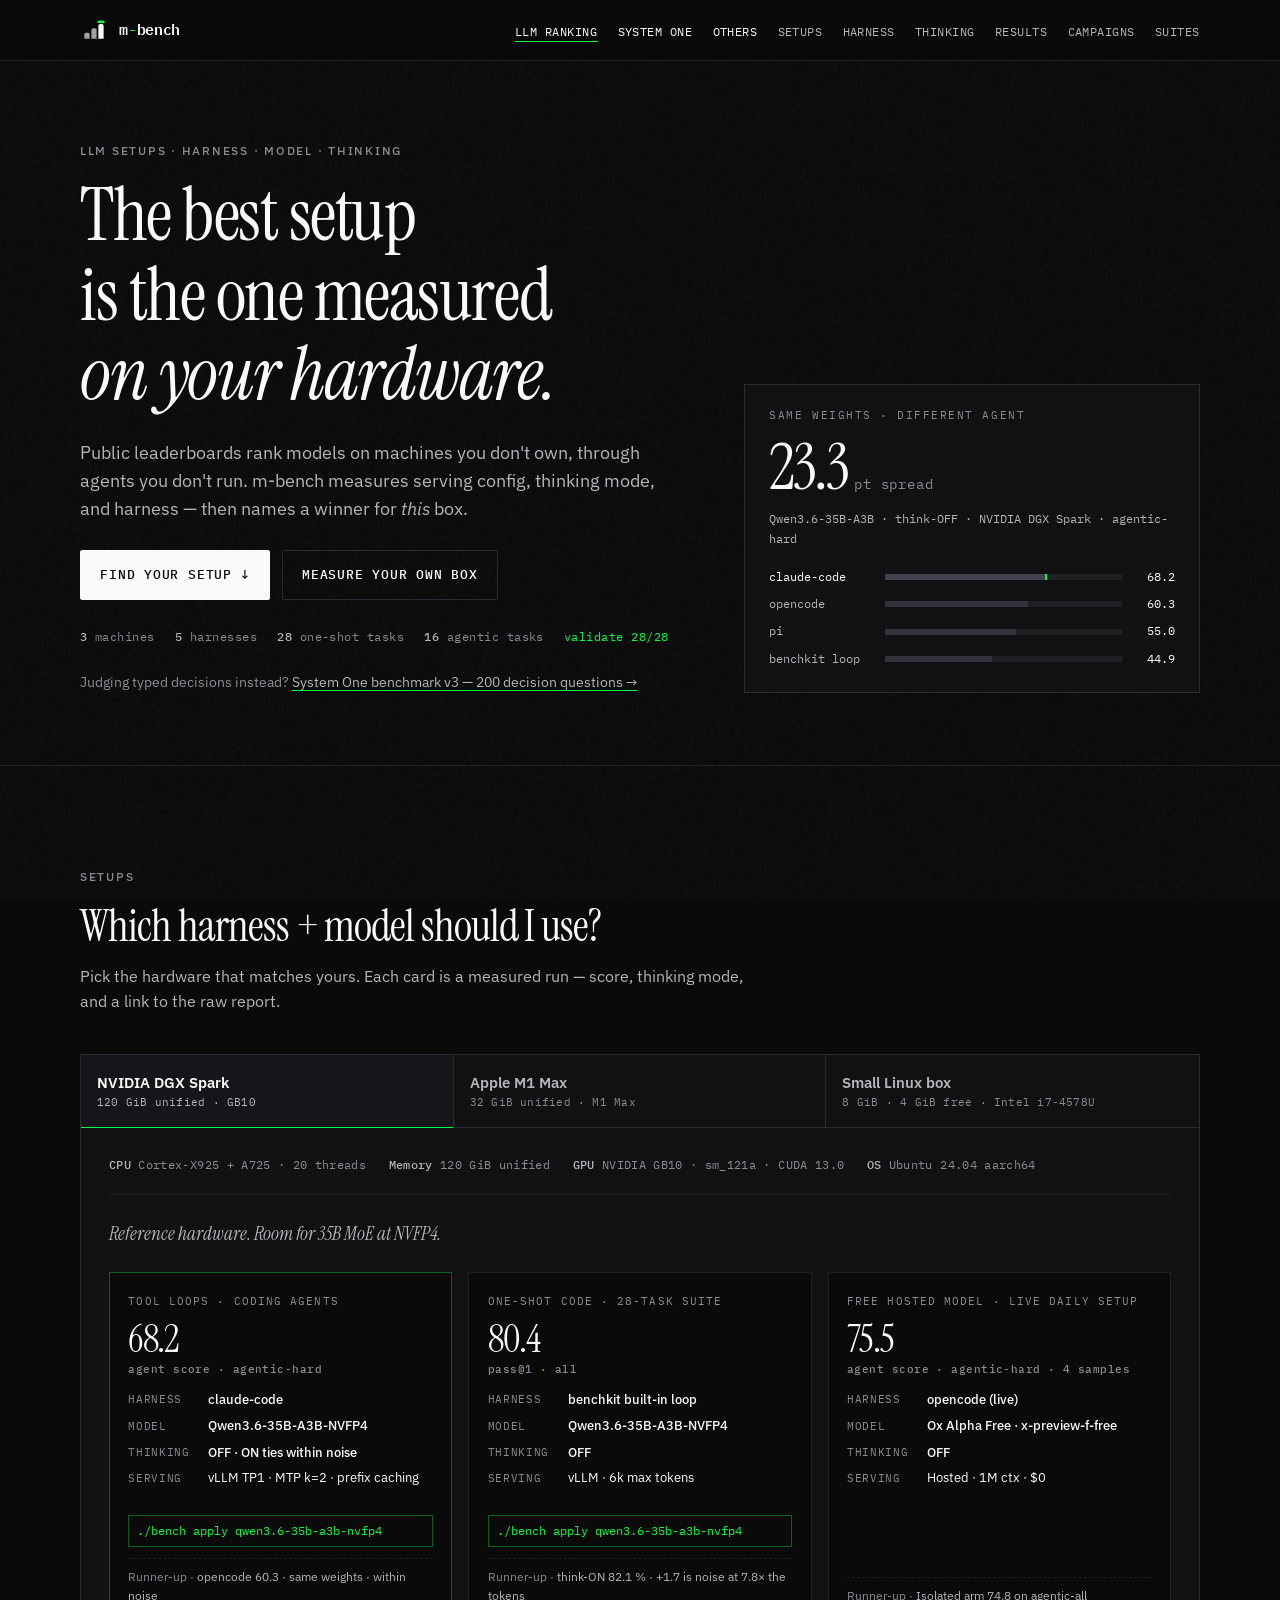
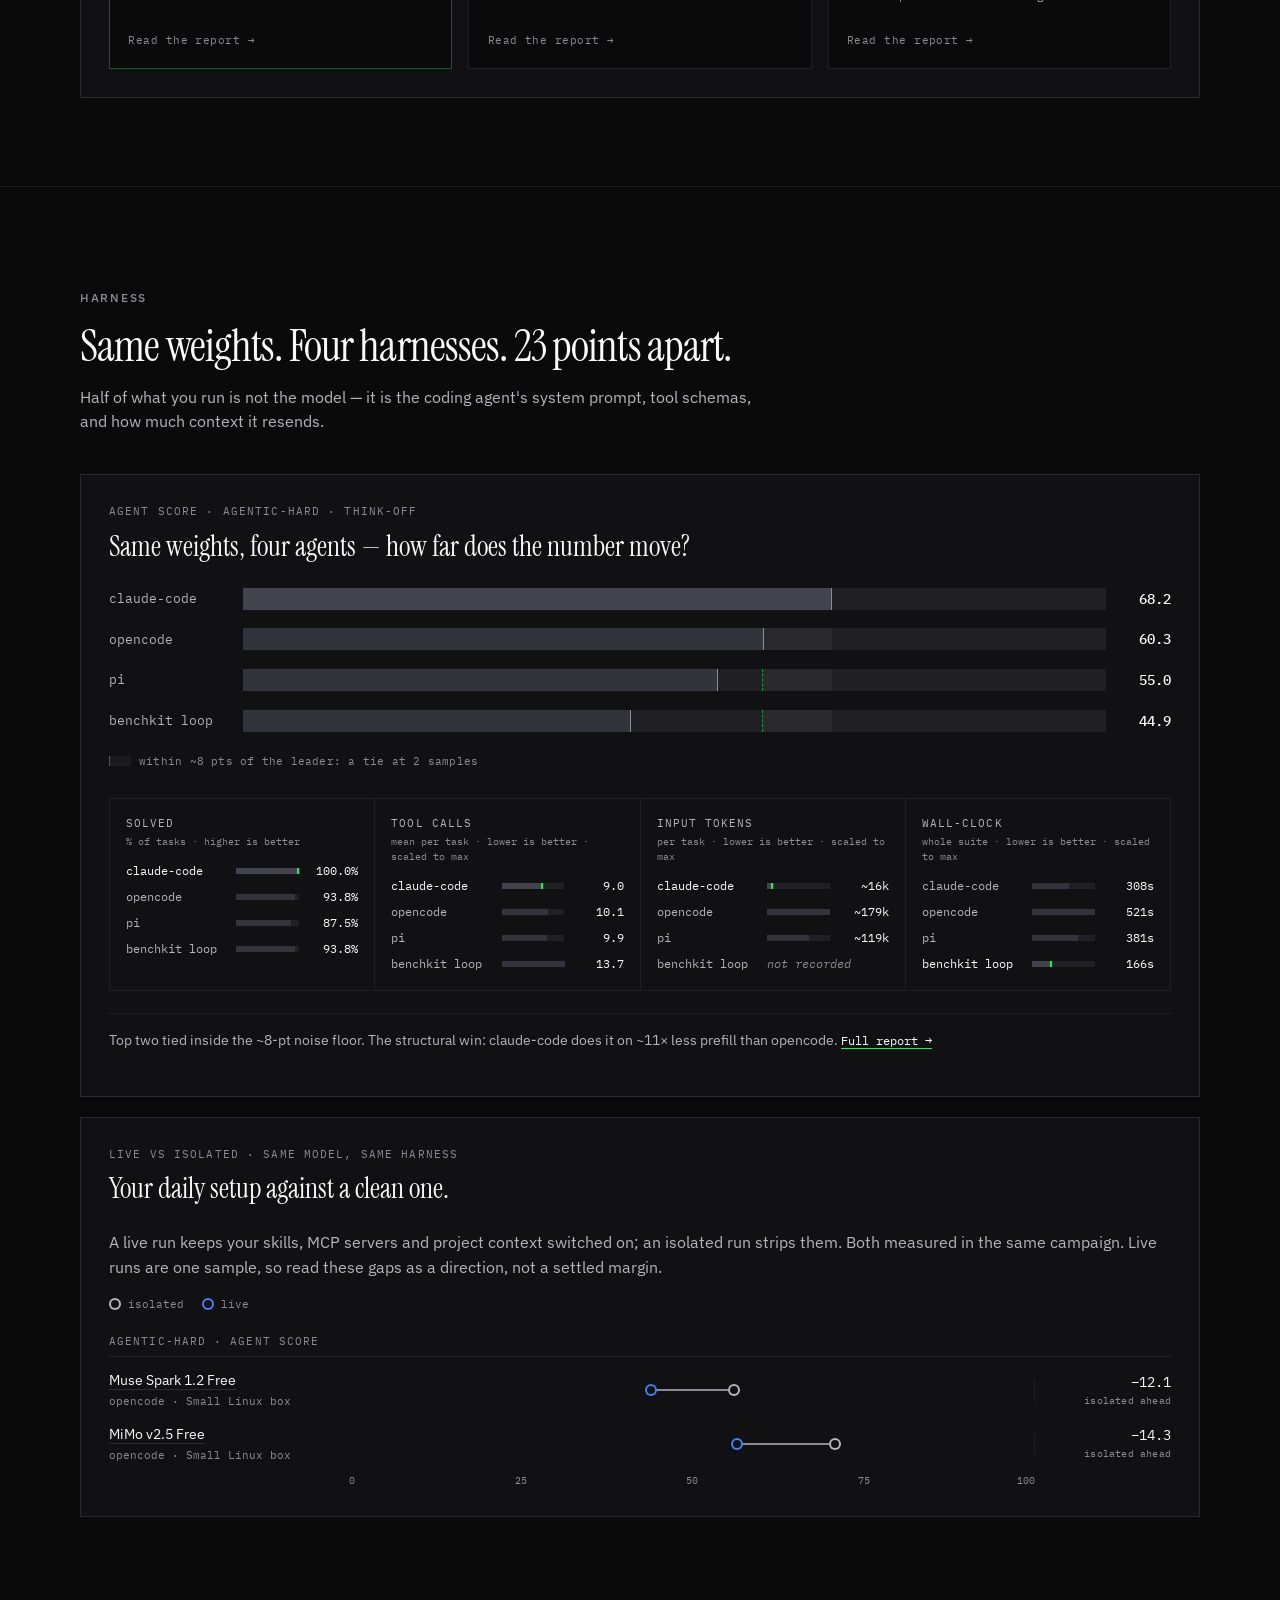
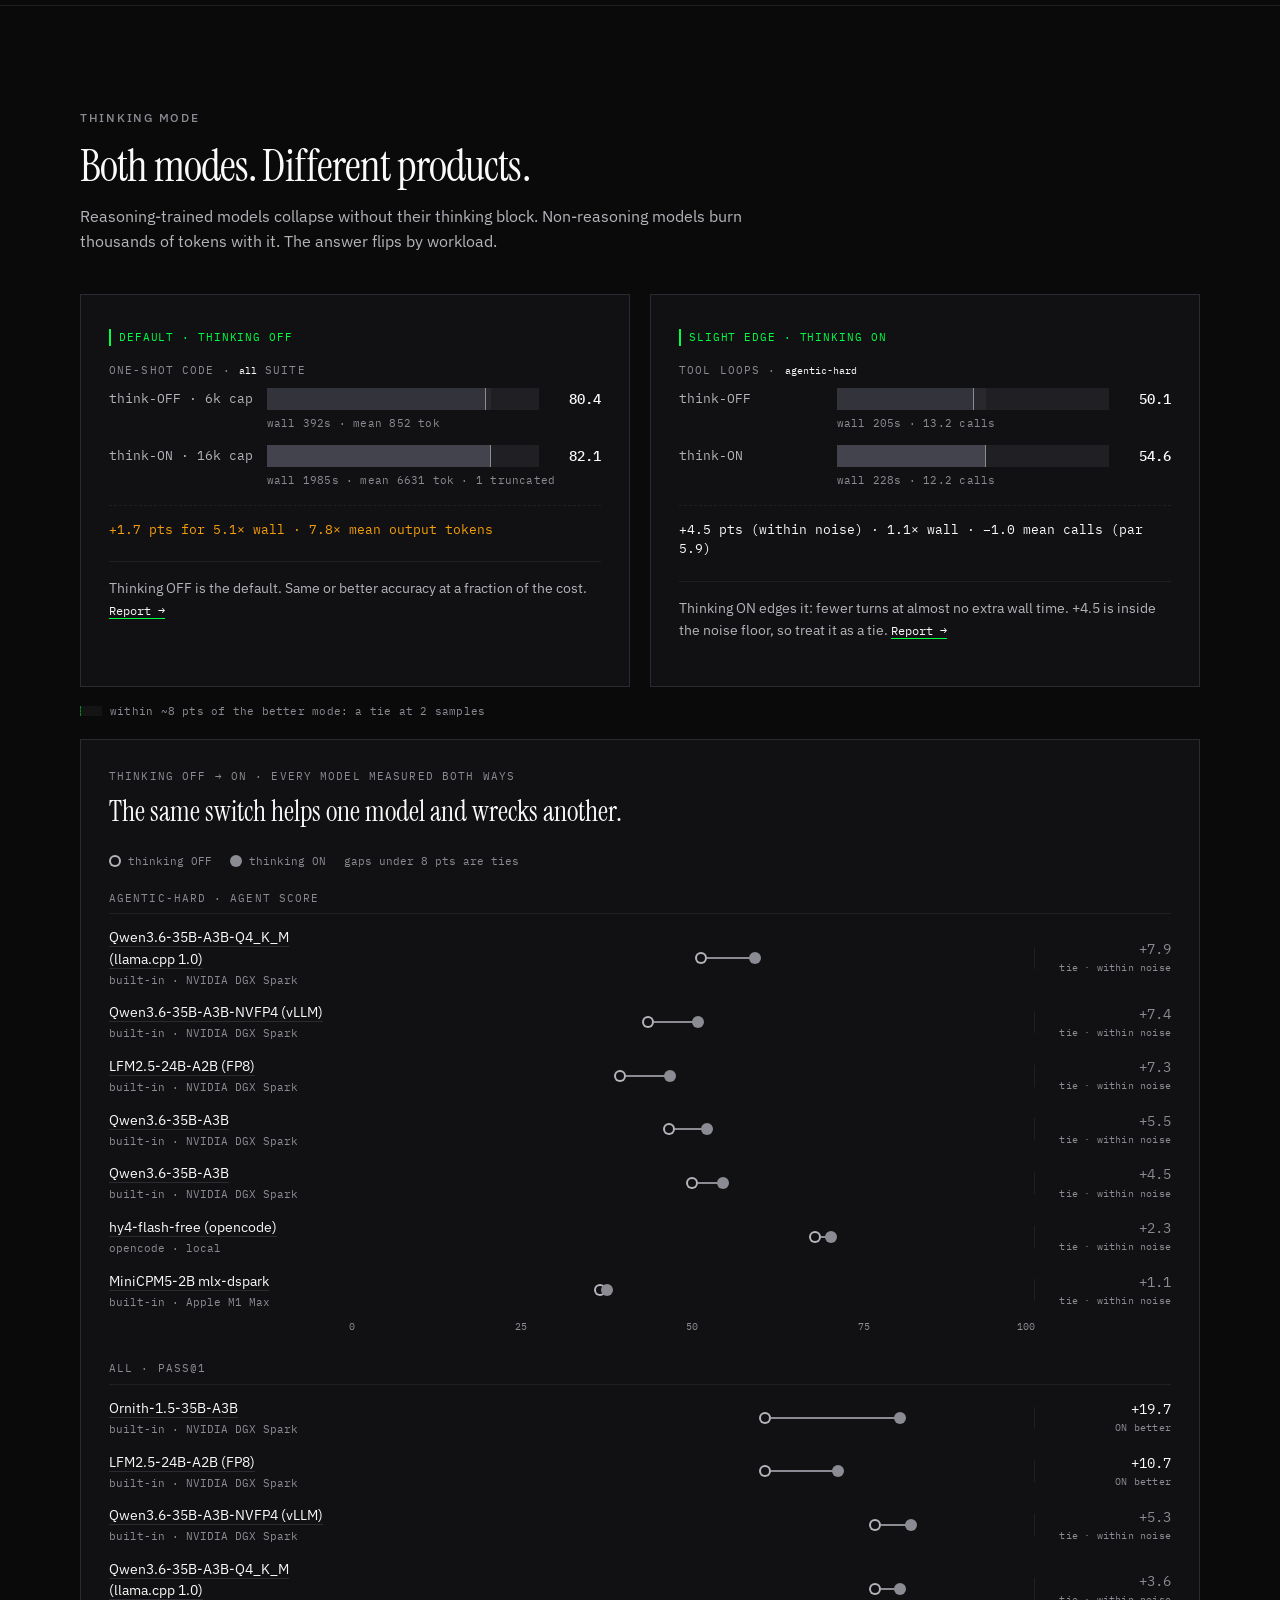
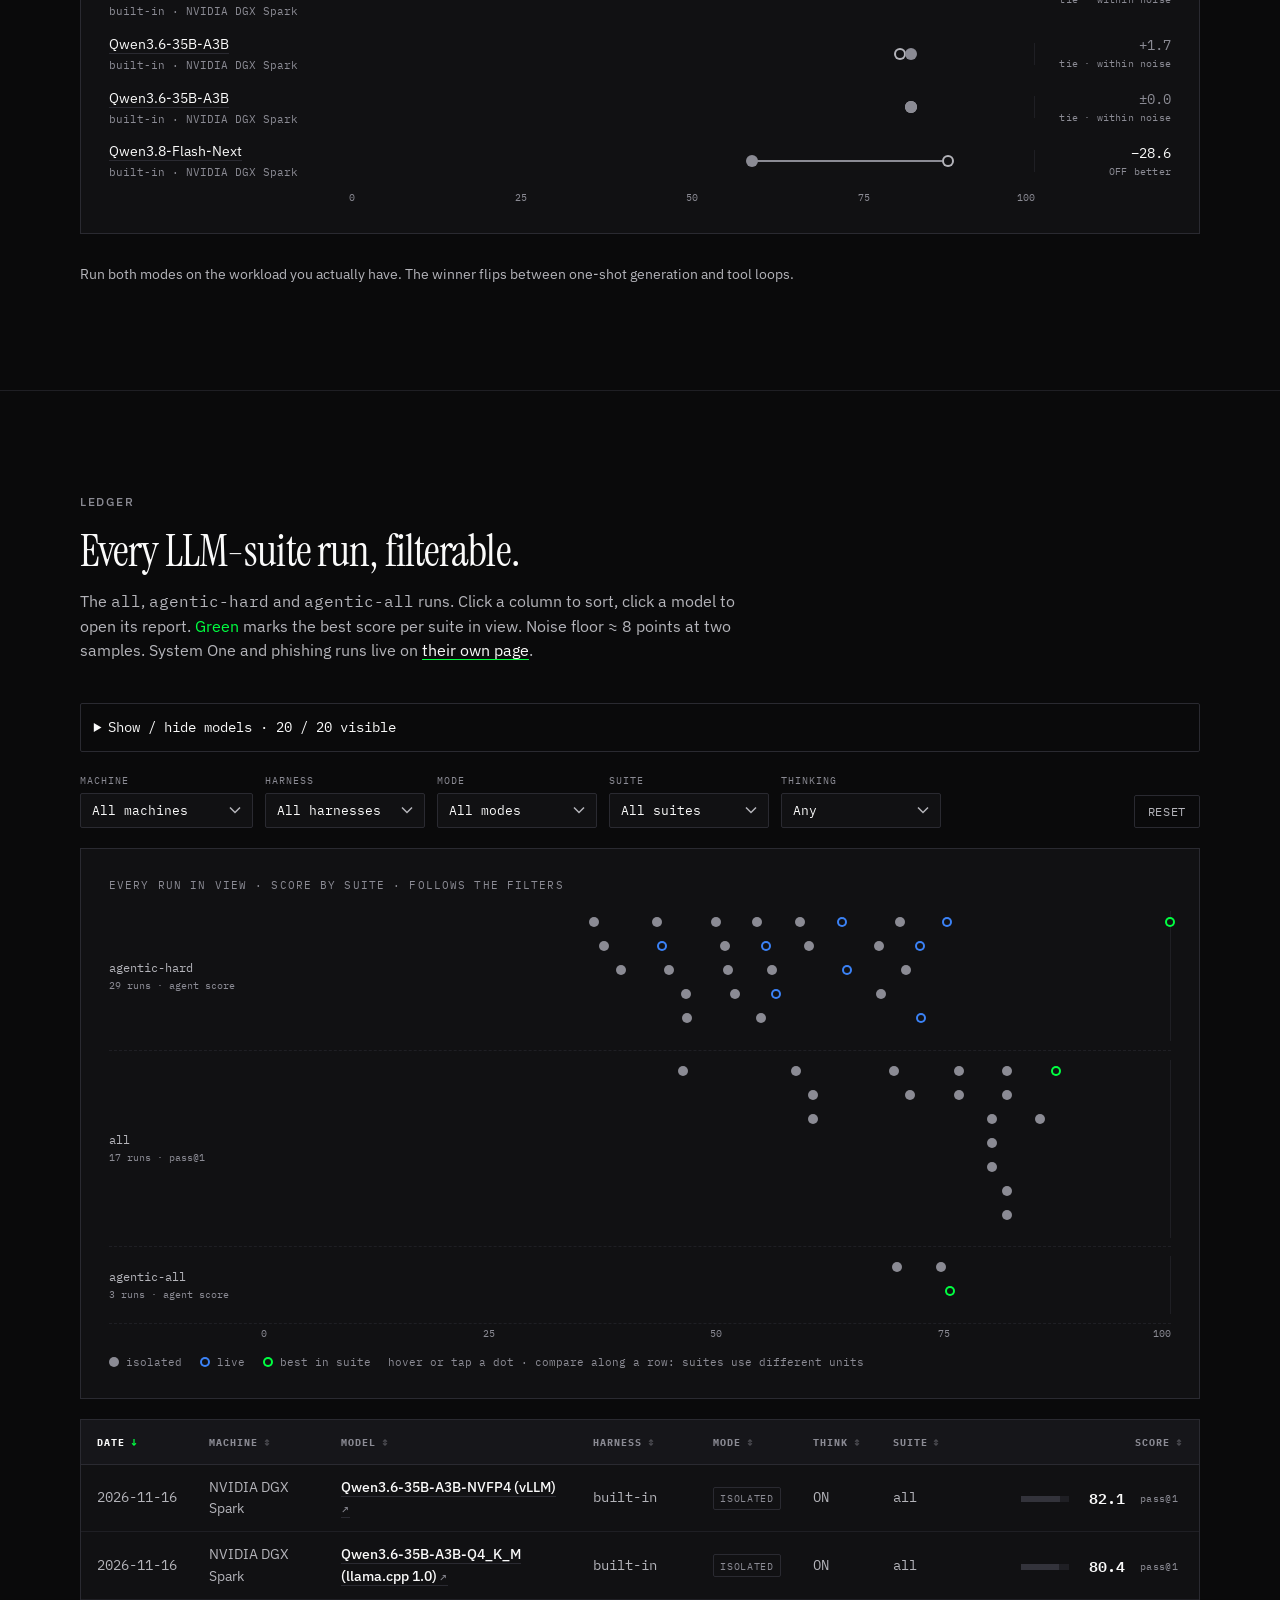
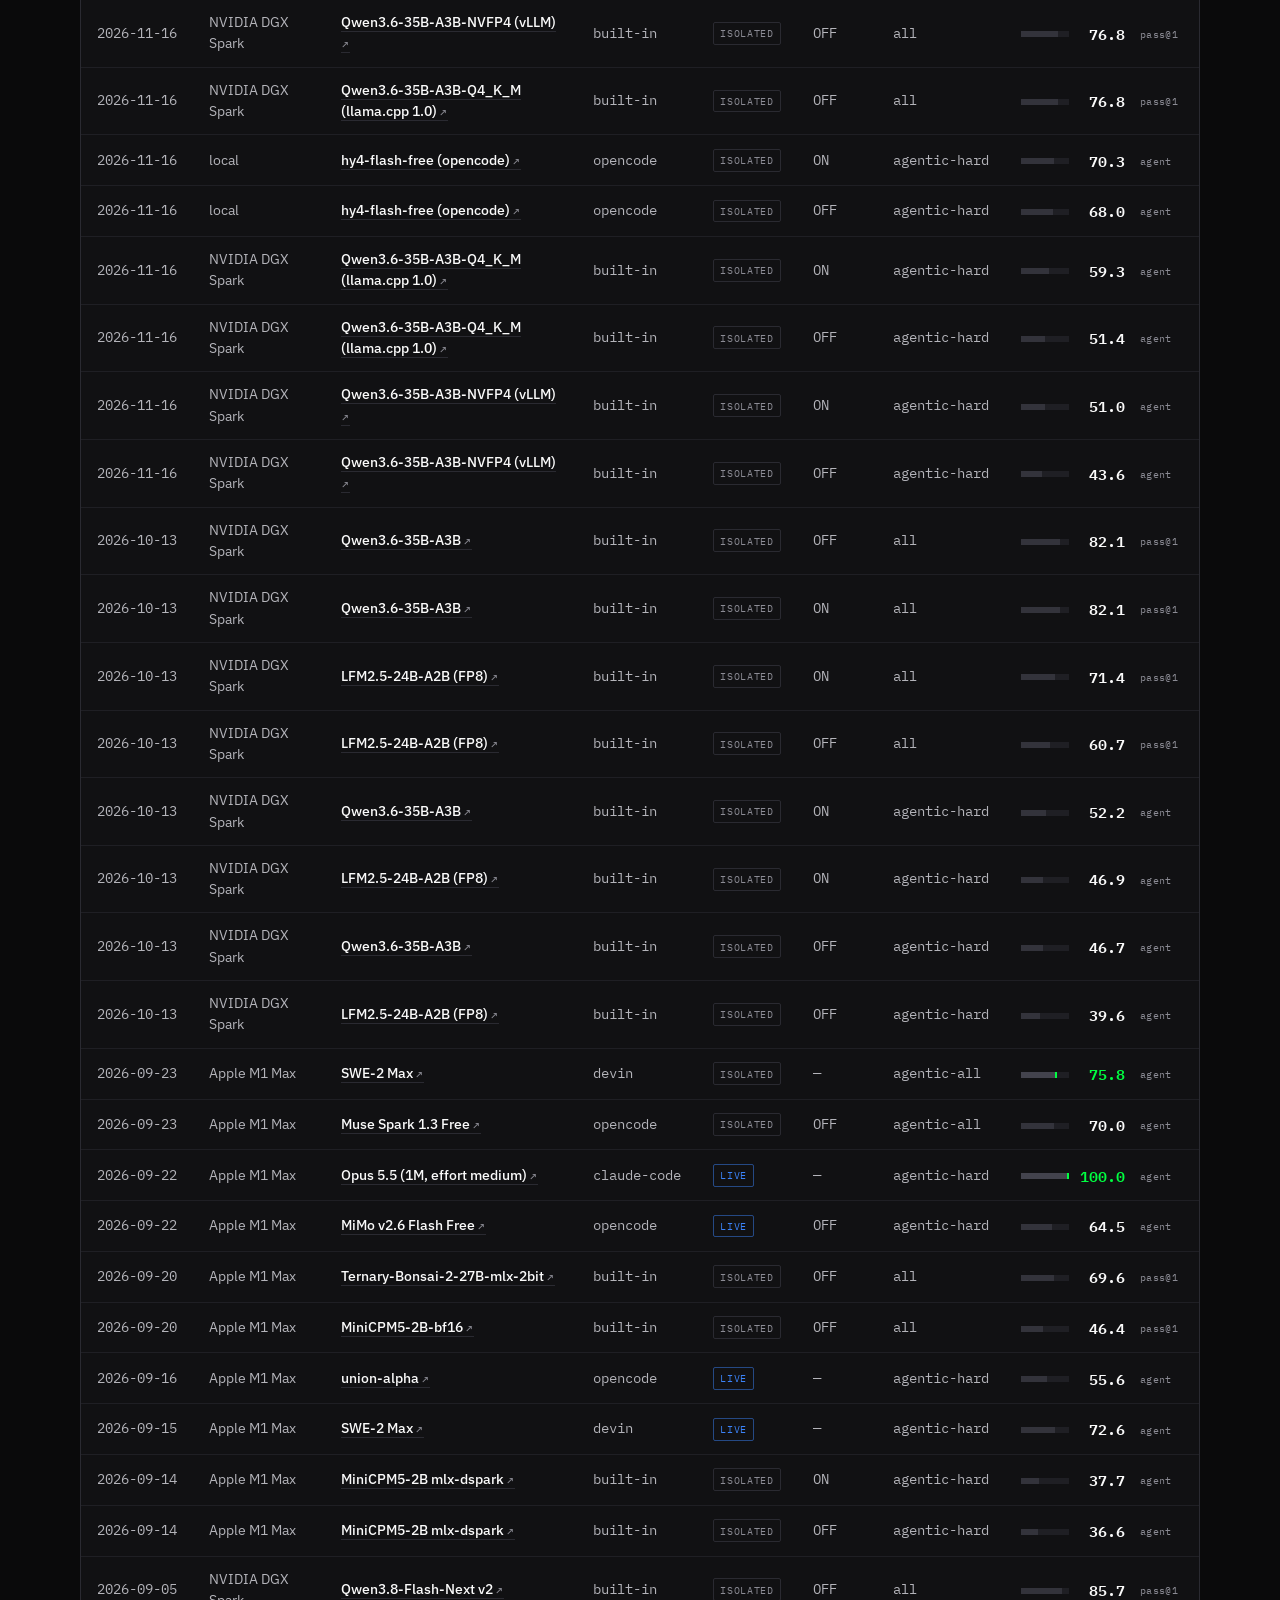
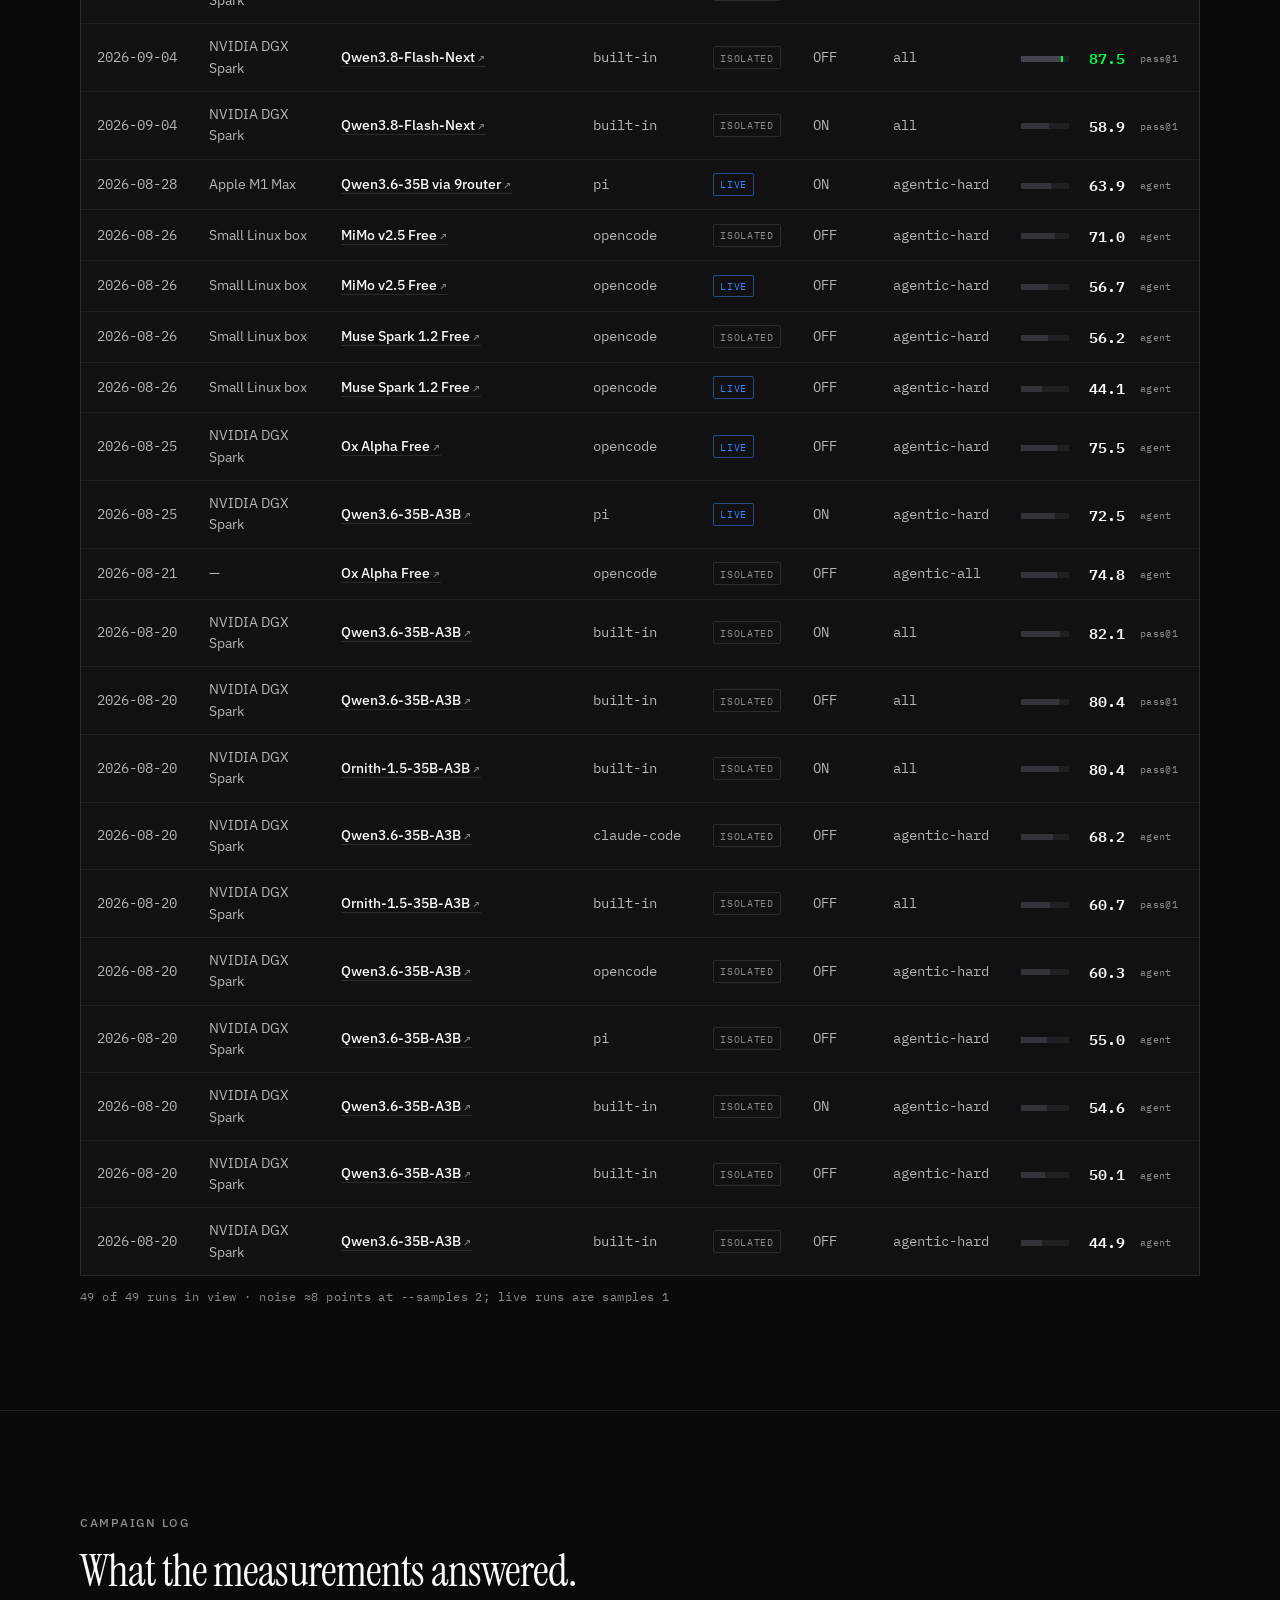
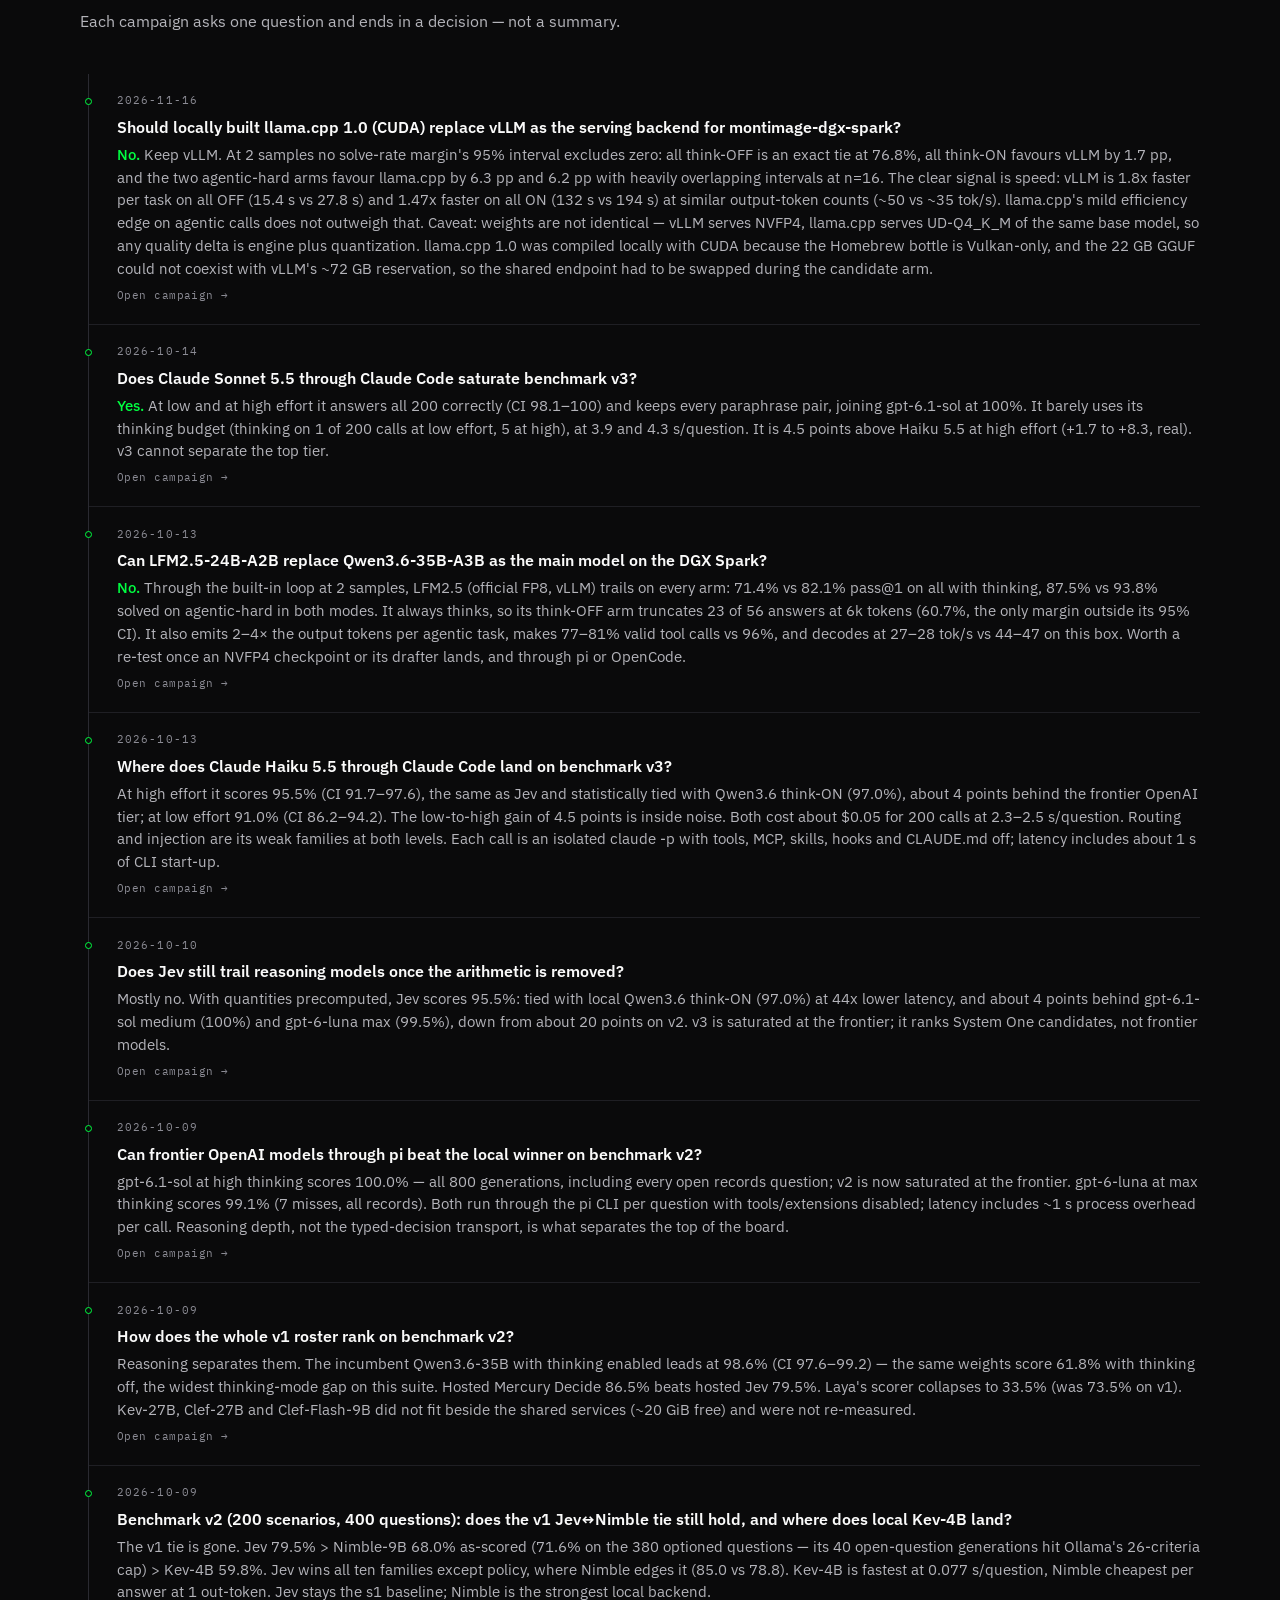
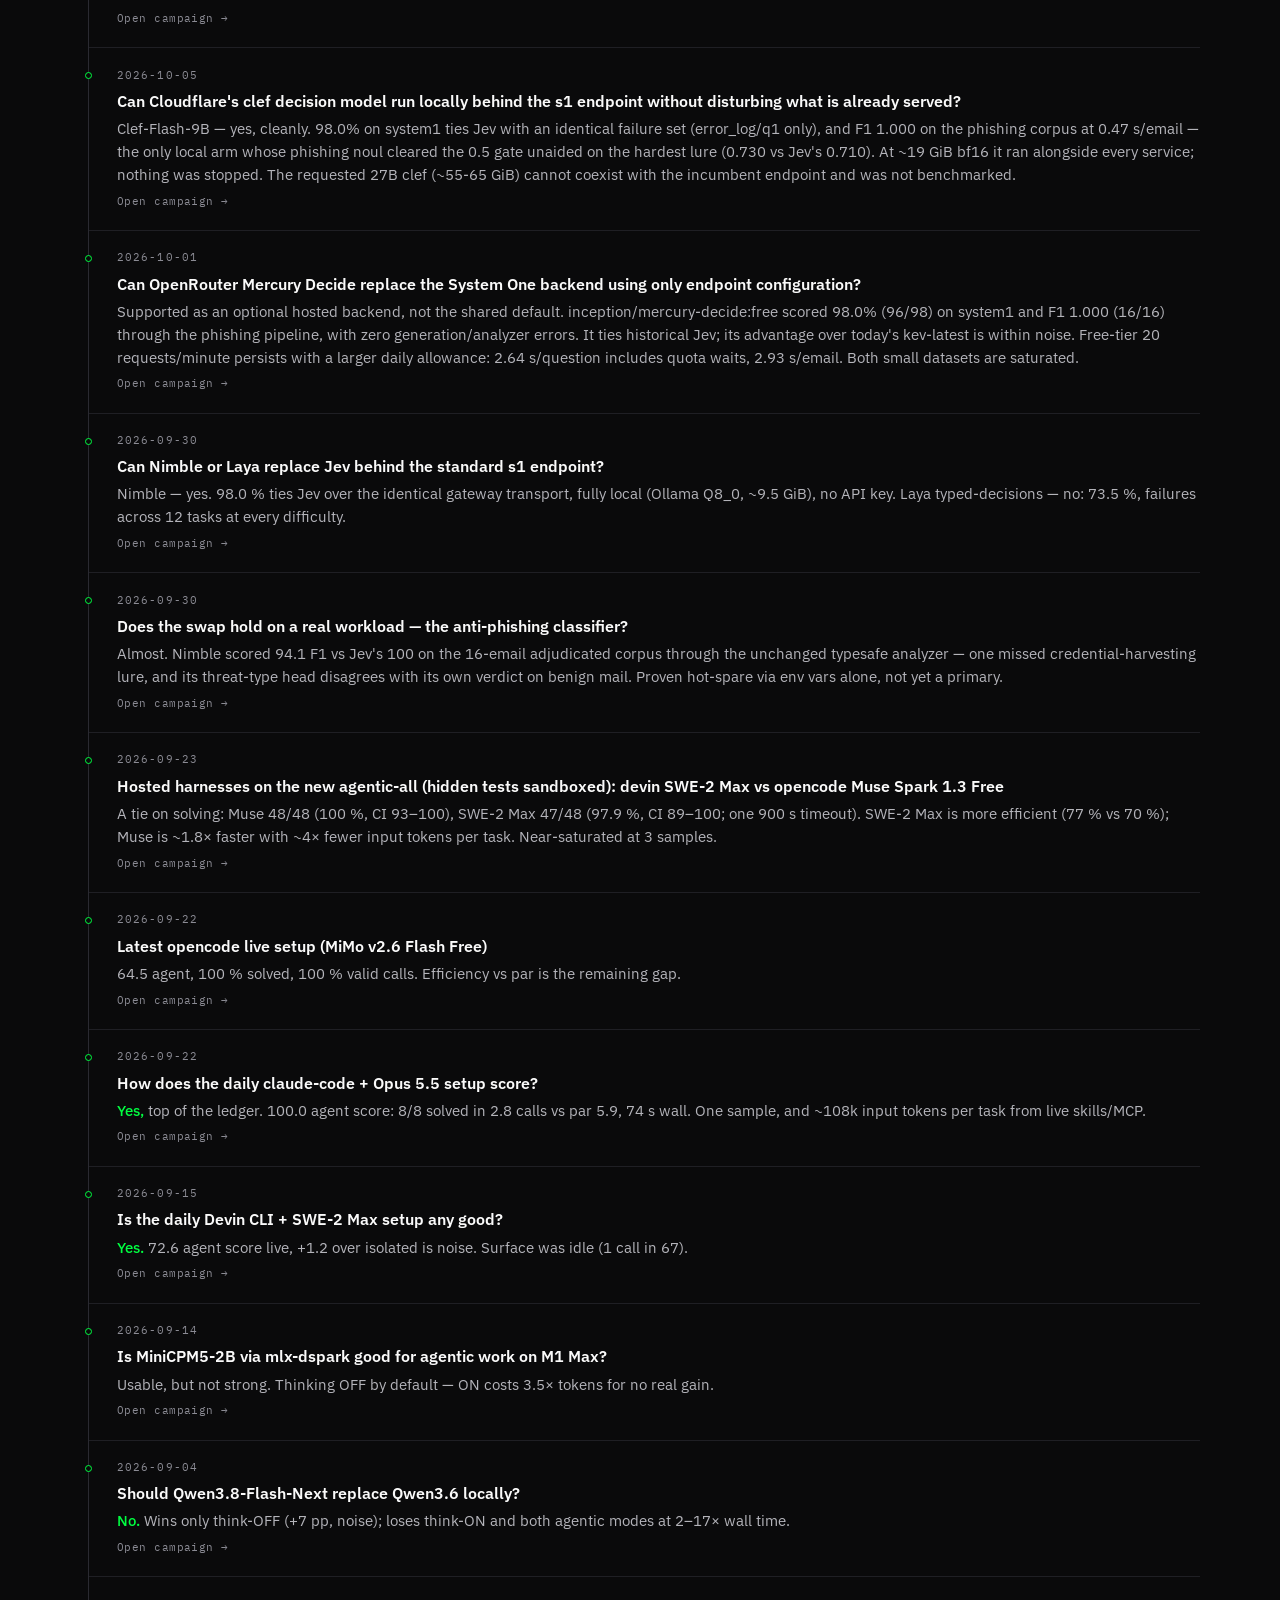
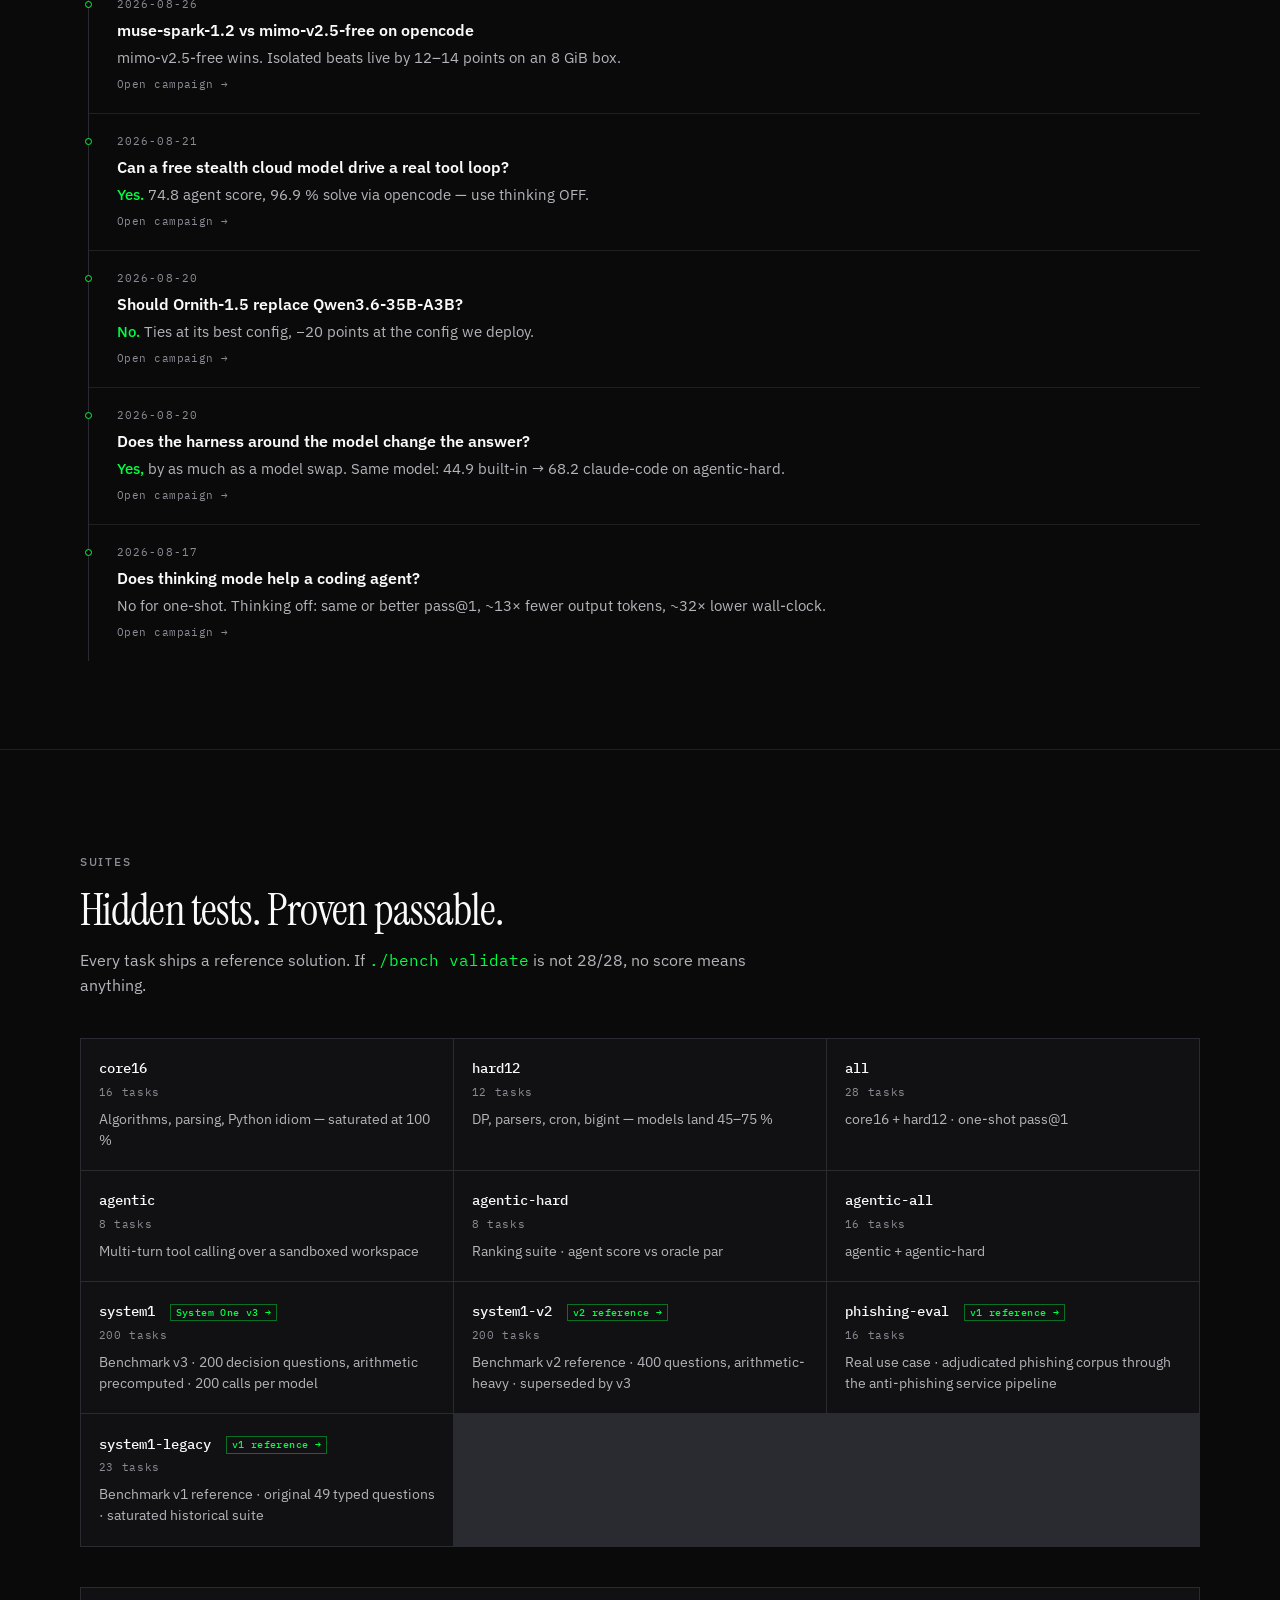
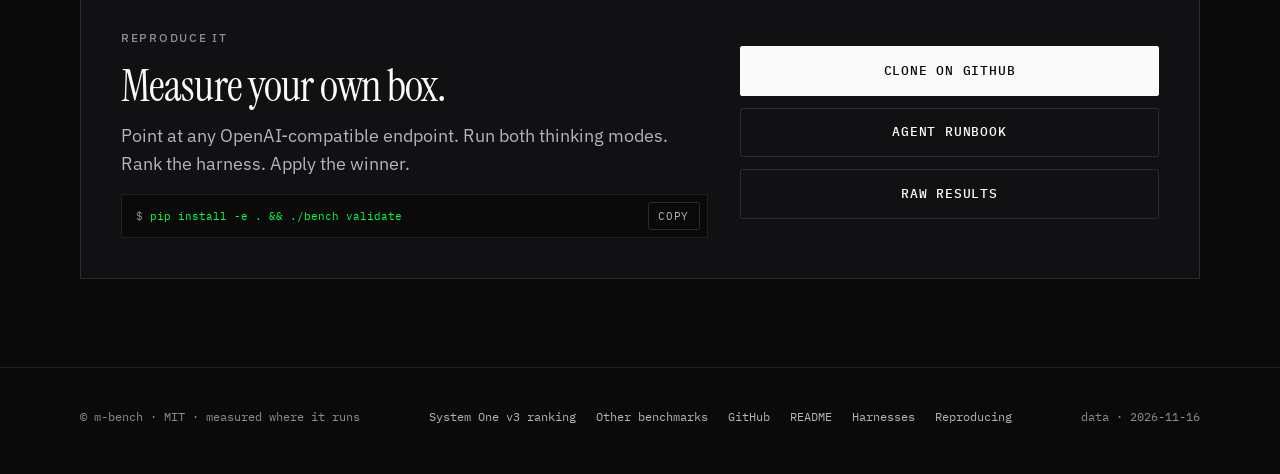
<file: docs/index.html>
<!DOCTYPE html>
<html lang="en">
<head>
  <meta charset="UTF-8" />
  <meta name="viewport" content="width=device-width, initial-scale=1" />
  <meta name="description" content="m-bench — LLM setups measured on your machine. Harness, model and thinking mode ranked on the hardware you actually have." />
  <title>m-bench — LLM setups: harness, model and thinking mode</title>
  <meta name="theme-color" content="#0A0A0B" />
  <meta property="og:type" content="website" />
  <meta property="og:title" content="m-bench — the best LLM setup is the one measured on your hardware" />
  <meta property="og:description" content="Harness, model, and thinking mode, measured on real machines. Same weights move 23 points depending on the agent around them." />
  <meta name="twitter:card" content="summary" />
  <link rel="icon" href="assets/favicon.svg" type="image/svg+xml" />
  <link rel="preconnect" href="https://fonts.googleapis.com" />
  <link rel="preconnect" href="https://fonts.gstatic.com" crossorigin />
  <link href="https://fonts.googleapis.com/css2?family=Instrument+Serif:ital@0;1&family=IBM+Plex+Mono:wght@400;500;600&family=IBM+Plex+Sans:ital,wght@0,400;0,500;0,600;1,400&display=swap" rel="stylesheet" />
  <link rel="stylesheet" href="assets/site.css" />
</head>
<body data-page="llm" data-suites="all,agentic-hard,agentic-all">
  <a class="skip-link" href="#main">Skip to content</a>

  <header class="nav">
    <div class="wrap nav-inner">
      <a class="brand" href="#top" aria-label="m-bench home">
        <img src="assets/logo-mark.svg" alt="" width="28" height="28" />
        <span class="brand-name">m<span>-</span>bench</span>
      </a>
      <button class="nav-toggle" type="button" aria-expanded="false" aria-controls="nav-menu" id="nav-toggle">Menu</button>
      <ul class="nav-links" id="nav-menu">
        <li><a class="nav-page" href="index.html" aria-current="page">LLM ranking</a></li>
        <li><a class="nav-page" href="system-one.html">System One</a></li>
        <li><a class="nav-page" href="others.html">Others</a></li>
        <li><a href="#recommend">Setups</a></li>
        <li><a href="#harness">Harness</a></li>
        <li><a href="#thinking">Thinking</a></li>
        <li><a href="#results">Results</a></li>
        <li><a href="#findings">Campaigns</a></li>
        <li><a href="#suites">Suites</a></li>
      </ul>
    </div>
  </header>

  <main id="main" tabindex="-1">
    <noscript><p class="wrap load-error">This page renders its results with JavaScript. The raw data is in <a href="data.json">data.json</a>.</p></noscript>
    <p class="wrap load-error" id="load-error" role="alert" hidden></p>

    <!-- HERO -->
    <section class="hero" id="top" aria-labelledby="hero-title">
      <div class="wrap">
        <div class="hero-grid">
          <div class="reveal">
            <p class="kicker">LLM setups · harness · model · thinking</p>
            <h1 id="hero-title">The best setup<br />is the one measured<br /><em>on your hardware.</em></h1>
            <p class="lead" style="margin-top:1.5rem;">
              Public leaderboards rank models on machines you don't own, through agents you don't run.
              m-bench measures serving config, thinking mode, and harness — then names a winner for <em>this</em> box.
            </p>
            <div class="hero-actions">
              <a class="btn btn-primary" href="#recommend">Find your setup ↓</a>
              <a class="btn btn-ghost" href="#suites">Measure your own box</a>
            </div>
            <div class="hero-meta">
              <span><strong>3</strong> machines</span>
              <span><strong>5</strong> harnesses</span>
              <span><strong>28</strong> one-shot tasks</span>
              <span><strong>16</strong> agentic tasks</span>
              <span class="volt">validate 28/28</span>
            </div>
            <p class="crosslink">Judging typed decisions instead? <a href="system-one.html">System One benchmark v3 — 200 decision questions →</a></p>
          </div>
          <aside class="gauge reveal" aria-labelledby="gauge-label">
            <div class="gauge-label" id="gauge-label">Same weights · different agent</div>
            <div class="gauge-score" id="gauge-score">—<span class="unit">pt spread</span></div>
            <div class="gauge-sub" id="gauge-sub">agentic-hard · think-OFF</div>
            <div class="gauge-rows" id="gauge-rows"></div>
          </aside>
        </div>
      </div>
    </section>

    <!-- MACHINE RECOMMENDER -->
    <section id="recommend" aria-labelledby="rec-title">
      <div class="wrap">
        <header class="section-head">
          <p class="kicker">Setups</p>
          <h2 id="rec-title">Which harness + model should I use?</h2>
          <p>Pick the hardware that matches yours. Each card is a measured run — score, thinking mode, and a link to the raw report.</p>
        </header>

        <div class="machine-tabs" role="tablist" aria-label="Select your machine" id="machine-tabs"></div>
        <div class="machine-panel" id="machine-panel" role="tabpanel" tabindex="0"></div>
      </div>
    </section>

    <!-- HARNESS IMPACT -->
    <section id="harness" aria-labelledby="harness-title">
      <div class="wrap">
        <header class="section-head">
          <p class="kicker">Harness</p>
          <h2 id="harness-title">Same weights. Four harnesses. 23 points apart.</h2>
          <p>Half of what you run is not the model — it is the coding agent's system prompt, tool schemas, and how much context it resends.</p>
        </header>

        <div class="chart-block">
          <div class="chart-title">Agent score · agentic-hard · think-OFF</div>
          <p class="chart-question" id="harness-question"></p>
          <div class="bar-rows" id="harness-bars" role="list" aria-label="Agent score by harness, 0 to 100"></div>
          <p class="bar-legend" aria-hidden="true"><i></i> within ~8 pts of the leader: a tie at 2 samples</p>
          <div class="multiples" id="harness-multiples"></div>
          <p class="chart-note" id="harness-note"></p>
        </div>

        <div class="chart-block" id="mode-block" hidden>
          <div class="chart-title">Live vs isolated · same model, same harness</div>
          <p class="chart-question">Your daily setup against a clean one.</p>
          <p>A live run keeps your skills, MCP servers and project context switched on; an isolated run strips them. Both measured in the same campaign. Live runs are one sample, so read these gaps as a direction, not a settled margin.</p>
          <div class="db-legend" aria-hidden="true">
            <span><i class="dot hollow"></i> isolated</span>
            <span><i class="dot live"></i> live</span>
          </div>
          <div id="mode-dumbbells"></div>
        </div>
      </div>
    </section>

    <!-- THINKING -->
    <section id="thinking" aria-labelledby="think-title">
      <div class="wrap">
        <header class="section-head">
          <p class="kicker">Thinking mode</p>
          <h2 id="think-title">Both modes. Different products.</h2>
          <p>Reasoning-trained models collapse without their thinking block. Non-reasoning models burn thousands of tokens with it. The answer flips by workload.</p>
        </header>

        <div class="split-2">
          <div class="chart-block">
            <span class="verdict yes">Default · thinking OFF</span>
            <div class="chart-title" id="oneshot-title"></div>
            <div class="bar-rows" id="oneshot-bars" role="list" aria-label="One-shot pass@1 by thinking mode, 0 to 100"></div>
            <p class="delta cost" id="oneshot-delta"></p>
            <p class="chart-note" id="oneshot-report"></p>
          </div>
          <div class="chart-block">
            <span class="verdict yes">Slight edge · thinking ON</span>
            <div class="chart-title" id="tool-title"></div>
            <div class="bar-rows" id="tool-bars" role="list" aria-label="Agent score by thinking mode, 0 to 100"></div>
            <p class="delta" id="tool-delta"></p>
            <p class="chart-note" id="tool-report"></p>
          </div>
        </div>
        <p class="bar-legend" aria-hidden="true"><i></i> within ~8 pts of the better mode: a tie at 2 samples</p>

        <div class="chart-block" id="think-block" style="margin-top:1.25rem;" hidden>
          <div class="chart-title">Thinking OFF → ON · every model measured both ways</div>
          <p class="chart-question">The same switch helps one model and wrecks another.</p>
          <div class="db-legend" aria-hidden="true">
            <span><i class="dot hollow"></i> thinking OFF</span>
            <span><i class="dot"></i> thinking ON</span>
            <span>gaps under 8 pts are ties</span>
          </div>
          <div id="think-dumbbells"></div>
        </div>
        <p class="chart-note" id="think-lesson" style="border:none;padding-top:0.5rem;"></p>
      </div>
    </section>

    <!-- RESULTS EXPLORER -->
    <section id="results" aria-labelledby="results-title">
      <div class="wrap">
        <header class="section-head">
          <p class="kicker">Ledger</p>
          <h2 id="results-title">Every LLM-suite run, filterable.</h2>
          <p>The <span class="mono">all</span>, <span class="mono">agentic-hard</span> and <span class="mono">agentic-all</span> runs.
            Click a column to sort, click a model to open its report. <span class="volt">Green</span> marks the best score per suite in view.
            Noise floor ≈ 8 points at two samples. System One and phishing runs live on <a href="system-one.html">their own page</a>.</p>
        </header>

        <details class="model-picker" data-model-picker></details>
        <div class="filters" role="search" aria-label="Filter results">
          <div class="filter-field">
            <label for="f-machine">Machine</label>
            <select id="f-machine"><option value="">All machines</option></select>
          </div>
          <div class="filter-field">
            <label for="f-harness">Harness</label>
            <select id="f-harness"><option value="">All harnesses</option></select>
          </div>
          <div class="filter-field">
            <label for="f-mode">Mode</label>
            <select id="f-mode">
              <option value="">All modes</option>
              <option value="isolated">Isolated</option>
              <option value="live">Live</option>
            </select>
          </div>
          <div class="filter-field">
            <label for="f-suite">Suite</label>
            <select id="f-suite"><option value="">All suites</option></select>
          </div>
          <div class="filter-field">
            <label for="f-thinking">Thinking</label>
            <select id="f-thinking">
              <option value="">Any</option>
              <option value="ON">ON</option>
              <option value="OFF">OFF</option>
            </select>
          </div>
          <button type="button" class="filter-reset" id="f-reset">Reset</button>
        </div>

        <div class="chart-block strip" id="strip" aria-labelledby="strip-title">
          <div class="chart-title" id="strip-title">Every run in view · score by suite · follows the filters</div>
          <div id="strip-rows"></div>
          <div class="strip-legend" aria-hidden="true">
            <span><i class="dot"></i> isolated</span>
            <span><i class="dot live"></i> live</span>
            <span><i class="dot best"></i> best in suite</span>
            <span>hover or tap a dot · compare along a row: suites use different units</span>
          </div>
          <div class="strip-tip" id="strip-tip" role="tooltip" hidden></div>
        </div>

        <div class="table-wrap">
          <table class="results" id="results-table" role="table">
            <thead role="rowgroup">
              <tr role="row">
                <th scope="col" role="columnheader" data-key="date" aria-sort="descending"><button type="button" class="sort">Date</button></th>
                <th scope="col" role="columnheader" data-key="machine"><button type="button" class="sort">Machine</button></th>
                <th scope="col" role="columnheader" data-key="model"><button type="button" class="sort">Model</button></th>
                <th scope="col" role="columnheader" data-key="harness"><button type="button" class="sort">Harness</button></th>
                <th scope="col" role="columnheader" data-key="mode"><button type="button" class="sort">Mode</button></th>
                <th scope="col" role="columnheader" data-key="thinking"><button type="button" class="sort">Think</button></th>
                <th scope="col" role="columnheader" data-key="suite"><button type="button" class="sort">Suite</button></th>
                <th scope="col" role="columnheader" class="num" data-key="score"><button type="button" class="sort">Score</button></th>
              </tr>
            </thead>
            <tbody id="results-body" role="rowgroup"></tbody>
          </table>
          <div class="table-empty" id="results-empty" hidden>
            No runs match these filters. <button type="button" id="empty-reset">Clear filters</button>
          </div>
        </div>
        <p class="result-count" id="result-count"></p>
      </div>
    </section>

    <!-- FINDINGS -->
    <section id="findings" aria-labelledby="findings-title">
      <div class="wrap">
        <header class="section-head">
          <p class="kicker">Campaign log</p>
          <h2 id="findings-title">What the measurements answered.</h2>
          <p>Each campaign asks one question and ends in a decision — not a summary.</p>
        </header>
        <div class="campaign-list" id="campaign-list"></div>
      </div>
    </section>

    <!-- SUITES + CTA -->
    <section id="suites" aria-labelledby="suites-title">
      <div class="wrap">
        <header class="section-head">
          <p class="kicker">Suites</p>
          <h2 id="suites-title">Hidden tests. Proven passable.</h2>
          <p>Every task ships a reference solution. If <span class="mono volt">./bench validate</span> is not 28/28, no score means anything.</p>
        </header>
        <div class="suite-grid" id="suite-grid"></div>

        <div class="cta-band" id="run-it" style="margin-top:2.5rem;">
          <div>
            <p class="kicker">Reproduce it</p>
            <h2>Measure your own box.</h2>
            <p class="lead">Point at any OpenAI-compatible endpoint. Run both thinking modes. Rank the harness. Apply the winner.</p>
            <div class="cmd" style="margin-top:1rem;"><code id="cmd-text">pip install -e . &amp;&amp; ./bench validate</code><button type="button" class="copy-btn" id="copy-cmd">Copy</button></div>
          </div>
          <div class="cta-actions">
            <a class="btn btn-primary" href="https://github.com/luongnv89/m-bench" rel="noopener">Clone on GitHub</a>
            <a class="btn btn-ghost" href="https://github.com/luongnv89/m-bench/blob/main/AGENTS.md" rel="noopener">Agent runbook</a>
            <a class="btn btn-ghost" href="https://github.com/luongnv89/m-bench/tree/main/results" rel="noopener">Raw results</a>
          </div>
        </div>
      </div>
    </section>
  </main>

  <footer>
    <div class="wrap footer-inner">
      <div>© m-bench · MIT · measured where it runs</div>
      <div class="footer-links">
        <a href="system-one.html">System One v3 ranking</a>
        <a href="others.html">Other benchmarks</a>
        <a href="https://github.com/luongnv89/m-bench" rel="noopener">GitHub</a>
        <a href="https://github.com/luongnv89/m-bench/blob/main/README.md" rel="noopener">README</a>
        <a href="https://github.com/luongnv89/m-bench/blob/main/docs/HARNESSES.md" rel="noopener">Harnesses</a>
        <a href="https://github.com/luongnv89/m-bench/blob/main/docs/REPRODUCING.md" rel="noopener">Reproducing</a>
      </div>
      <div id="data-stamp">data · loading…</div>
    </div>
  </footer>

  <script src="assets/site.js"></script>
</body>
</html>
</file>
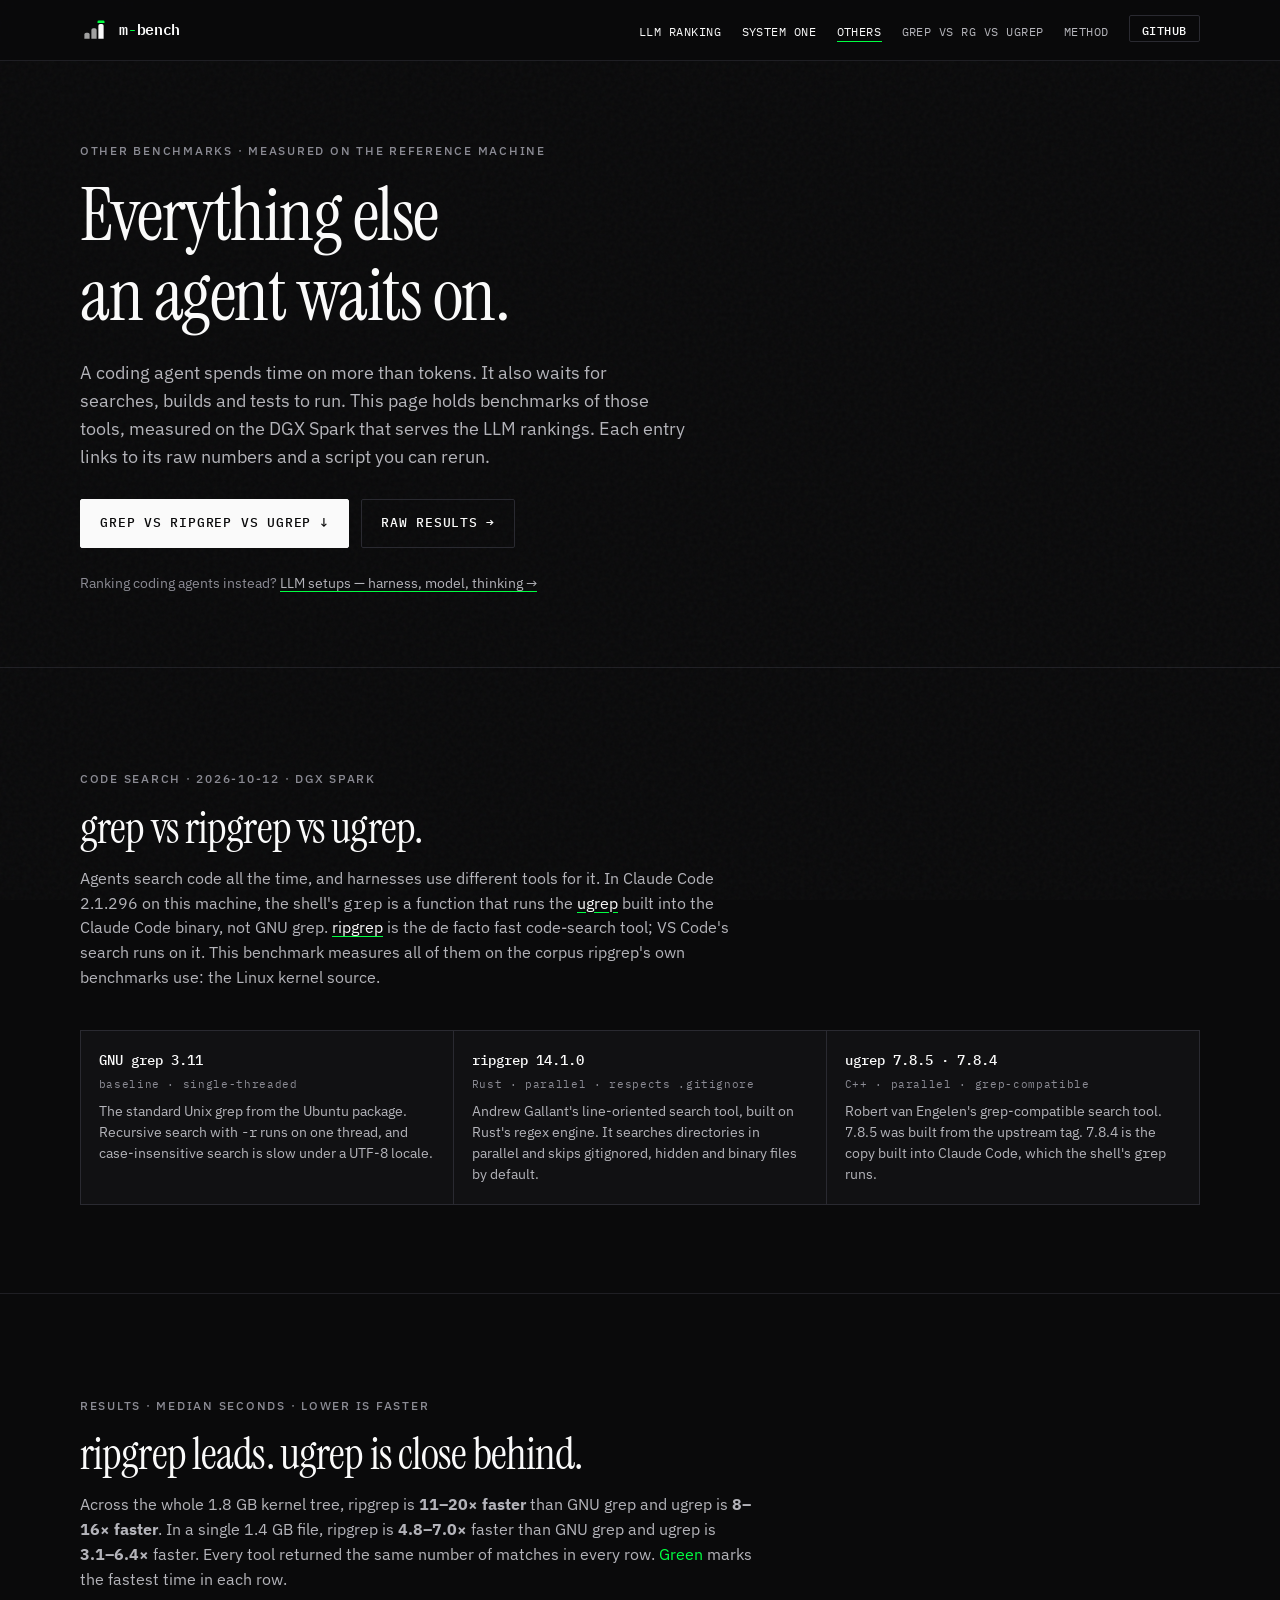
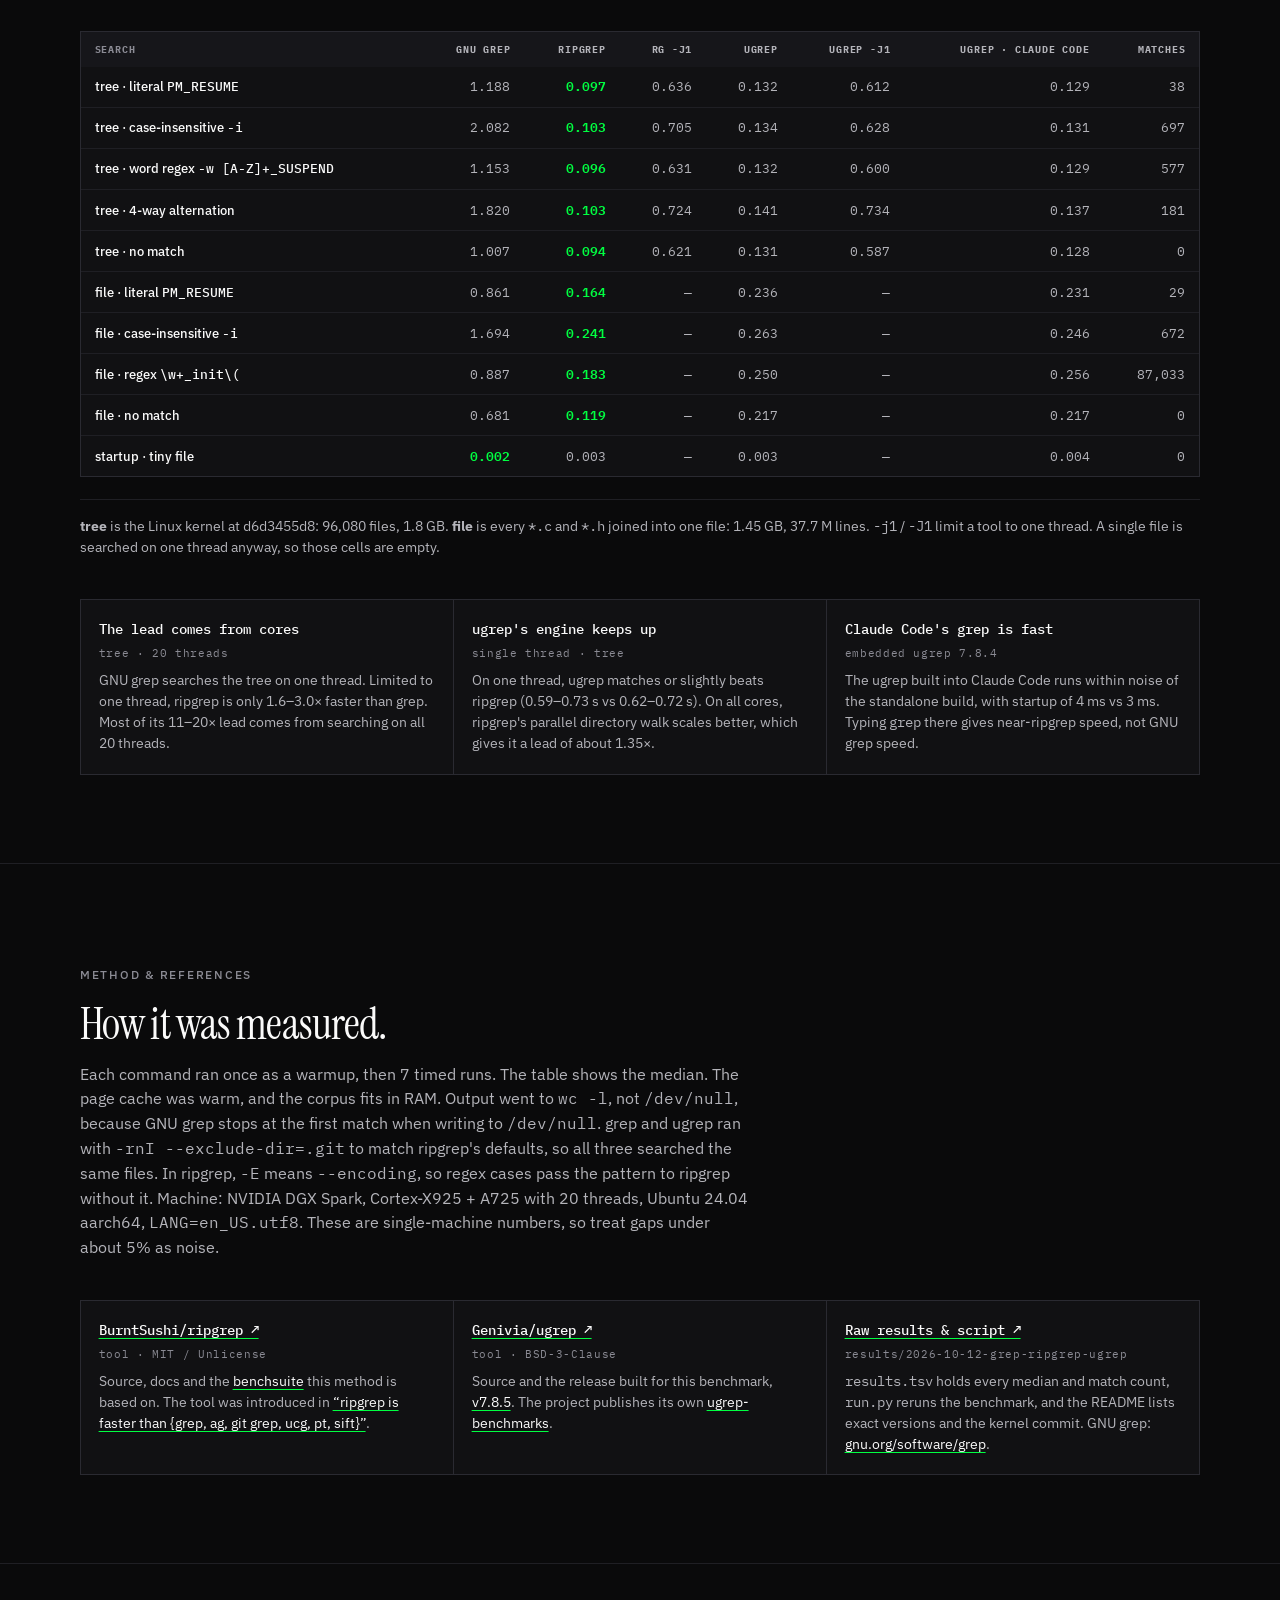
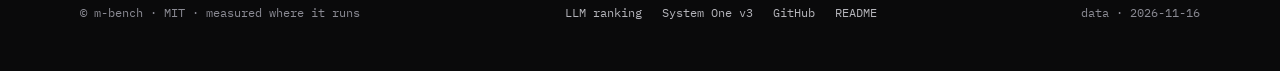
<file: docs/others.html>
<!DOCTYPE html>
<html lang="en">
<head>
  <meta charset="UTF-8" />
  <meta name="viewport" content="width=device-width, initial-scale=1" />
  <meta name="description" content="Other benchmarks measured on the m-bench reference machine. GNU grep vs ripgrep vs ugrep on the Linux kernel source, DGX Spark, October 2026." />
  <title>m-bench — Other benchmarks</title>
  <meta name="theme-color" content="#0A0A0B" />
  <meta property="og:type" content="website" />
  <meta property="og:title" content="m-bench — Other benchmarks" />
  <meta property="og:description" content="GNU grep vs ripgrep vs ugrep on the Linux kernel: ripgrep 11–20× faster than grep across the tree, ugrep close behind." />
  <meta name="twitter:card" content="summary" />
  <link rel="icon" href="assets/favicon.svg" type="image/svg+xml" />
  <link rel="preconnect" href="https://fonts.googleapis.com" />
  <link rel="preconnect" href="https://fonts.gstatic.com" crossorigin />
  <link href="https://fonts.googleapis.com/css2?family=Instrument+Serif:ital@0;1&family=IBM+Plex+Mono:wght@400;500;600&family=IBM+Plex+Sans:ital,wght@0,400;0,500;0,600;1,400&display=swap" rel="stylesheet" />
  <link rel="stylesheet" href="assets/site.css" />
</head>
<body data-page="others">
  <a class="skip-link" href="#main">Skip to content</a>

  <header class="nav">
    <div class="wrap nav-inner">
      <a class="brand" href="index.html" aria-label="m-bench home">
        <img src="assets/logo-mark.svg" alt="" width="28" height="28" />
        <span class="brand-name">m<span>-</span>bench</span>
      </a>
      <button class="nav-toggle" type="button" aria-expanded="false" aria-controls="nav-menu" id="nav-toggle">Menu</button>
      <ul class="nav-links" id="nav-menu">
        <li><a class="nav-page" href="index.html">LLM ranking</a></li>
        <li><a class="nav-page" href="system-one.html">System One</a></li>
        <li><a class="nav-page" href="others.html" aria-current="page">Others</a></li>
        <li><a href="#grep">grep vs rg vs ugrep</a></li>
        <li><a href="#grep-method">Method</a></li>
        <li><a class="nav-cta" href="https://github.com/luongnv89/m-bench" rel="noopener">GitHub</a></li>
      </ul>
    </div>
  </header>

  <main id="main" tabindex="-1">
    <!-- HERO -->
    <section class="hero" id="top" aria-labelledby="hero-title">
      <div class="wrap">
        <div class="reveal">
          <p class="kicker">Other benchmarks · measured on the reference machine</p>
          <h1 id="hero-title">Everything else<br />an agent waits on.</h1>
          <p class="lead" style="margin-top:1.5rem;">A coding agent spends time on more than tokens. It also waits
            for searches, builds and tests to run. This page holds benchmarks of those tools, measured on
            the DGX Spark that serves the LLM rankings. Each entry links to its raw numbers and a script you
            can rerun.</p>
          <div class="hero-actions">
            <a class="btn btn-primary" href="#grep">grep vs ripgrep vs ugrep ↓</a>
            <a class="btn btn-ghost" href="https://github.com/luongnv89/m-bench/tree/main/results/2026-10-12-grep-ripgrep-ugrep" rel="noopener">Raw results →</a>
          </div>
          <p class="crosslink">Ranking coding agents instead? <a href="index.html">LLM setups — harness, model, thinking →</a></p>
        </div>
      </div>
    </section>

    <!-- GREP: CONTEXT -->
    <section id="grep" aria-labelledby="grep-title">
      <div class="wrap">
        <header class="section-head">
          <p class="kicker">Code search · 2026-10-12 · DGX Spark</p>
          <h2 id="grep-title">grep vs ripgrep vs ugrep.</h2>
          <p>Agents search code all the time, and harnesses use different tools for it. In Claude Code 2.1.296
            on this machine, the shell's <span class="mono">grep</span> is a function that runs the
            <a href="https://github.com/Genivia/ugrep" rel="noopener">ugrep</a> built into the Claude Code
            binary, not GNU grep. <a href="https://github.com/BurntSushi/ripgrep" rel="noopener">ripgrep</a>
            is the de facto fast code-search tool; VS Code's search runs on it. This benchmark measures all of them on the
            corpus ripgrep's own benchmarks use: the Linux kernel source.</p>
        </header>
        <div class="suite-grid" role="list" aria-label="Tools under test">
          <div class="suite" role="listitem">
            <div class="suite-name">GNU grep 3.11</div>
            <div class="suite-tasks">baseline · single-threaded</div>
            <p class="suite-desc">The standard Unix grep from the Ubuntu package. Recursive search with <span class="mono">-r</span>
              runs on one thread, and case-insensitive search is slow under a UTF-8 locale.</p>
          </div>
          <div class="suite" role="listitem">
            <div class="suite-name">ripgrep 14.1.0</div>
            <div class="suite-tasks">Rust · parallel · respects .gitignore</div>
            <p class="suite-desc">Andrew Gallant's line-oriented search tool, built on Rust's regex engine. It searches
              directories in parallel and skips gitignored, hidden and binary files by default.</p>
          </div>
          <div class="suite" role="listitem">
            <div class="suite-name">ugrep 7.8.5 · 7.8.4</div>
            <div class="suite-tasks">C++ · parallel · grep-compatible</div>
            <p class="suite-desc">Robert van Engelen's grep-compatible search tool. 7.8.5 was built from the upstream tag.
              7.8.4 is the copy built into Claude Code, which the shell's <span class="mono">grep</span> runs.</p>
          </div>
        </div>
      </div>
    </section>

    <!-- GREP: RESULTS -->
    <section id="grep-results" aria-labelledby="grep-results-title">
      <div class="wrap">
        <header class="section-head">
          <p class="kicker">Results · median seconds · lower is faster</p>
          <h2 id="grep-results-title">ripgrep leads. ugrep is close behind.</h2>
          <p>Across the whole 1.8 GB kernel tree, ripgrep is <strong>11–20× faster</strong> than GNU grep and
            ugrep is <strong>8–16× faster</strong>. In a single 1.4 GB file, ripgrep is <strong>4.8–7.0×</strong> faster
            than GNU grep and ugrep is <strong>3.1–6.4×</strong> faster. Every tool returned the same number of matches
            in every row. <span class="volt">Green</span> marks the fastest time in each row.</p>
        </header>
        <div class="family-wrap">
          <table class="family-scores" id="grep-table" aria-label="Median wall-clock seconds per search, by tool">
            <thead>
              <tr>
                <th scope="col">Search</th>
                <th scope="col" class="num">GNU grep</th>
                <th scope="col" class="num">ripgrep</th>
                <th scope="col" class="num">rg -j1</th>
                <th scope="col" class="num">ugrep</th>
                <th scope="col" class="num">ugrep -J1</th>
                <th scope="col" class="num">ugrep · Claude Code</th>
                <th scope="col" class="num">Matches</th>
              </tr>
            </thead>
            <tbody>
              <tr><th scope="row">tree · literal <span class="mono">PM_RESUME</span></th><td class="num">1.188</td><td class="num best">0.097</td><td class="num">0.636</td><td class="num">0.132</td><td class="num">0.612</td><td class="num">0.129</td><td class="num">38</td></tr>
              <tr><th scope="row">tree · case-insensitive <span class="mono">-i</span></th><td class="num">2.082</td><td class="num best">0.103</td><td class="num">0.705</td><td class="num">0.134</td><td class="num">0.628</td><td class="num">0.131</td><td class="num">697</td></tr>
              <tr><th scope="row">tree · word regex <span class="mono">-w [A-Z]+_SUSPEND</span></th><td class="num">1.153</td><td class="num best">0.096</td><td class="num">0.631</td><td class="num">0.132</td><td class="num">0.600</td><td class="num">0.129</td><td class="num">577</td></tr>
              <tr><th scope="row">tree · 4-way alternation</th><td class="num">1.820</td><td class="num best">0.103</td><td class="num">0.724</td><td class="num">0.141</td><td class="num">0.734</td><td class="num">0.137</td><td class="num">181</td></tr>
              <tr><th scope="row">tree · no match</th><td class="num">1.007</td><td class="num best">0.094</td><td class="num">0.621</td><td class="num">0.131</td><td class="num">0.587</td><td class="num">0.128</td><td class="num">0</td></tr>
              <tr><th scope="row">file · literal <span class="mono">PM_RESUME</span></th><td class="num">0.861</td><td class="num best">0.164</td><td class="num">—</td><td class="num">0.236</td><td class="num">—</td><td class="num">0.231</td><td class="num">29</td></tr>
              <tr><th scope="row">file · case-insensitive <span class="mono">-i</span></th><td class="num">1.694</td><td class="num best">0.241</td><td class="num">—</td><td class="num">0.263</td><td class="num">—</td><td class="num">0.246</td><td class="num">672</td></tr>
              <tr><th scope="row">file · regex <span class="mono">\w+_init\(</span></th><td class="num">0.887</td><td class="num best">0.183</td><td class="num">—</td><td class="num">0.250</td><td class="num">—</td><td class="num">0.256</td><td class="num">87,033</td></tr>
              <tr><th scope="row">file · no match</th><td class="num">0.681</td><td class="num best">0.119</td><td class="num">—</td><td class="num">0.217</td><td class="num">—</td><td class="num">0.217</td><td class="num">0</td></tr>
              <tr><th scope="row">startup · tiny file</th><td class="num best">0.002</td><td class="num">0.003</td><td class="num">—</td><td class="num">0.003</td><td class="num">—</td><td class="num">0.004</td><td class="num">0</td></tr>
            </tbody>
          </table>
        </div>
        <p class="chart-note"><strong>tree</strong> is the Linux kernel at <span class="mono">d6d3455d8</span>: 96,080 files, 1.8 GB.
          <strong>file</strong> is every <span class="mono">*.c</span> and <span class="mono">*.h</span> joined into one file: 1.45 GB, 37.7 M lines.
          <span class="mono">-j1</span> / <span class="mono">-J1</span> limit a tool to one thread. A single file is searched on one thread anyway, so those cells are empty.</p>

        <div class="suite-grid" role="list" aria-label="What the numbers say" style="margin-top:2.5rem;">
          <div class="suite" role="listitem">
            <div class="suite-name">The lead comes from cores</div>
            <div class="suite-tasks">tree · 20 threads</div>
            <p class="suite-desc">GNU grep searches the tree on one thread. Limited to one thread, ripgrep is only
              1.6–3.0× faster than grep. Most of its 11–20× lead comes from searching on all 20 threads.</p>
          </div>
          <div class="suite" role="listitem">
            <div class="suite-name">ugrep's engine keeps up</div>
            <div class="suite-tasks">single thread · tree</div>
            <p class="suite-desc">On one thread, ugrep matches or slightly beats ripgrep (0.59–0.73 s vs 0.62–0.72 s).
              On all cores, ripgrep's parallel directory walk scales better, which gives it a lead of about 1.35×.</p>
          </div>
          <div class="suite" role="listitem">
            <div class="suite-name">Claude Code's grep is fast</div>
            <div class="suite-tasks">embedded ugrep 7.8.4</div>
            <p class="suite-desc">The ugrep built into Claude Code runs within noise of the standalone build,
              with startup of 4 ms vs 3 ms. Typing <span class="mono">grep</span> there gives near-ripgrep speed,
              not GNU grep speed.</p>
          </div>
        </div>
      </div>
    </section>

    <!-- GREP: METHOD + REFERENCES -->
    <section id="grep-method" aria-labelledby="grep-method-title">
      <div class="wrap">
        <header class="section-head">
          <p class="kicker">Method &amp; references</p>
          <h2 id="grep-method-title">How it was measured.</h2>
          <p>Each command ran once as a warmup, then 7 timed runs. The table shows the median. The page cache was
            warm, and the corpus fits in RAM. Output went to <span class="mono">wc -l</span>, not
            <span class="mono">/dev/null</span>, because GNU grep stops at the first match when writing to
            <span class="mono">/dev/null</span>. grep and ugrep ran with <span class="mono">-rnI --exclude-dir=.git</span>
            to match ripgrep's defaults, so all three searched the same files. In ripgrep, <span class="mono">-E</span> means
            <span class="mono">--encoding</span>, so regex cases pass the pattern to ripgrep without it.
            Machine: NVIDIA DGX Spark, Cortex-X925 + A725 with 20 threads, Ubuntu 24.04 aarch64,
            <span class="mono">LANG=en_US.utf8</span>. These are single-machine numbers, so treat gaps under about 5% as noise.</p>
        </header>
        <div class="suite-grid" role="list" aria-label="References">
          <div class="suite" role="listitem">
            <div class="suite-name"><a href="https://github.com/BurntSushi/ripgrep" rel="noopener">BurntSushi/ripgrep ↗</a></div>
            <div class="suite-tasks">tool · MIT / Unlicense</div>
            <p class="suite-desc">Source, docs and the <a href="https://github.com/BurntSushi/ripgrep/tree/master/benchsuite" rel="noopener">benchsuite</a>
              this method is based on. The tool was introduced in <a href="https://burntsushi.net/ripgrep/" rel="noopener">“ripgrep is faster than {grep, ag, git grep, ucg, pt, sift}”</a>.</p>
          </div>
          <div class="suite" role="listitem">
            <div class="suite-name"><a href="https://github.com/Genivia/ugrep" rel="noopener">Genivia/ugrep ↗</a></div>
            <div class="suite-tasks">tool · BSD-3-Clause</div>
            <p class="suite-desc">Source and the release built for this benchmark,
              <a href="https://github.com/Genivia/ugrep/releases/tag/v7.8.5" rel="noopener">v7.8.5</a>.
              The project publishes its own <a href="https://github.com/Genivia/ugrep-benchmarks" rel="noopener">ugrep-benchmarks</a>.</p>
          </div>
          <div class="suite" role="listitem">
            <div class="suite-name"><a href="https://github.com/luongnv89/m-bench/tree/main/results/2026-10-12-grep-ripgrep-ugrep" rel="noopener">Raw results &amp; script ↗</a></div>
            <div class="suite-tasks">results/2026-10-12-grep-ripgrep-ugrep</div>
            <p class="suite-desc"><span class="mono">results.tsv</span> holds every median and match count, <span class="mono">run.py</span> reruns the
              benchmark, and the README lists exact versions and the kernel commit.
              GNU grep: <a href="https://www.gnu.org/software/grep/" rel="noopener">gnu.org/software/grep</a>.</p>
          </div>
        </div>
      </div>
    </section>
  </main>

  <footer>
    <div class="wrap footer-inner">
      <div>© m-bench · MIT · measured where it runs</div>
      <div class="footer-links">
        <a href="index.html">LLM ranking</a>
        <a href="system-one.html">System One v3</a>
        <a href="https://github.com/luongnv89/m-bench" rel="noopener">GitHub</a>
        <a href="https://github.com/luongnv89/m-bench/blob/main/README.md" rel="noopener">README</a>
      </div>
      <div id="data-stamp">data · loading…</div>
    </div>
  </footer>

  <script src="assets/site.js"></script>
</body>
</html>
</file>
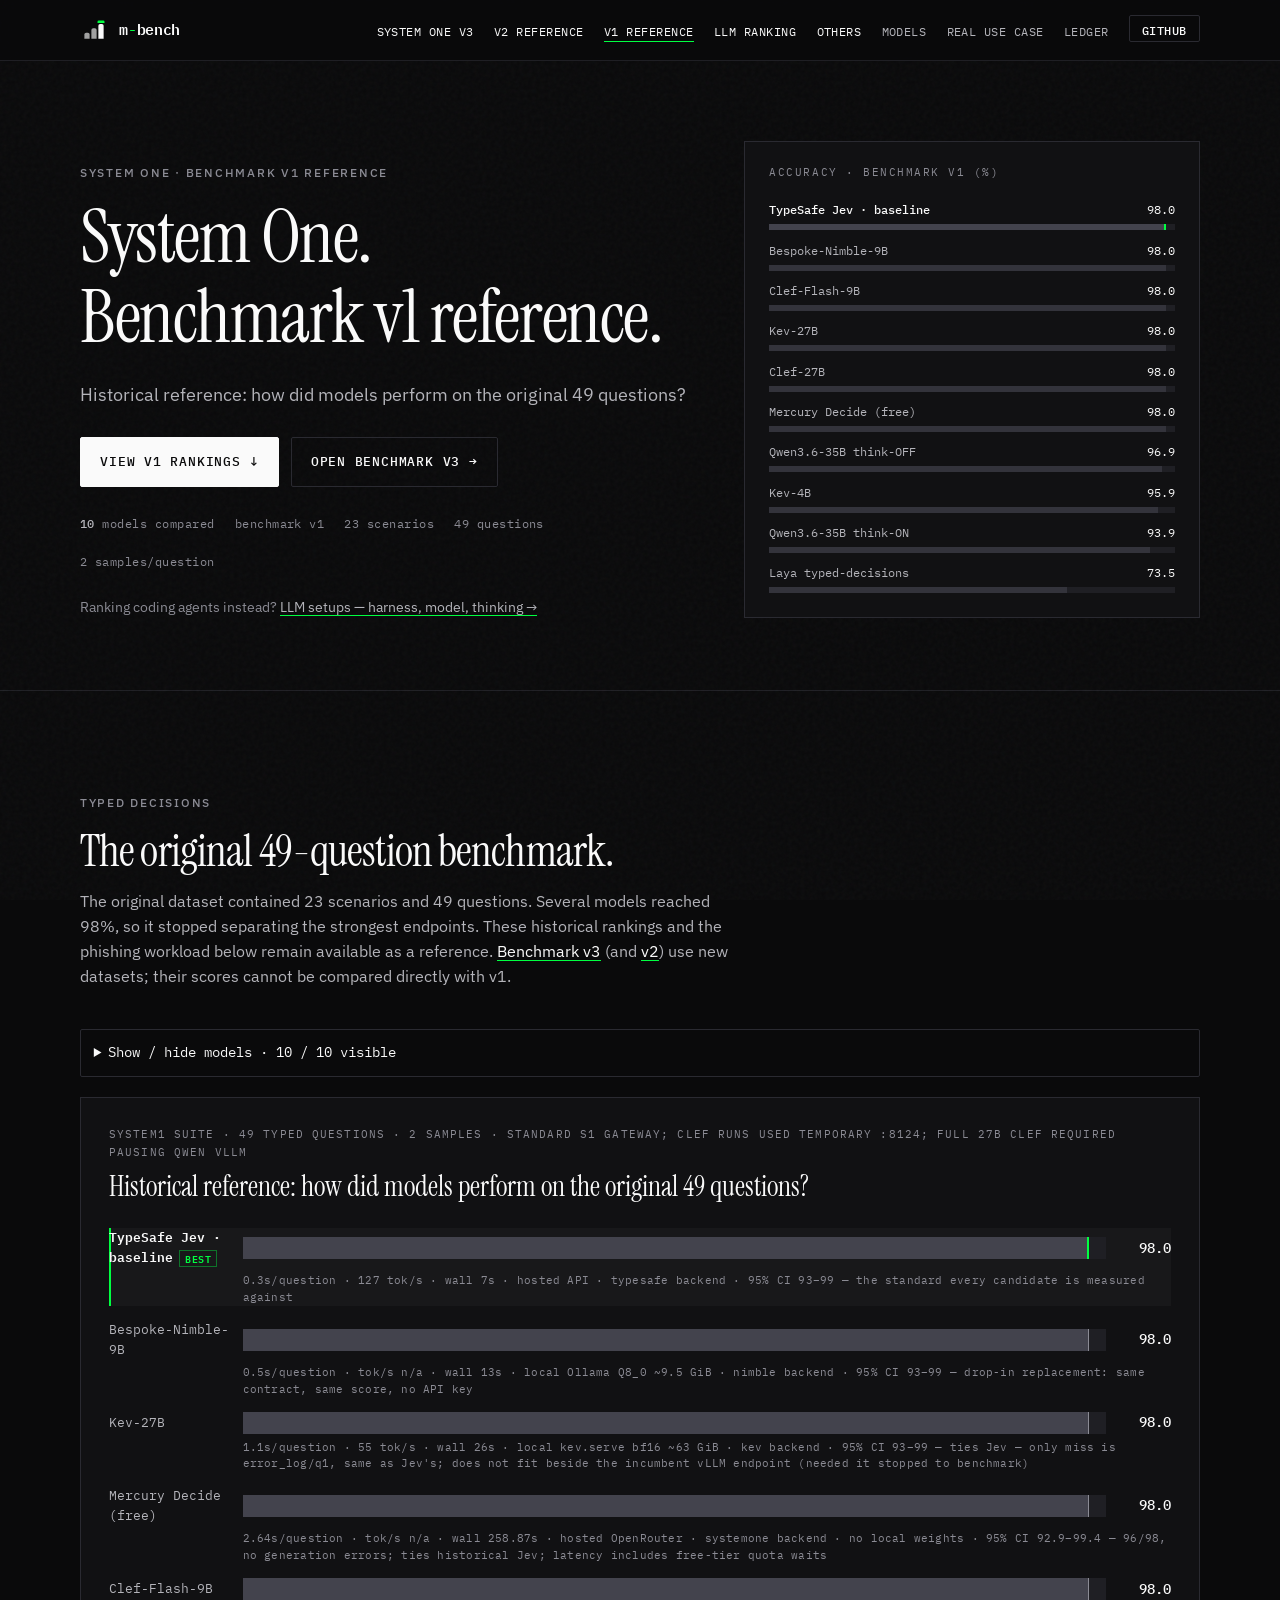
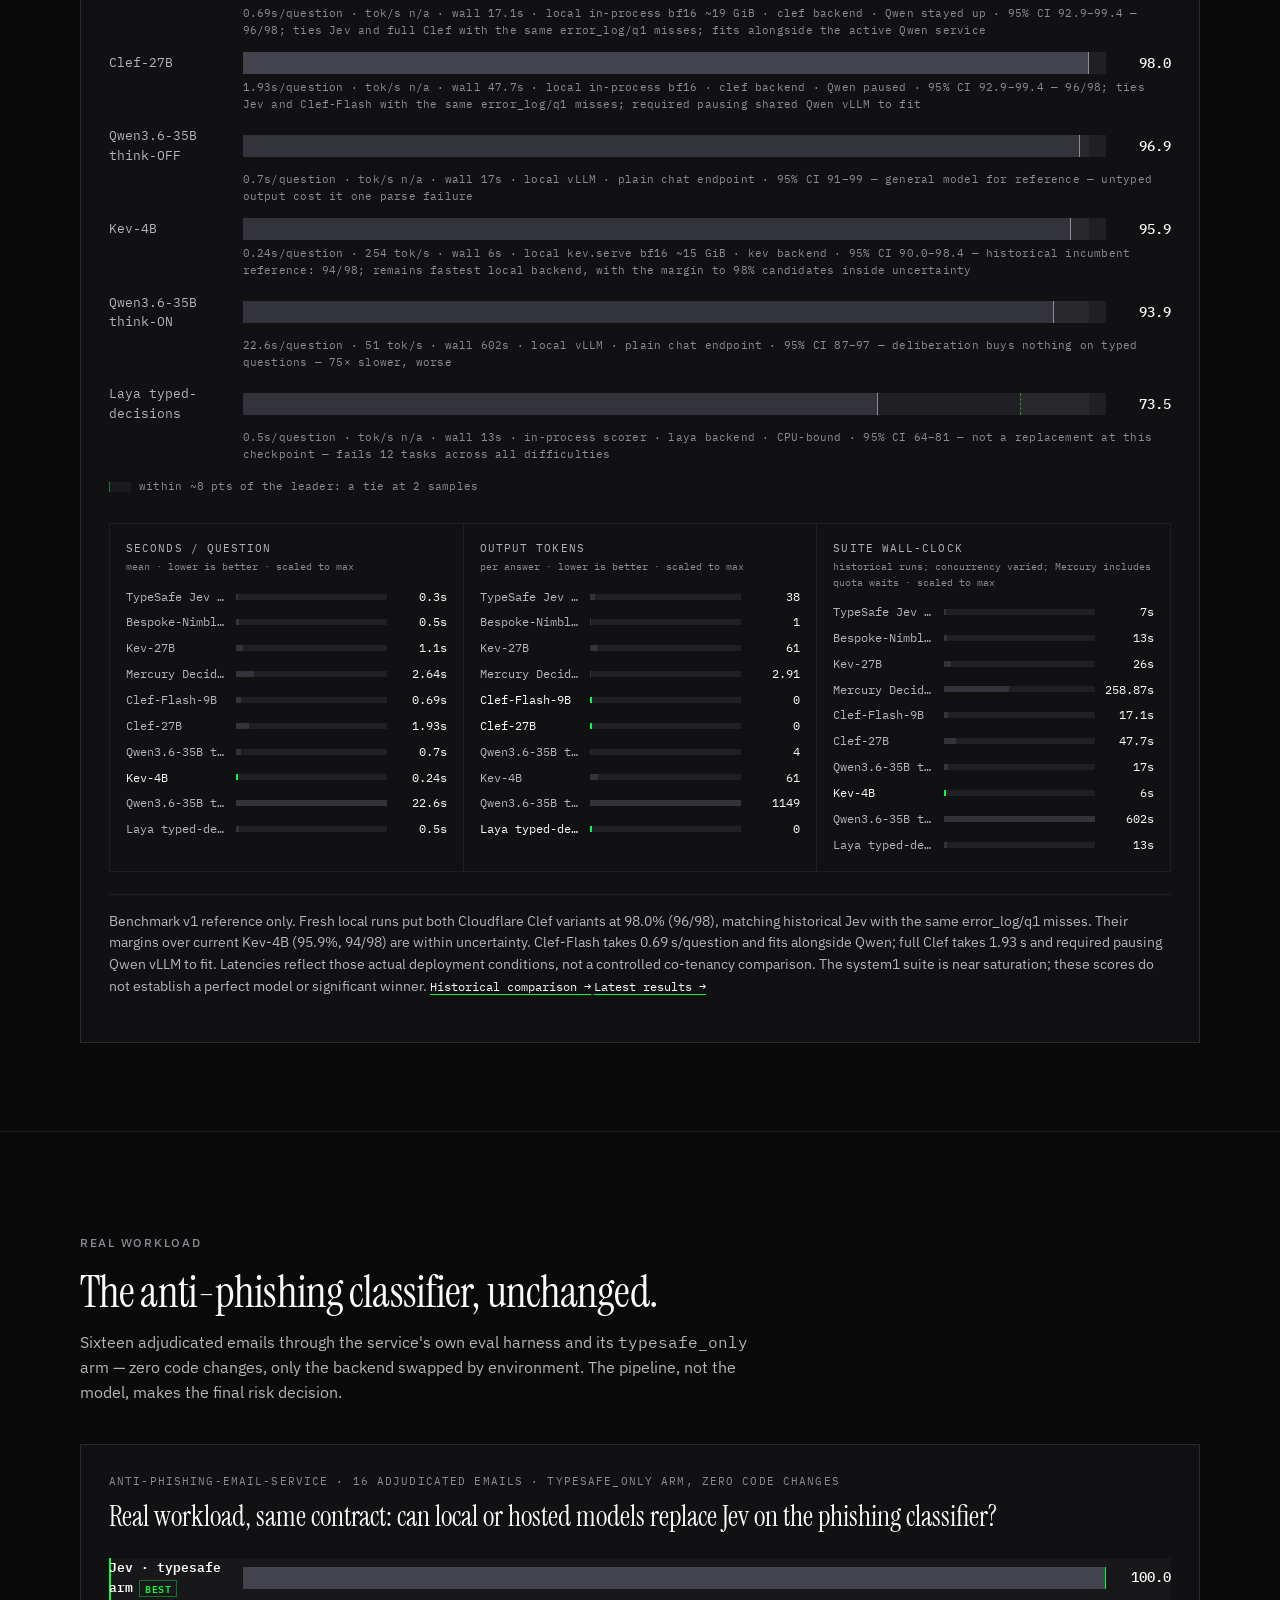
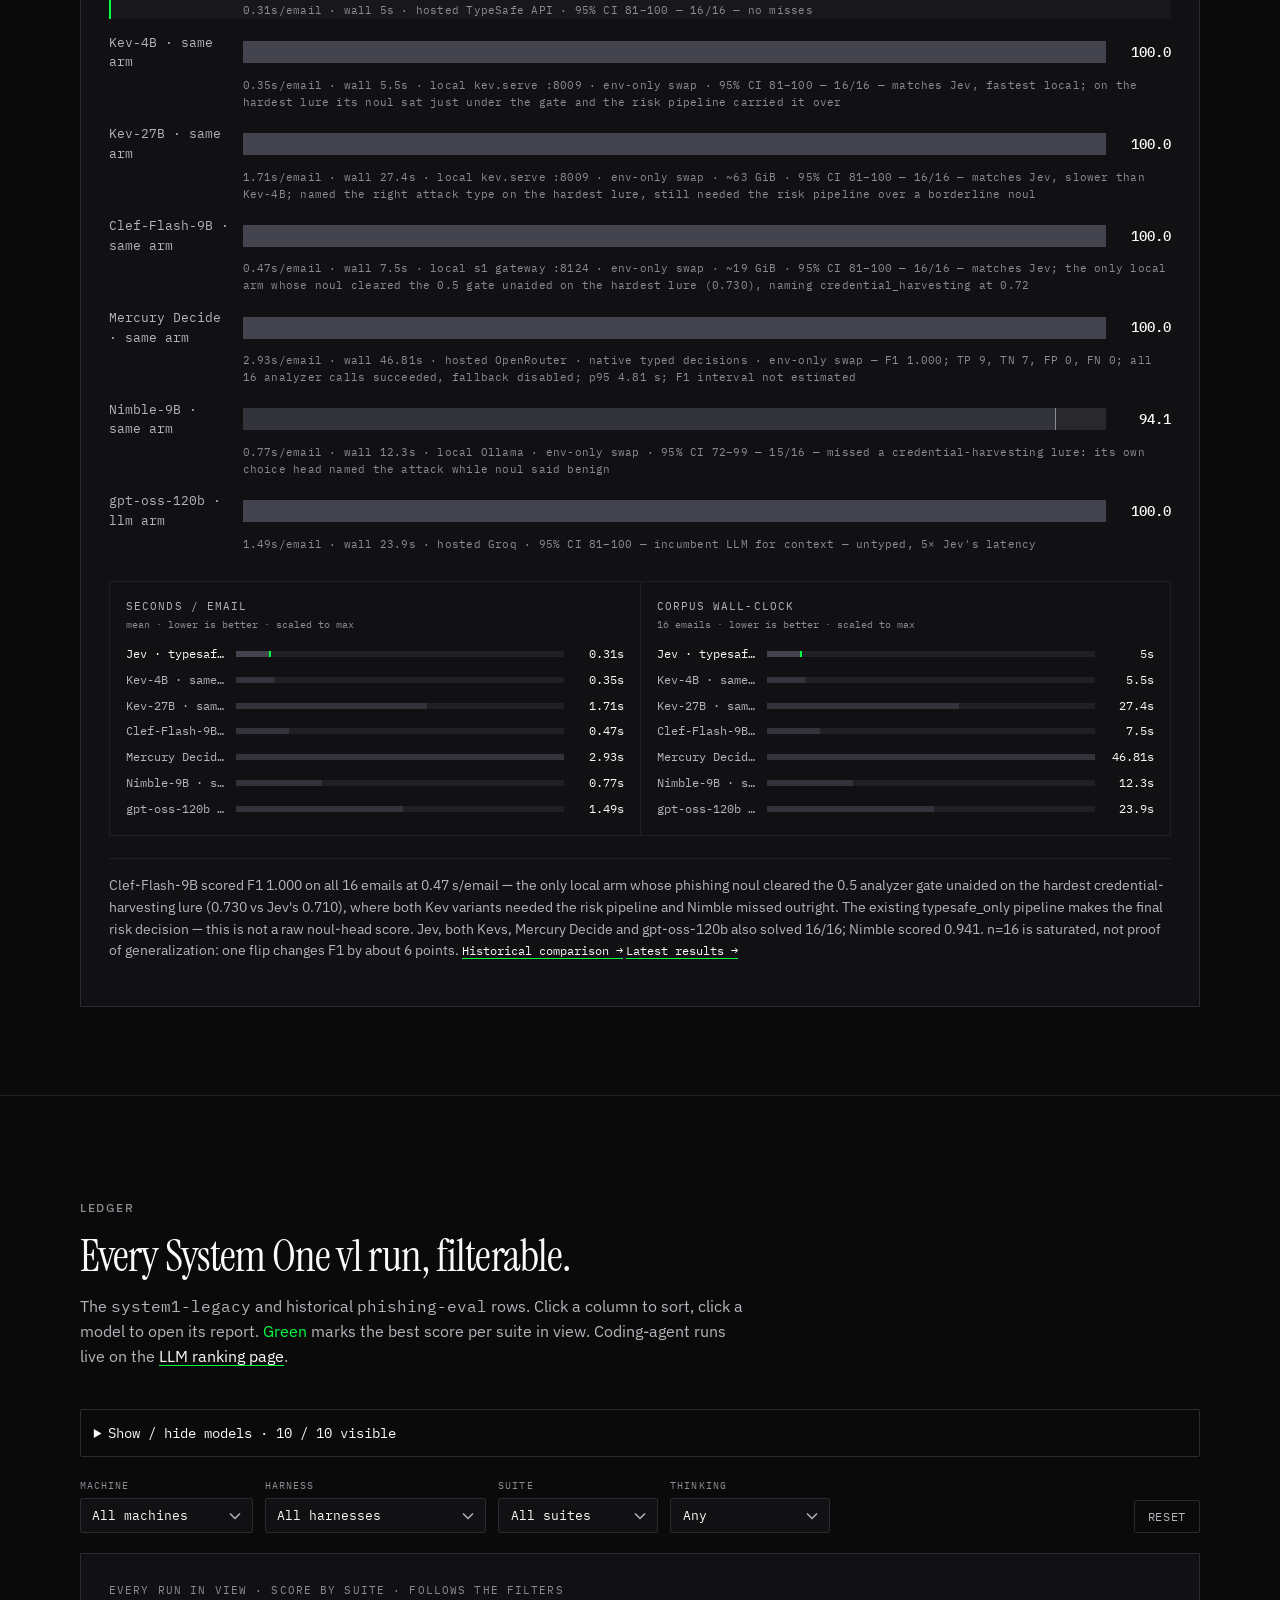
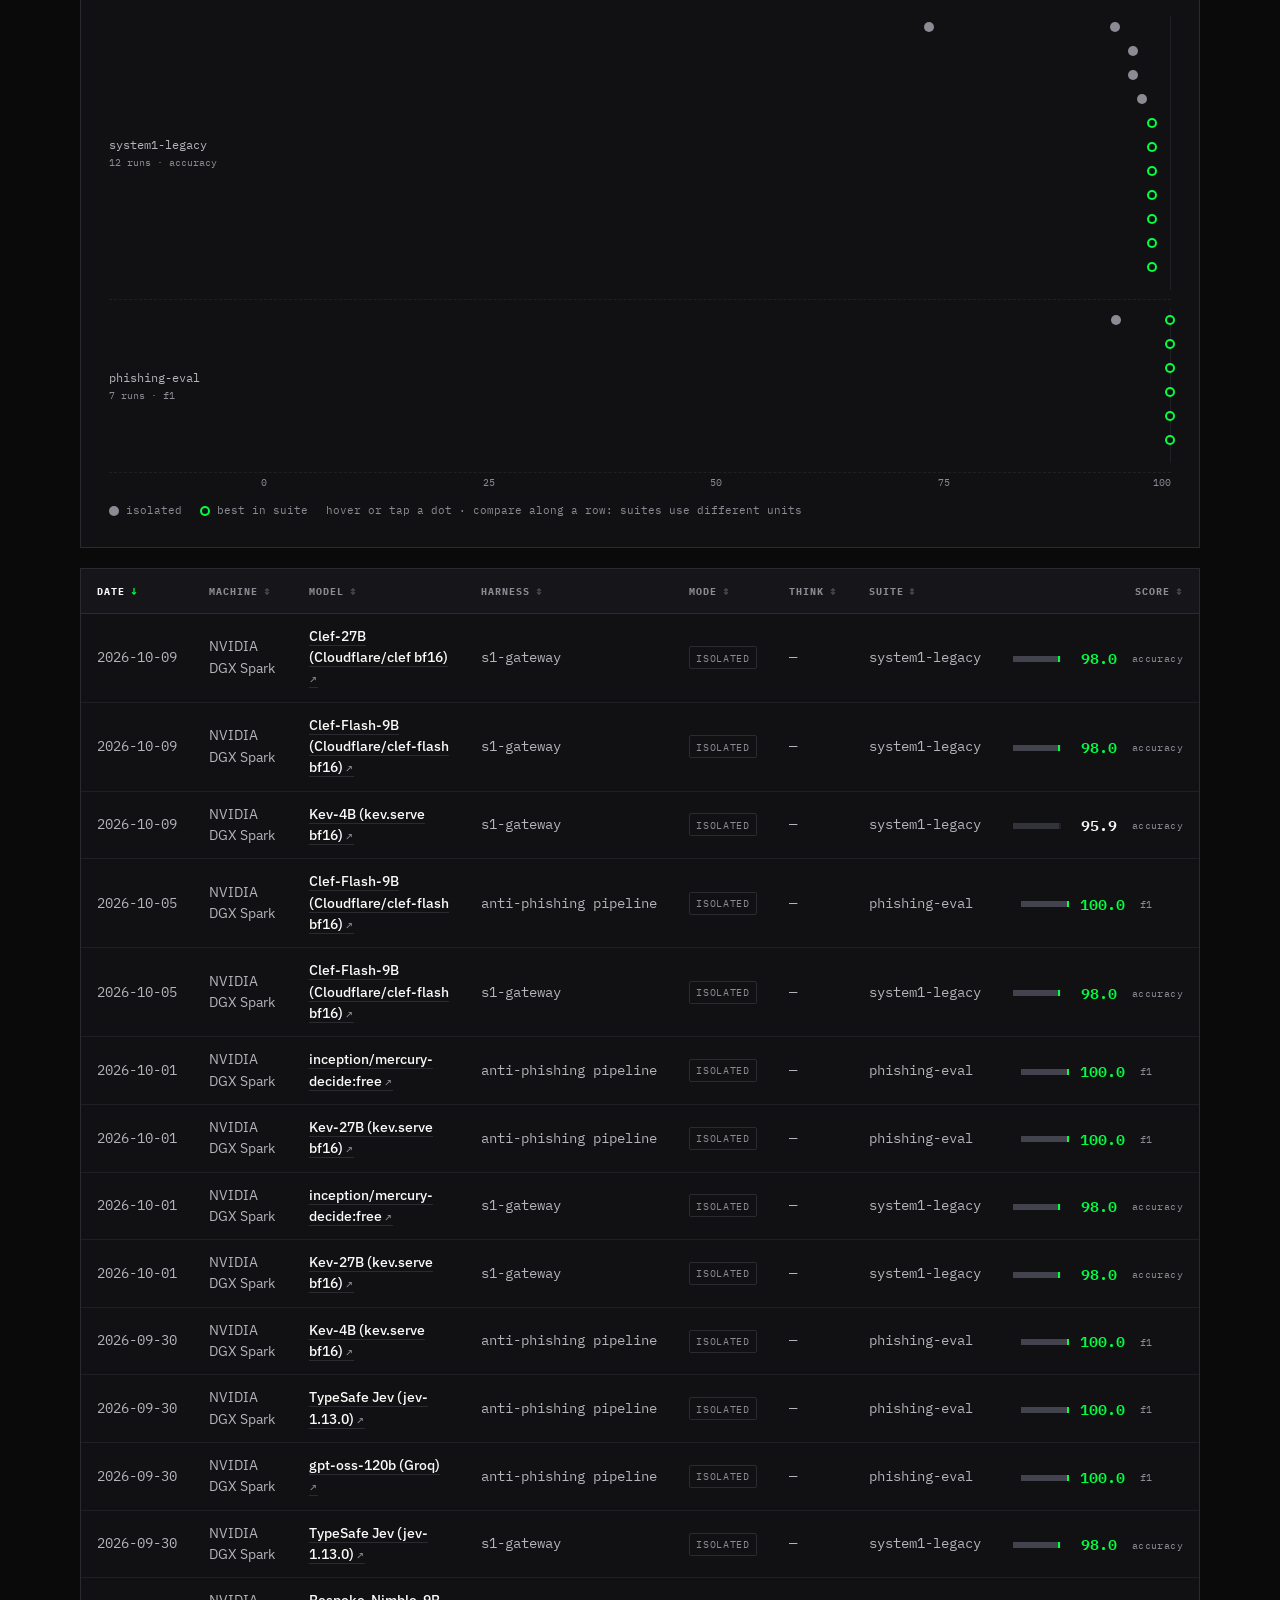
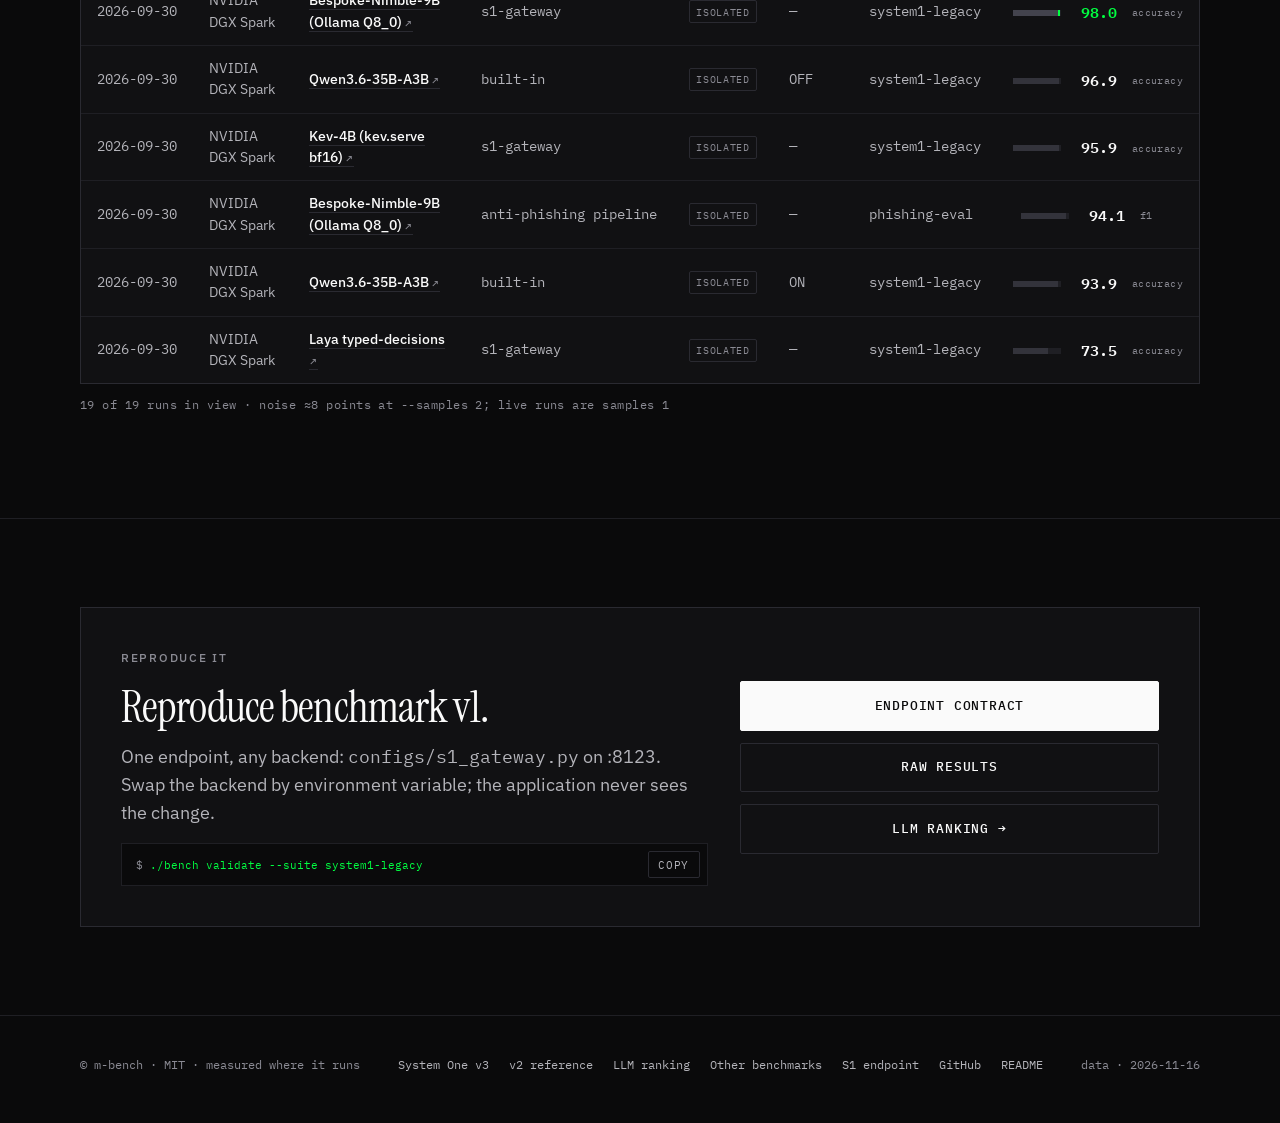
<file: docs/system-one-v1.html>
<!DOCTYPE html>
<html lang="en">
<head>
  <meta charset="UTF-8" />
  <meta name="viewport" content="width=device-width, initial-scale=1" />
  <meta name="description" content="System One benchmark v1 reference: the original 23 scenarios, 49 questions, historical rankings and phishing workload. See benchmark v2 for current results." />
  <title>m-bench — System One benchmark v1 reference</title>
  <meta name="theme-color" content="#0A0A0B" />
  <meta property="og:type" content="website" />
  <meta property="og:title" content="m-bench — System One benchmark v1 reference" />
  <meta property="og:description" content="Historical results on benchmark v1: 23 scenarios and 49 typed questions. These scores are a reference for the original dataset, separate from v2." />
  <meta name="twitter:card" content="summary" />
  <link rel="icon" href="assets/favicon.svg" type="image/svg+xml" />
  <link rel="preconnect" href="https://fonts.googleapis.com" />
  <link rel="preconnect" href="https://fonts.gstatic.com" crossorigin />
  <link href="https://fonts.googleapis.com/css2?family=Instrument+Serif:ital@0;1&family=IBM+Plex+Mono:wght@400;500;600&family=IBM+Plex+Sans:ital,wght@0,400;0,500;0,600;1,400&display=swap" rel="stylesheet" />
  <link rel="stylesheet" href="assets/site.css" />
</head>
<body data-page="system-one-v1" data-suites="system1-legacy,phishing-eval">
  <a class="skip-link" href="#main">Skip to content</a>

  <header class="nav">
    <div class="wrap nav-inner">
      <a class="brand" href="index.html" aria-label="m-bench home">
        <img src="assets/logo-mark.svg" alt="" width="28" height="28" />
        <span class="brand-name">m<span>-</span>bench</span>
      </a>
      <button class="nav-toggle" type="button" aria-expanded="false" aria-controls="nav-menu" id="nav-toggle">Menu</button>
      <ul class="nav-links" id="nav-menu">
        <li><a class="nav-page" href="system-one.html">System One v3</a></li>
        <li><a class="nav-page" href="system-one-v2.html">v2 reference</a></li>
        <li><a class="nav-page" href="system-one-v1.html" aria-current="page">v1 reference</a></li>
        <li><a class="nav-page" href="index.html">LLM ranking</a></li>
        <li><a class="nav-page" href="others.html">Others</a></li>
        <li><a href="#s1">Models</a></li>
        <li><a href="#s1-real">Real use case</a></li>
        <li><a href="#results">Ledger</a></li>
        <li><a class="nav-cta" href="https://github.com/luongnv89/m-bench" rel="noopener">GitHub</a></li>
      </ul>
    </div>
  </header>

  <main id="main" tabindex="-1">
    <noscript><p class="wrap load-error">This page renders its results with JavaScript. The raw data is in <a href="data.json">data.json</a>.</p></noscript>
    <p class="wrap load-error" id="load-error" role="alert" hidden></p>

    <!-- HERO -->
    <section class="hero" id="top" aria-labelledby="hero-title">
      <div class="wrap">
        <div class="hero-grid">
          <div class="reveal">
            <p class="kicker">System One · benchmark v1 reference</p>
            <h1 id="hero-title">System One.<br />Benchmark v1 reference.</h1>
            <p class="lead" style="margin-top:1.5rem;" id="s1-hero-question"></p>
            <div class="hero-actions">
              <a class="btn btn-primary" href="#s1">View v1 rankings ↓</a>
              <a class="btn btn-ghost" href="system-one.html">Open benchmark v3 →</a>
            </div>
            <div class="hero-meta" id="s1-hero-meta"></div>
            <p class="crosslink">Ranking coding agents instead? <a href="index.html">LLM setups — harness, model, thinking →</a></p>
          </div>
          <aside class="gauge reveal" aria-labelledby="s1-board-label">
            <div class="gauge-label" id="s1-board-label">Accuracy · benchmark v1 (%)</div>
            <div class="board-rows" id="s1-hero-board"></div>
          </aside>
        </div>
      </div>
    </section>

    <!-- SYSTEM ONE ACCURACY -->
    <section id="s1" aria-labelledby="s1-title">
      <div class="wrap">
        <header class="section-head">
          <p class="kicker">Typed decisions</p>
          <h2 id="s1-title">The original 49-question benchmark.</h2>
          <p>The original dataset contained 23 scenarios and 49 questions. Several models reached 98%,
            so it stopped separating the strongest endpoints. These historical rankings and the phishing workload below
            remain available as a reference. <a href="system-one.html">Benchmark v3</a> (and <a href="system-one-v2.html">v2</a>) use new datasets;
            their scores cannot be compared directly with v1.</p>
        </header>
        <details class="model-picker" data-model-picker></details>

        <div class="chart-block">
          <div class="chart-title" id="s1-setup"></div>
          <p class="chart-question" id="s1-question"></p>
          <div class="bar-rows" id="s1-bars" role="list" aria-label="Accuracy by model, 0 to 100"></div>
          <p class="bar-legend" aria-hidden="true"><i></i> within ~8 pts of the leader: a tie at 2 samples</p>
          <div class="multiples" id="s1-multiples"></div>
          <p class="chart-note" id="s1-note"></p>
        </div>
      </div>
    </section>

    <!-- REAL USE CASE -->
    <section id="s1-real" aria-labelledby="s1r-title">
      <div class="wrap">
        <header class="section-head">
          <p class="kicker">Real workload</p>
          <h2 id="s1r-title">The anti-phishing classifier, unchanged.</h2>
          <p>Sixteen adjudicated emails through the service's own eval harness and its <span class="mono">typesafe_only</span> arm — zero code changes,
            only the backend swapped by environment. The pipeline, not the model, makes the final risk decision.</p>
        </header>

        <div class="chart-block">
          <div class="chart-title" id="s1r-setup"></div>
          <p class="chart-question" id="s1r-question"></p>
          <div class="bar-rows" id="s1r-bars" role="list" aria-label="F1 by backend, 0 to 100"></div>
          <div class="multiples" id="s1r-multiples"></div>
          <p class="chart-note" id="s1r-note"></p>
        </div>
      </div>
    </section>

    <!-- LEDGER -->
    <section id="results" aria-labelledby="results-title">
      <div class="wrap">
        <header class="section-head">
          <p class="kicker">Ledger</p>
          <h2 id="results-title">Every System One v1 run, filterable.</h2>
          <p>The <span class="mono">system1-legacy</span> and historical <span class="mono">phishing-eval</span> rows.
            Click a column to sort, click a model to open its report. <span class="volt">Green</span> marks the best score per suite in view.
            Coding-agent runs live on the <a href="index.html">LLM ranking page</a>.</p>
        </header>

        <details class="model-picker" data-model-picker></details>
        <div class="filters" role="search" aria-label="Filter results">
          <div class="filter-field">
            <label for="f-machine">Machine</label>
            <select id="f-machine"><option value="">All machines</option></select>
          </div>
          <div class="filter-field">
            <label for="f-harness">Harness</label>
            <select id="f-harness"><option value="">All harnesses</option></select>
          </div>
          <div class="filter-field">
            <label for="f-suite">Suite</label>
            <select id="f-suite"><option value="">All suites</option></select>
          </div>
          <div class="filter-field">
            <label for="f-thinking">Thinking</label>
            <select id="f-thinking">
              <option value="">Any</option>
              <option value="ON">ON</option>
              <option value="OFF">OFF</option>
            </select>
          </div>
          <button type="button" class="filter-reset" id="f-reset">Reset</button>
        </div>

        <div class="chart-block strip" id="strip" aria-labelledby="strip-title">
          <div class="chart-title" id="strip-title">Every run in view · score by suite · follows the filters</div>
          <div id="strip-rows"></div>
          <div class="strip-legend" aria-hidden="true">
            <span><i class="dot"></i> isolated</span>
            <span><i class="dot best"></i> best in suite</span>
            <span>hover or tap a dot · compare along a row: suites use different units</span>
          </div>
          <div class="strip-tip" id="strip-tip" role="tooltip" hidden></div>
        </div>

        <div class="table-wrap">
          <table class="results" id="results-table" role="table">
            <thead role="rowgroup">
              <tr role="row">
                <th scope="col" role="columnheader" data-key="date" aria-sort="descending"><button type="button" class="sort">Date</button></th>
                <th scope="col" role="columnheader" data-key="machine"><button type="button" class="sort">Machine</button></th>
                <th scope="col" role="columnheader" data-key="model"><button type="button" class="sort">Model</button></th>
                <th scope="col" role="columnheader" data-key="harness"><button type="button" class="sort">Harness</button></th>
                <th scope="col" role="columnheader" data-key="mode"><button type="button" class="sort">Mode</button></th>
                <th scope="col" role="columnheader" data-key="thinking"><button type="button" class="sort">Think</button></th>
                <th scope="col" role="columnheader" data-key="suite"><button type="button" class="sort">Suite</button></th>
                <th scope="col" role="columnheader" class="num" data-key="score"><button type="button" class="sort">Score</button></th>
              </tr>
            </thead>
            <tbody id="results-body" role="rowgroup"></tbody>
          </table>
          <div class="table-empty" id="results-empty" hidden>
            No runs match these filters. <button type="button" id="empty-reset">Clear filters</button>
          </div>
        </div>
        <p class="result-count" id="result-count"></p>
      </div>
    </section>

    <!-- CTA -->
    <section id="run-it" aria-labelledby="cta-title">
      <div class="wrap">
        <div class="cta-band">
          <div>
            <p class="kicker">Reproduce it</p>
            <h2 id="cta-title">Reproduce benchmark v1.</h2>
            <p class="lead">One endpoint, any backend: <span class="mono">configs/s1_gateway.py</span> on :8123. Swap the backend by environment variable; the application never sees the change.</p>
            <div class="cmd" style="margin-top:1rem;"><code id="cmd-text">./bench validate --suite system1-legacy</code><button type="button" class="copy-btn" id="copy-cmd">Copy</button></div>
          </div>
          <div class="cta-actions">
            <a class="btn btn-primary" href="https://github.com/luongnv89/m-bench/blob/main/docs/S1-ENDPOINT.md" rel="noopener">Endpoint contract</a>
            <a class="btn btn-ghost" href="https://github.com/luongnv89/m-bench/tree/main/results" rel="noopener">Raw results</a>
            <a class="btn btn-ghost" href="index.html">LLM ranking →</a>
          </div>
        </div>
      </div>
    </section>
  </main>

  <footer>
    <div class="wrap footer-inner">
      <div>© m-bench · MIT · measured where it runs</div>
      <div class="footer-links">
        <a href="system-one.html">System One v3</a>
        <a href="system-one-v2.html">v2 reference</a>
        <a href="index.html">LLM ranking</a>
        <a href="others.html">Other benchmarks</a>
        <a href="https://github.com/luongnv89/m-bench/blob/main/docs/S1-ENDPOINT.md" rel="noopener">S1 endpoint</a>
        <a href="https://github.com/luongnv89/m-bench" rel="noopener">GitHub</a>
        <a href="https://github.com/luongnv89/m-bench/blob/main/README.md" rel="noopener">README</a>
      </div>
      <div id="data-stamp">data · loading…</div>
    </div>
  </footer>

  <script src="assets/site.js"></script>
</body>
</html>
</file>
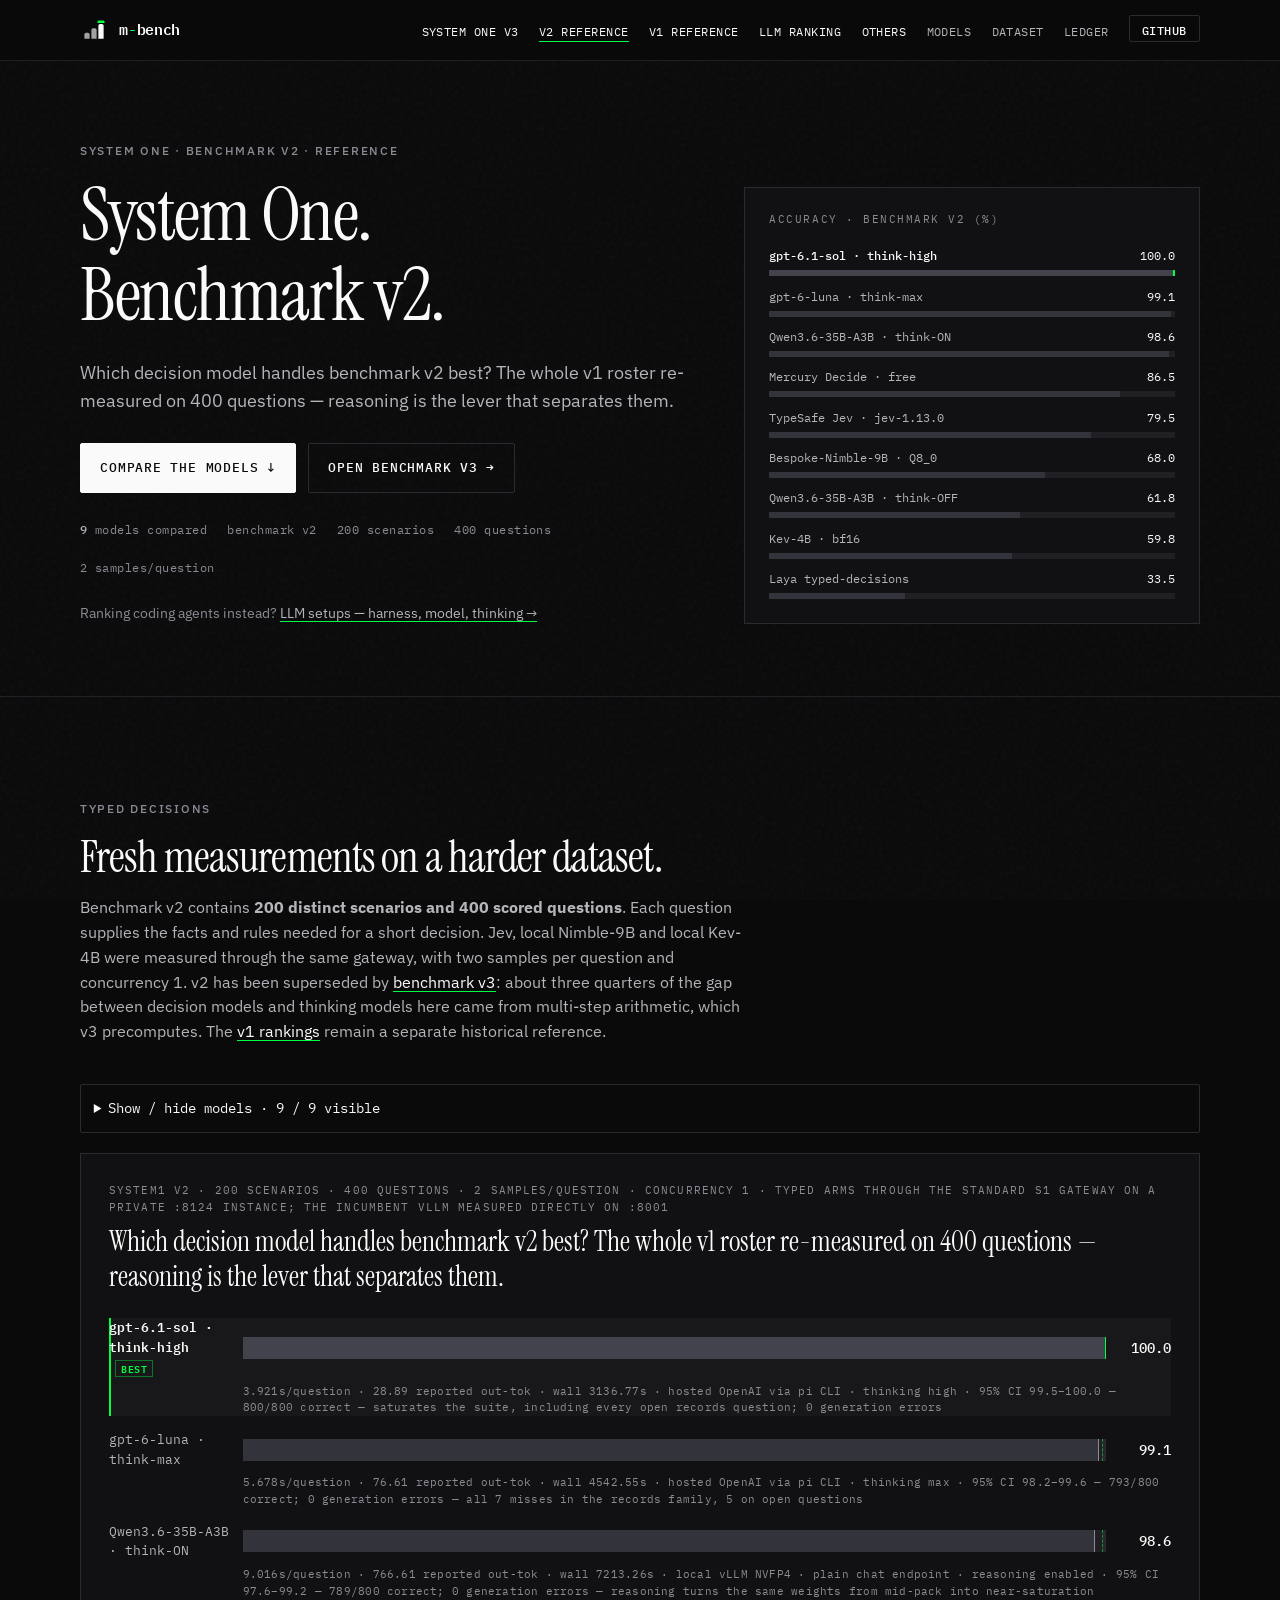
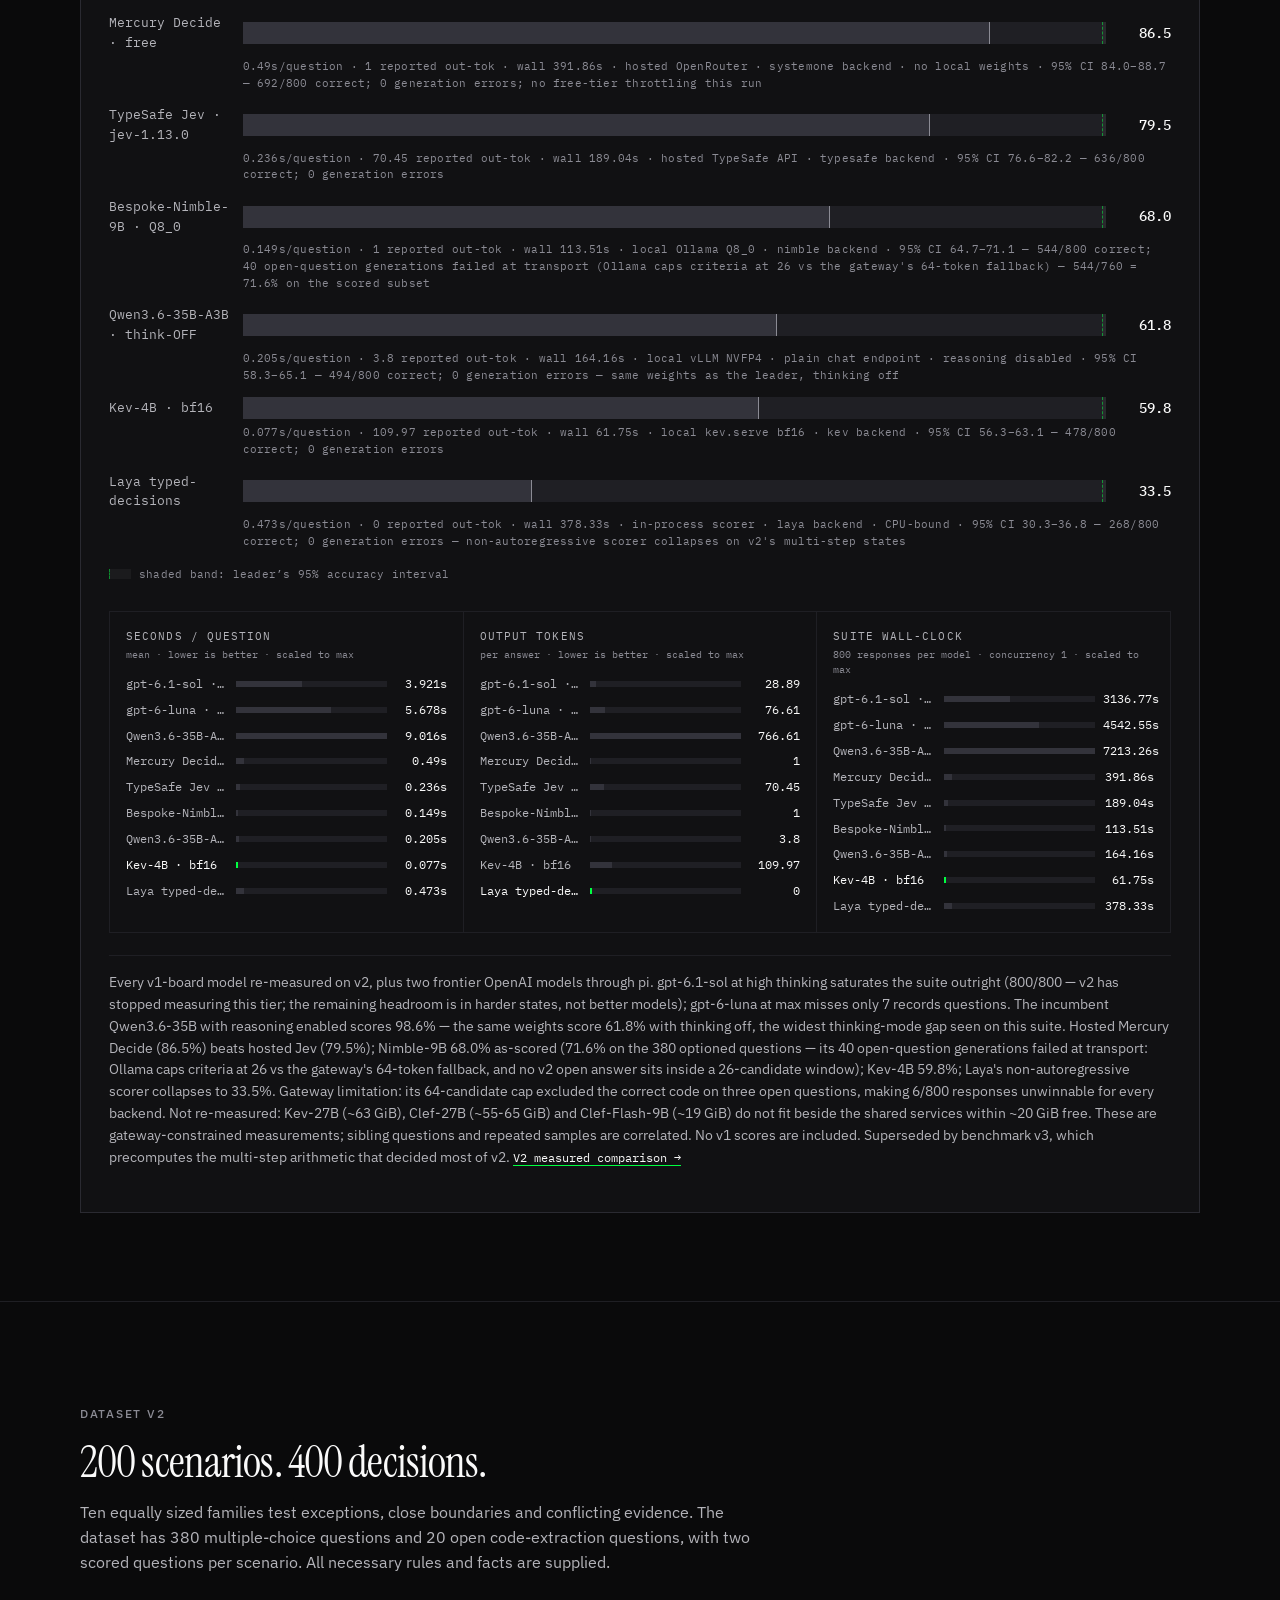
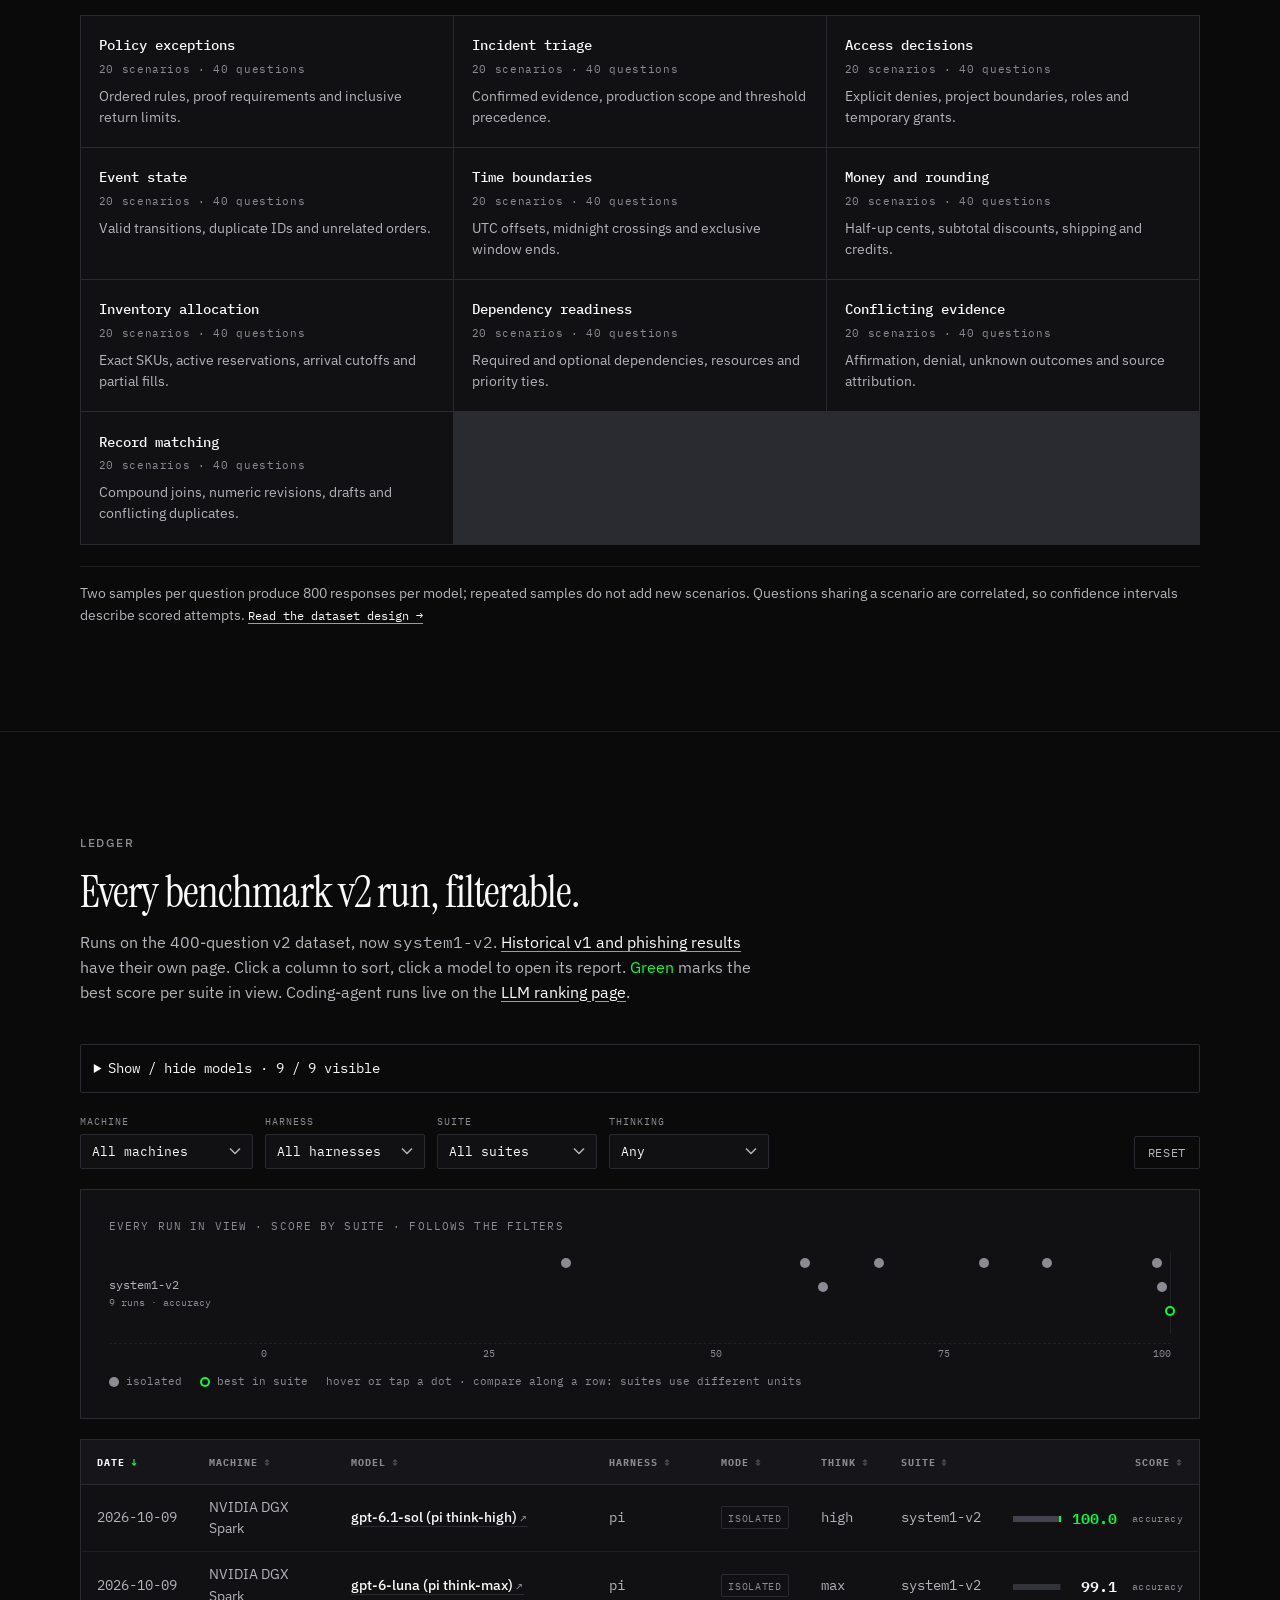
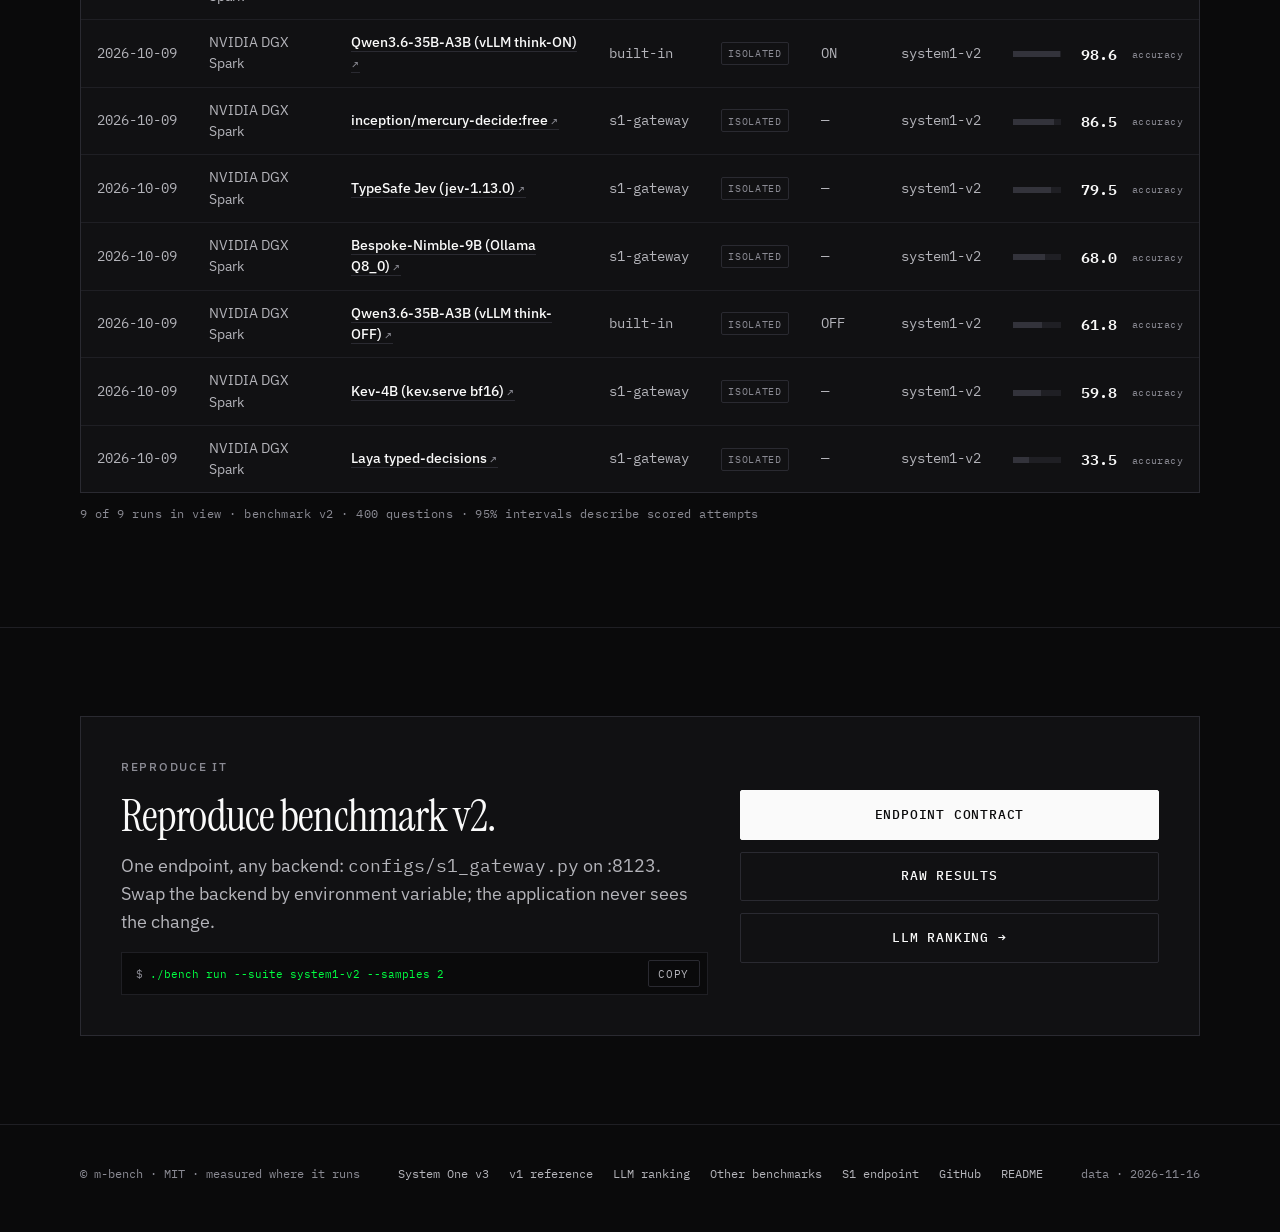
<file: docs/system-one-v2.html>
<!DOCTYPE html>
<html lang="en">
<head>
  <meta charset="UTF-8" />
  <meta name="viewport" content="width=device-width, initial-scale=1" />
  <meta name="description" content="System One benchmark v2 reference: 200 scenarios, 400 scored questions and ten decision families, superseded by v3. Its multi-step arithmetic favoured thinking models." />
  <title>m-bench — System One benchmark v2 reference</title>
  <meta name="theme-color" content="#0A0A0B" />
  <meta property="og:type" content="website" />
  <meta property="og:title" content="m-bench — System One benchmark v2 reference" />
  <meta property="og:description" content="200 scenarios. 400 questions. Ten decision families. Compare freshly measured models on benchmark v2 and explore the v1 reference separately." />
  <meta name="twitter:card" content="summary" />
  <link rel="icon" href="assets/favicon.svg" type="image/svg+xml" />
  <link rel="preconnect" href="https://fonts.googleapis.com" />
  <link rel="preconnect" href="https://fonts.gstatic.com" crossorigin />
  <link href="https://fonts.googleapis.com/css2?family=Instrument+Serif:ital@0;1&family=IBM+Plex+Mono:wght@400;500;600&family=IBM+Plex+Sans:ital,wght@0,400;0,500;0,600;1,400&display=swap" rel="stylesheet" />
  <link rel="stylesheet" href="assets/site.css" />
</head>
<body data-page="system-one-v2" data-suites="system1-v2">
  <a class="skip-link" href="#main">Skip to content</a>

  <header class="nav">
    <div class="wrap nav-inner">
      <a class="brand" href="index.html" aria-label="m-bench home">
        <img src="assets/logo-mark.svg" alt="" width="28" height="28" />
        <span class="brand-name">m<span>-</span>bench</span>
      </a>
      <button class="nav-toggle" type="button" aria-expanded="false" aria-controls="nav-menu" id="nav-toggle">Menu</button>
      <ul class="nav-links" id="nav-menu">
        <li><a class="nav-page" href="system-one.html">System One v3</a></li>
        <li><a class="nav-page" href="system-one-v2.html" aria-current="page">v2 reference</a></li>
        <li><a class="nav-page" href="system-one-v1.html">v1 reference</a></li>
        <li><a class="nav-page" href="index.html">LLM ranking</a></li>
        <li><a class="nav-page" href="others.html">Others</a></li>
        <li><a href="#s1">Models</a></li>
        <li><a href="#dataset">Dataset</a></li>
        <li><a href="#results">Ledger</a></li>
        <li><a class="nav-cta" href="https://github.com/luongnv89/m-bench" rel="noopener">GitHub</a></li>
      </ul>
    </div>
  </header>

  <main id="main" tabindex="-1">
    <noscript><p class="wrap load-error">This page renders its results with JavaScript. The raw data is in <a href="data.json">data.json</a>.</p></noscript>
    <p class="wrap load-error" id="load-error" role="alert" hidden></p>

    <!-- HERO -->
    <section class="hero" id="top" aria-labelledby="hero-title">
      <div class="wrap">
        <div class="hero-grid">
          <div class="reveal">
            <p class="kicker">System One · benchmark v2 · reference</p>
            <h1 id="hero-title">System One.<br />Benchmark v2.</h1>
            <p class="lead" style="margin-top:1.5rem;" id="s1-hero-question"></p>
            <div class="hero-actions">
              <a class="btn btn-primary" href="#s1">Compare the models ↓</a>
              <a class="btn btn-ghost" href="system-one.html">Open benchmark v3 →</a>
            </div>
            <div class="hero-meta" id="s1-hero-meta"></div>
            <p class="crosslink">Ranking coding agents instead? <a href="index.html">LLM setups — harness, model, thinking →</a></p>
          </div>
          <aside class="gauge reveal" aria-labelledby="s1-board-label">
            <div class="gauge-label" id="s1-board-label">Accuracy · benchmark v2 (%)</div>
            <div class="board-rows" id="s1-hero-board"></div>
          </aside>
        </div>
      </div>
    </section>

    <!-- SYSTEM ONE ACCURACY -->
    <section id="s1" aria-labelledby="s1-title">
      <div class="wrap">
        <header class="section-head">
          <p class="kicker">Typed decisions</p>
          <h2 id="s1-title">Fresh measurements on a harder dataset.</h2>
          <p>Benchmark v2 contains <strong>200 distinct scenarios and 400 scored questions</strong>.
            Each question supplies the facts and rules needed for a short decision. Jev, local Nimble-9B and
            local Kev-4B were measured through the same gateway, with two samples per question and concurrency 1.
            v2 has been superseded by <a href="system-one.html">benchmark v3</a>: about three quarters of the
            gap between decision models and thinking models here came from multi-step arithmetic, which v3
            precomputes. The <a href="system-one-v1.html">v1 rankings</a> remain a separate historical reference.</p>
        </header>
        <details class="model-picker" data-model-picker></details>

        <div class="chart-block">
          <div class="chart-title" id="s1-setup"></div>
          <p class="chart-question" id="s1-question"></p>
          <div class="bar-rows" id="s1-bars" role="list" aria-label="Accuracy by model, 0 to 100"></div>
          <p class="bar-legend" aria-hidden="true"><i></i> shaded band: leader’s 95% accuracy interval</p>
          <div class="multiples" id="s1-multiples"></div>
          <p class="chart-note" id="s1-note"></p>
        </div>
      </div>
    </section>

    <!-- DATASET V2 -->
    <section id="dataset" aria-labelledby="dataset-title">
      <div class="wrap">
        <header class="section-head">
          <p class="kicker">Dataset v2</p>
          <h2 id="dataset-title">200 scenarios. 400 decisions.</h2>
          <p>Ten equally sized families test exceptions, close boundaries and conflicting evidence.
            The dataset has 380 multiple-choice questions and 20 open code-extraction questions,
            with two scored questions per scenario. All necessary rules and facts are supplied.</p>
        </header>
        <div class="suite-grid" id="s1-family-grid" role="list" aria-label="Ten benchmark v2 decision families"></div>
        <p class="chart-note">Two samples per question produce 800 responses per model; repeated samples do not add new scenarios.
          Questions sharing a scenario are correlated, so confidence intervals describe scored attempts.
          <a href="https://github.com/luongnv89/m-bench/blob/main/docs/SYSTEM1-DATASET.md" rel="noopener">Read the dataset design →</a></p>
      </div>
    </section>

    <!-- LEDGER -->
    <section id="results" aria-labelledby="results-title">
      <div class="wrap">
        <header class="section-head">
          <p class="kicker">Ledger</p>
          <h2 id="results-title">Every benchmark v2 run, filterable.</h2>
          <p>Runs on the 400-question v2 dataset, now <span class="mono">system1-v2</span>.
            <a href="system-one-v1.html">Historical v1 and phishing results</a> have their own page.
            Click a column to sort, click a model to open its report. <span class="volt">Green</span> marks the best score per suite in view.
            Coding-agent runs live on the <a href="index.html">LLM ranking page</a>.</p>
        </header>

        <details class="model-picker" data-model-picker></details>
        <div class="filters" role="search" aria-label="Filter results">
          <div class="filter-field">
            <label for="f-machine">Machine</label>
            <select id="f-machine"><option value="">All machines</option></select>
          </div>
          <div class="filter-field">
            <label for="f-harness">Harness</label>
            <select id="f-harness"><option value="">All harnesses</option></select>
          </div>
          <div class="filter-field">
            <label for="f-suite">Suite</label>
            <select id="f-suite"><option value="">All suites</option></select>
          </div>
          <div class="filter-field">
            <label for="f-thinking">Thinking</label>
            <select id="f-thinking">
              <option value="">Any</option>
              <option value="ON">ON</option>
              <option value="OFF">OFF</option>
            </select>
          </div>
          <button type="button" class="filter-reset" id="f-reset">Reset</button>
        </div>

        <div class="chart-block strip" id="strip" aria-labelledby="strip-title">
          <div class="chart-title" id="strip-title">Every run in view · score by suite · follows the filters</div>
          <div id="strip-rows"></div>
          <div class="strip-legend" aria-hidden="true">
            <span><i class="dot"></i> isolated</span>
            <span><i class="dot best"></i> best in suite</span>
            <span>hover or tap a dot · compare along a row: suites use different units</span>
          </div>
          <div class="strip-tip" id="strip-tip" role="tooltip" hidden></div>
        </div>

        <div class="table-wrap">
          <table class="results" id="results-table" role="table">
            <thead role="rowgroup">
              <tr role="row">
                <th scope="col" role="columnheader" data-key="date" aria-sort="descending"><button type="button" class="sort">Date</button></th>
                <th scope="col" role="columnheader" data-key="machine"><button type="button" class="sort">Machine</button></th>
                <th scope="col" role="columnheader" data-key="model"><button type="button" class="sort">Model</button></th>
                <th scope="col" role="columnheader" data-key="harness"><button type="button" class="sort">Harness</button></th>
                <th scope="col" role="columnheader" data-key="mode"><button type="button" class="sort">Mode</button></th>
                <th scope="col" role="columnheader" data-key="thinking"><button type="button" class="sort">Think</button></th>
                <th scope="col" role="columnheader" data-key="suite"><button type="button" class="sort">Suite</button></th>
                <th scope="col" role="columnheader" class="num" data-key="score"><button type="button" class="sort">Score</button></th>
              </tr>
            </thead>
            <tbody id="results-body" role="rowgroup"></tbody>
          </table>
          <div class="table-empty" id="results-empty" hidden>
            No runs match these filters. <button type="button" id="empty-reset">Clear filters</button>
          </div>
        </div>
        <p class="result-count" id="result-count"></p>
      </div>
    </section>

    <!-- CTA -->
    <section id="run-it" aria-labelledby="cta-title">
      <div class="wrap">
        <div class="cta-band">
          <div>
            <p class="kicker">Reproduce it</p>
            <h2 id="cta-title">Reproduce benchmark v2.</h2>
            <p class="lead">One endpoint, any backend: <span class="mono">configs/s1_gateway.py</span> on :8123. Swap the backend by environment variable; the application never sees the change.</p>
            <div class="cmd" style="margin-top:1rem;"><code id="cmd-text">./bench run --suite system1-v2 --samples 2</code><button type="button" class="copy-btn" id="copy-cmd">Copy</button></div>
          </div>
          <div class="cta-actions">
            <a class="btn btn-primary" href="https://github.com/luongnv89/m-bench/blob/main/docs/S1-ENDPOINT.md" rel="noopener">Endpoint contract</a>
            <a class="btn btn-ghost" href="https://github.com/luongnv89/m-bench/tree/main/results" rel="noopener">Raw results</a>
            <a class="btn btn-ghost" href="index.html">LLM ranking →</a>
          </div>
        </div>
      </div>
    </section>
  </main>

  <footer>
    <div class="wrap footer-inner">
      <div>© m-bench · MIT · measured where it runs</div>
      <div class="footer-links">
        <a href="system-one.html">System One v3</a>
        <a href="system-one-v1.html">v1 reference</a>
        <a href="index.html">LLM ranking</a>
        <a href="others.html">Other benchmarks</a>
        <a href="https://github.com/luongnv89/m-bench/blob/main/docs/S1-ENDPOINT.md" rel="noopener">S1 endpoint</a>
        <a href="https://github.com/luongnv89/m-bench" rel="noopener">GitHub</a>
        <a href="https://github.com/luongnv89/m-bench/blob/main/README.md" rel="noopener">README</a>
      </div>
      <div id="data-stamp">data · loading…</div>
    </div>
  </footer>

  <script src="assets/site.js"></script>
</body>
</html>
</file>
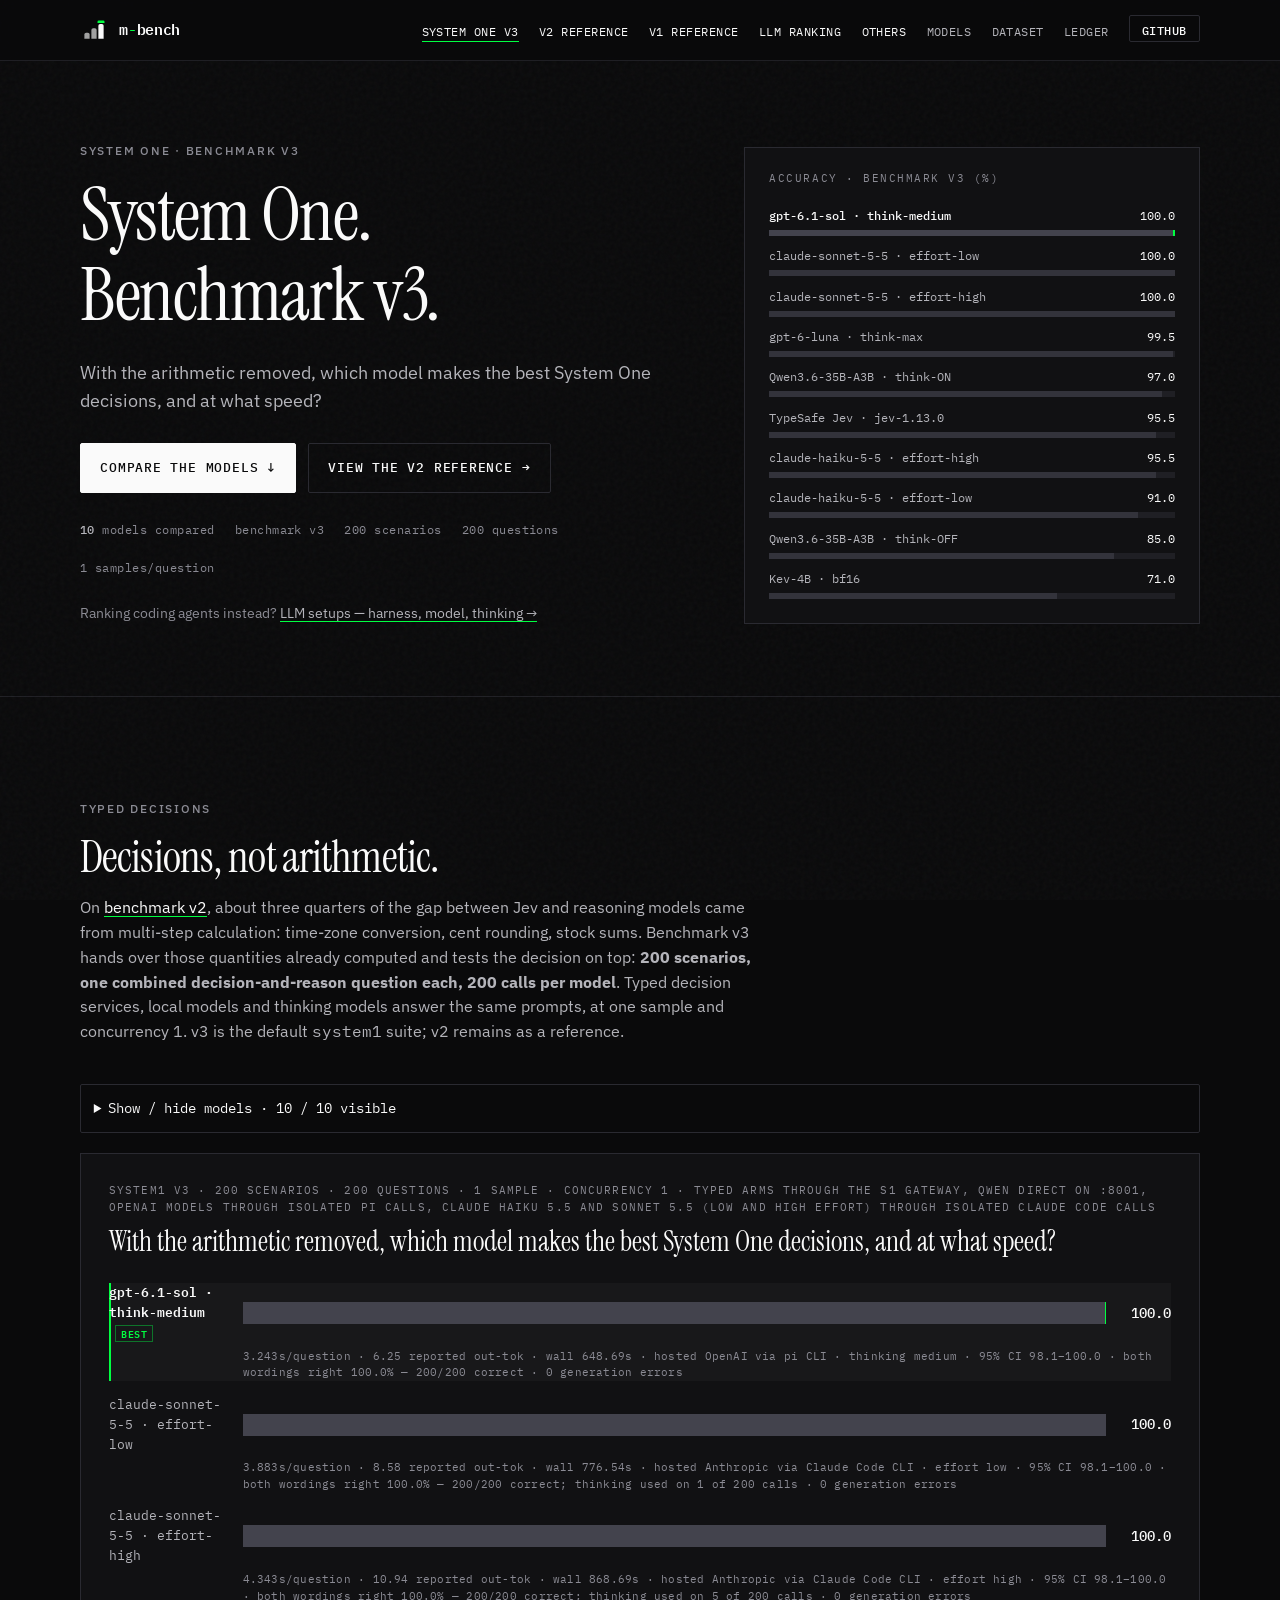
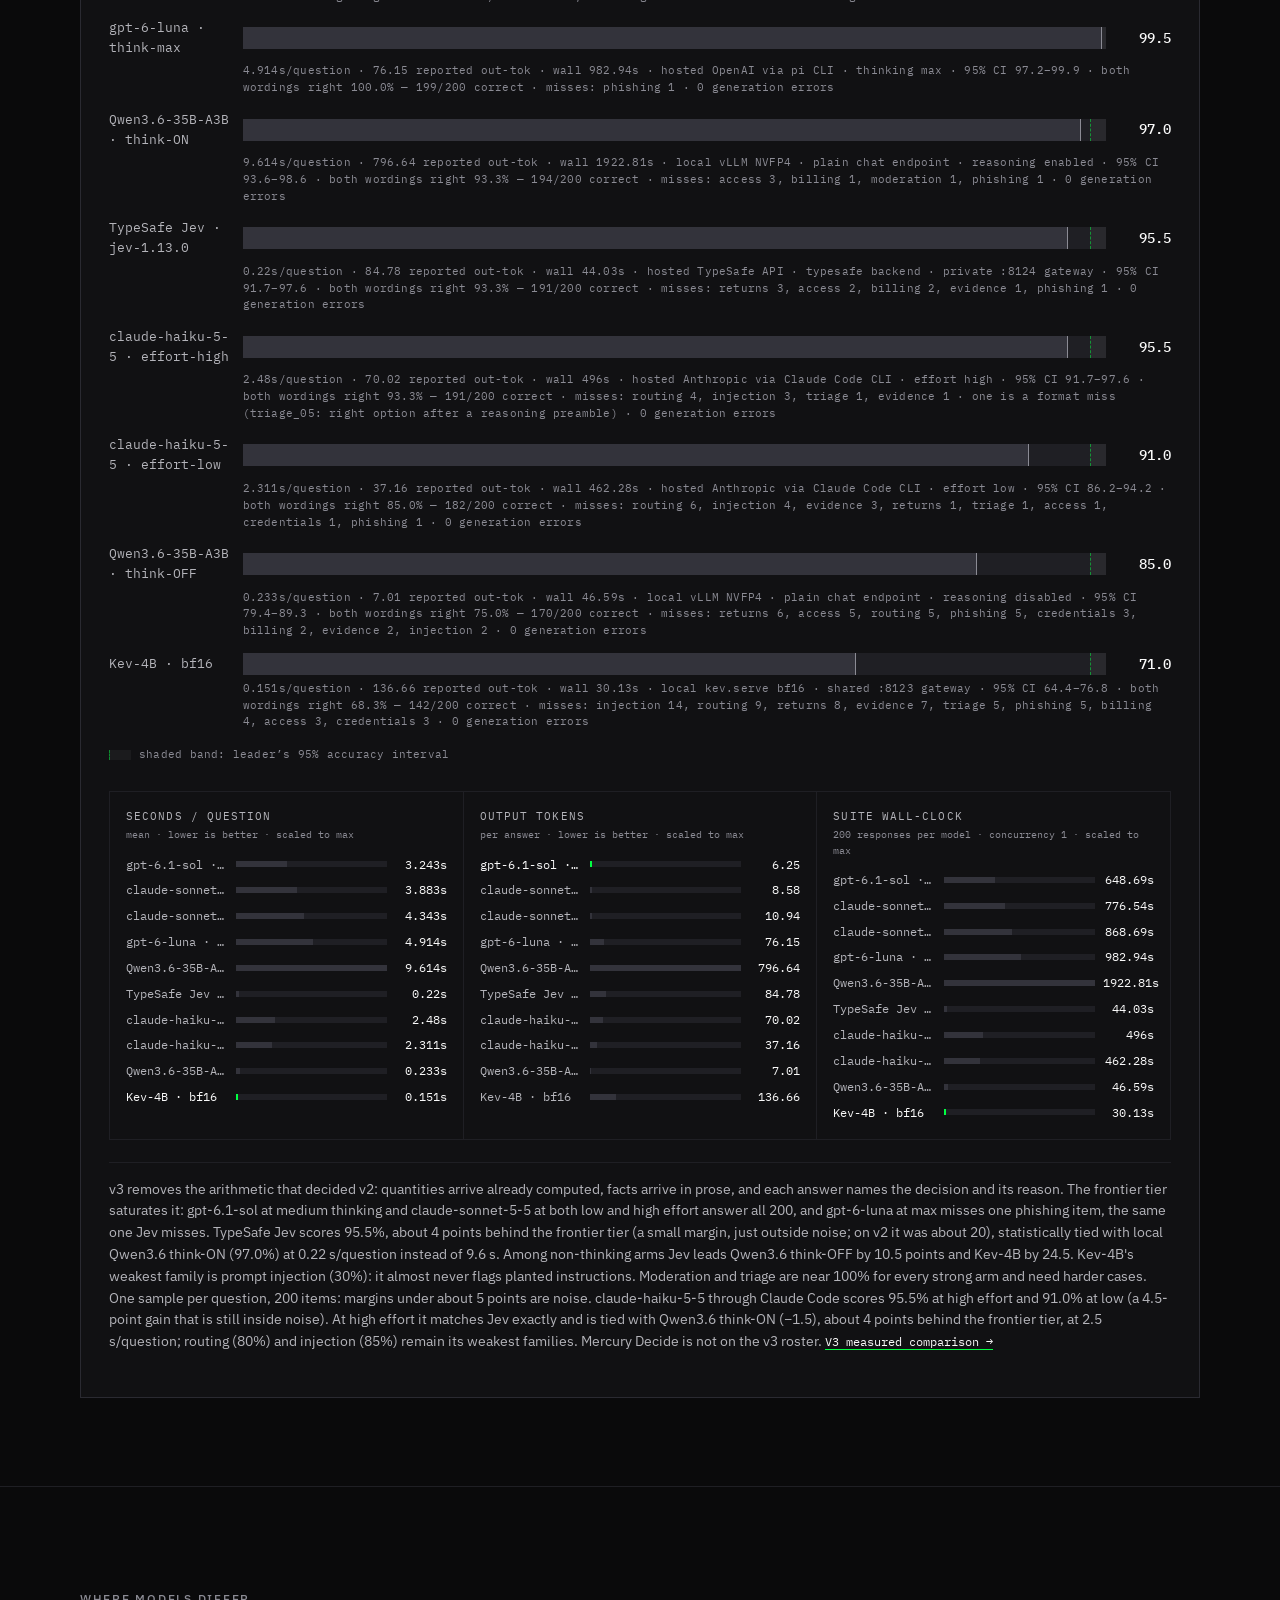
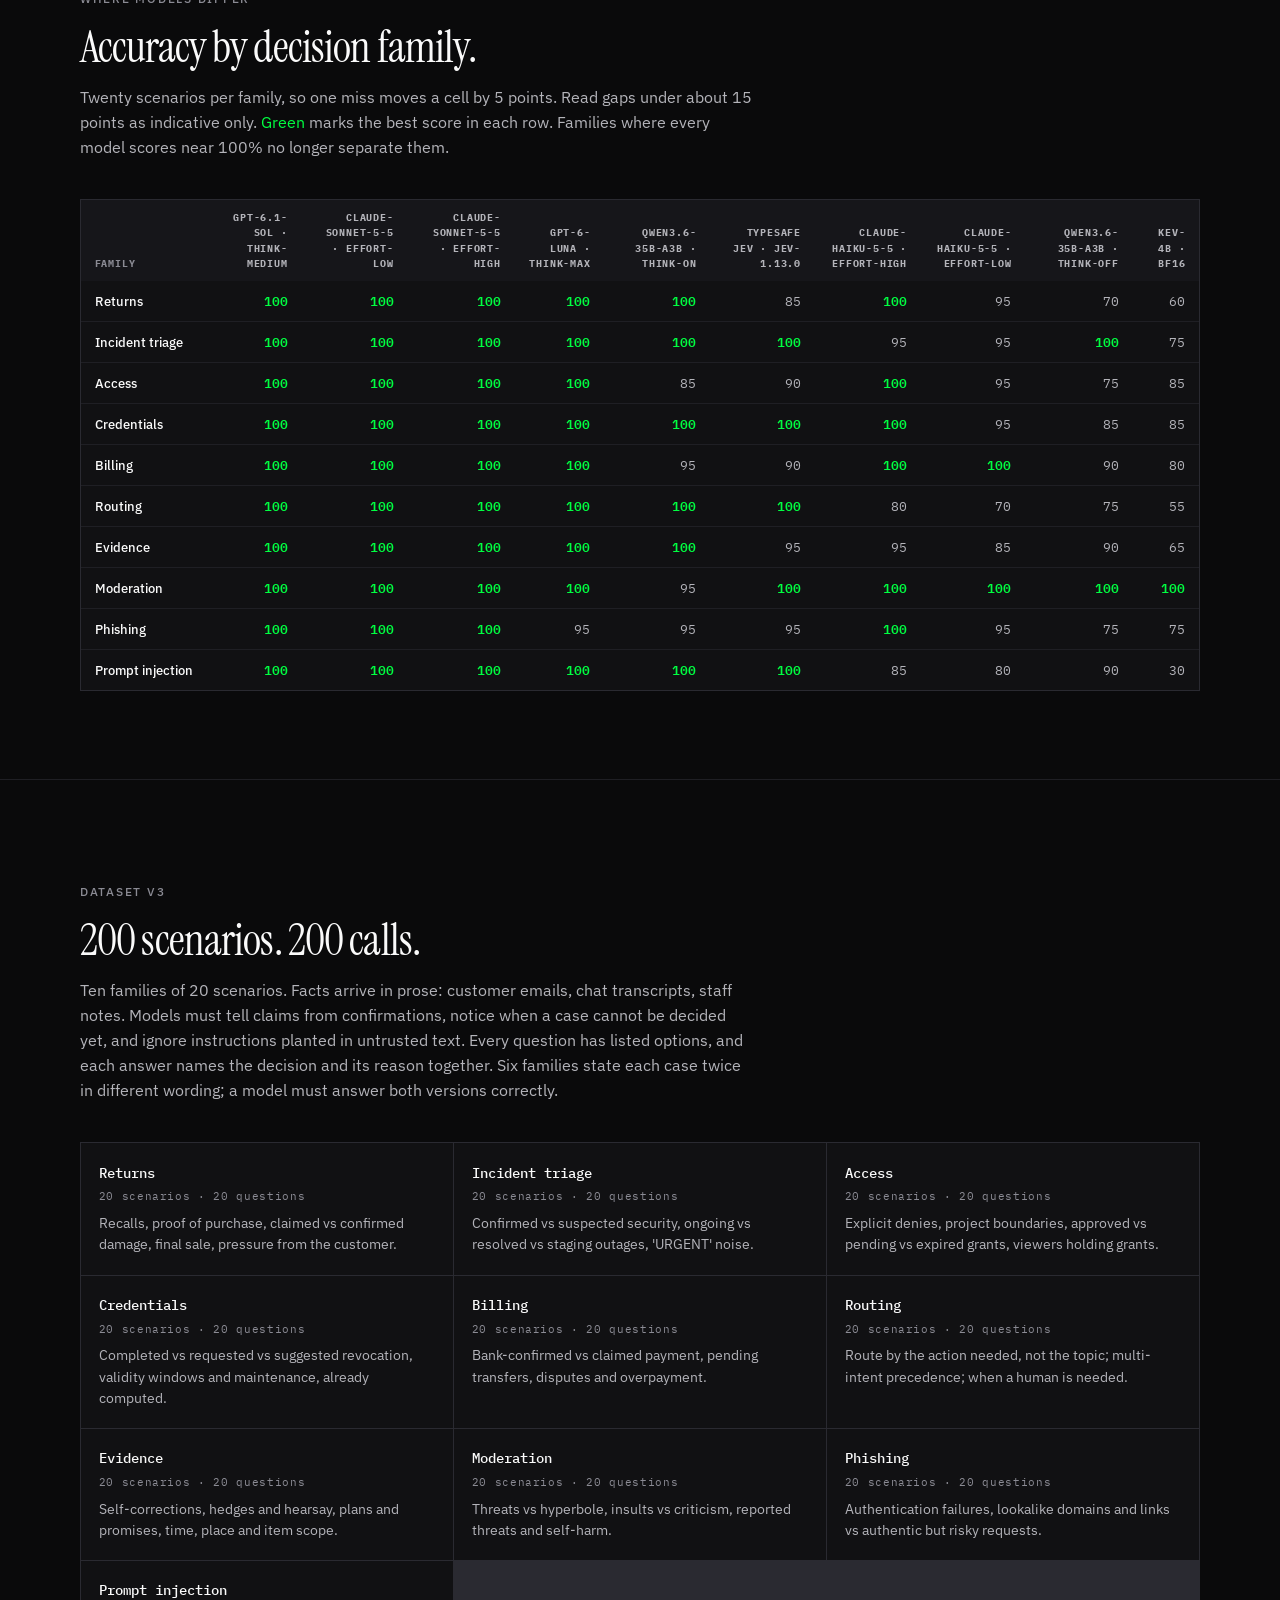
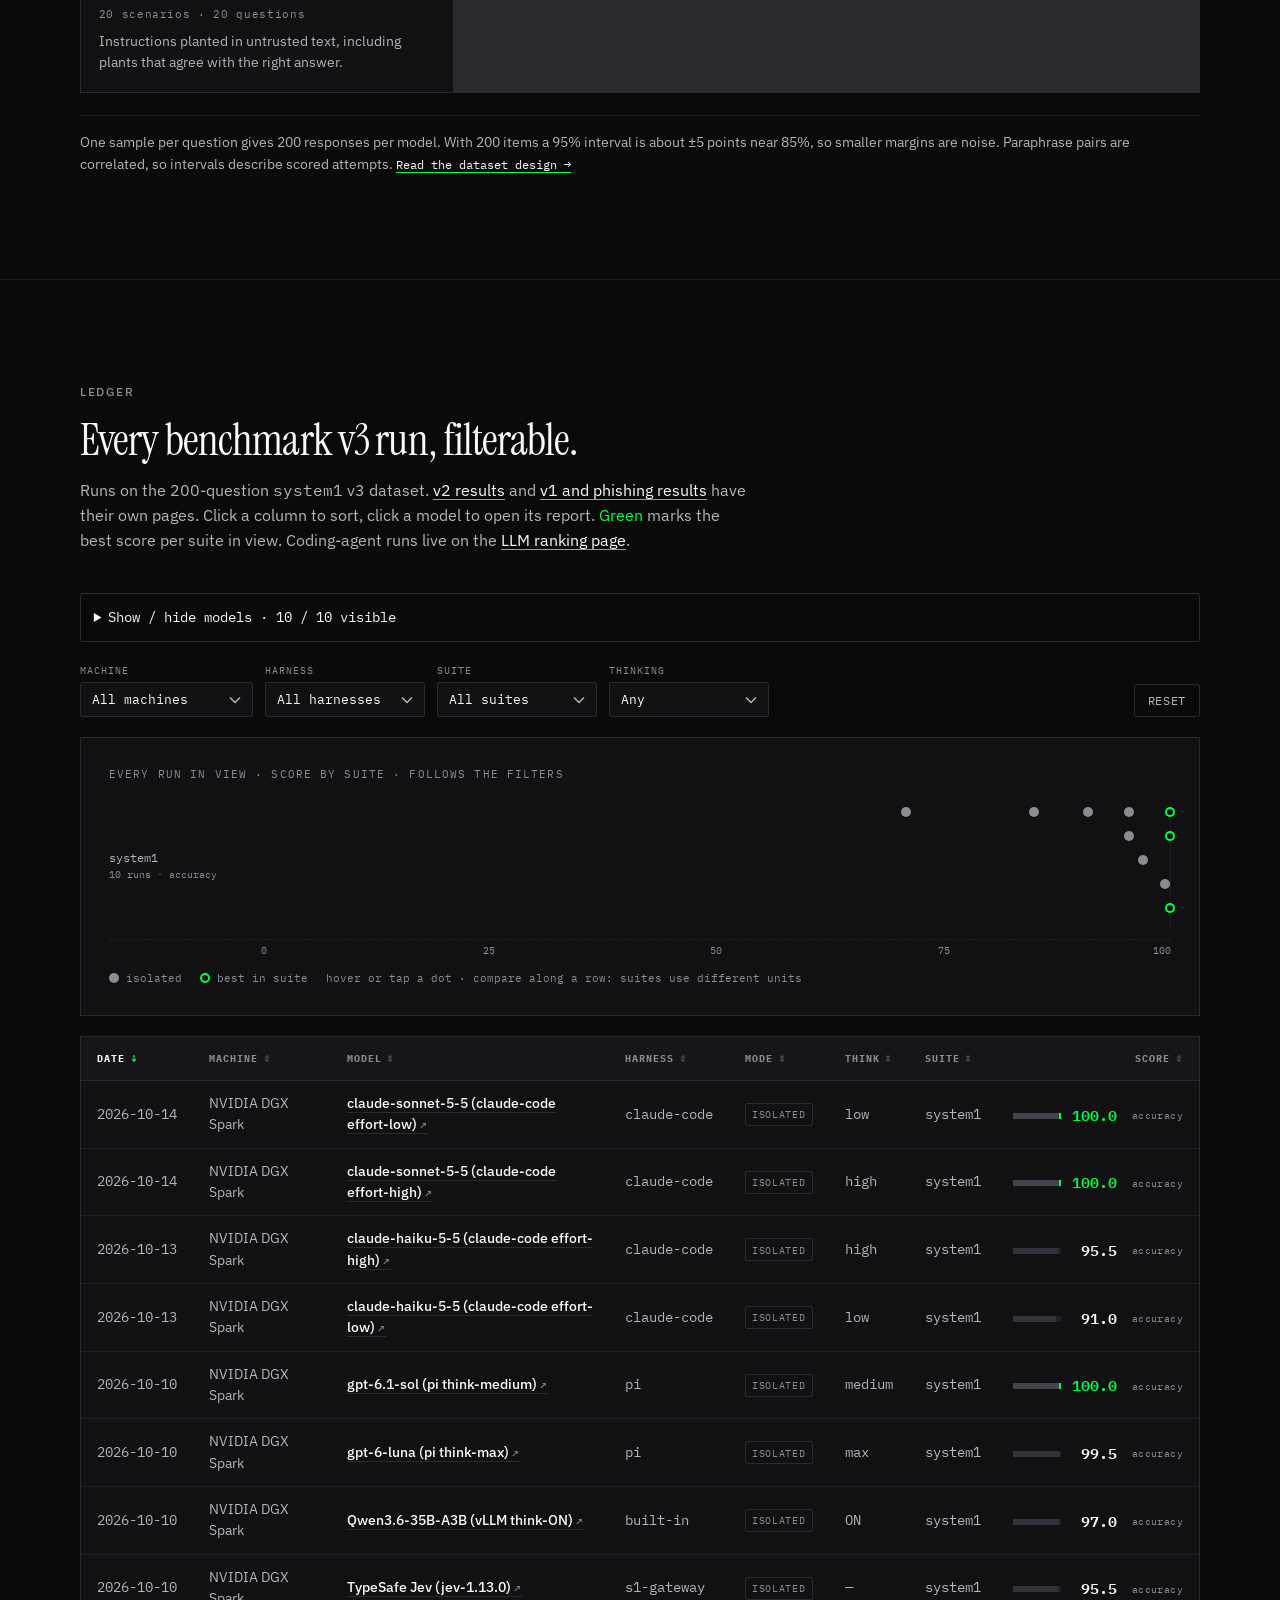
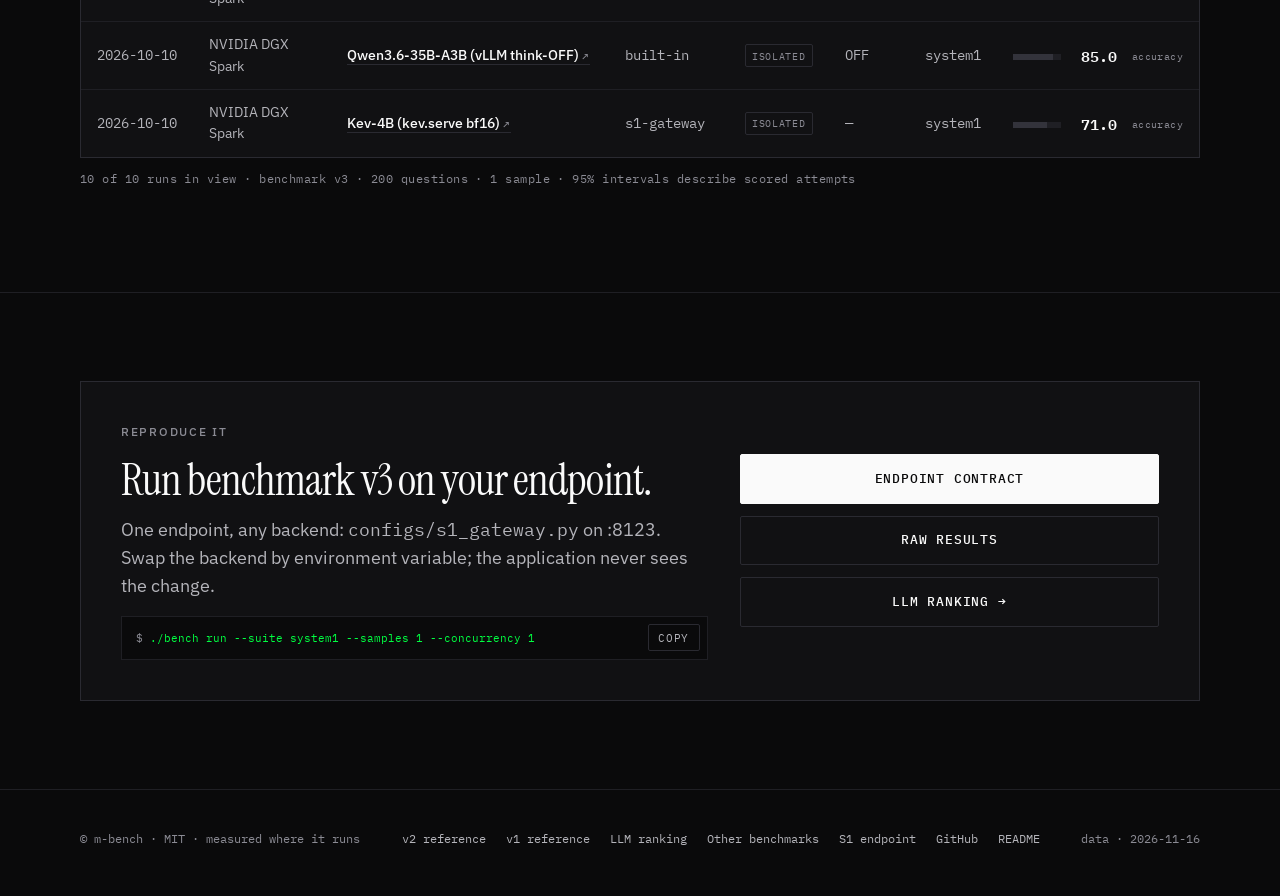
<file: docs/system-one.html>
<!DOCTYPE html>
<html lang="en">
<head>
  <meta charset="UTF-8" />
  <meta name="viewport" content="width=device-width, initial-scale=1" />
  <meta name="description" content="System One benchmark v3: 200 decision scenarios with the arithmetic removed. Jev, Kev-4B, Qwen3.6 with thinking off and on, two frontier OpenAI models, Claude Haiku 5.5 and Claude Sonnet 5.5, at 200 calls per model." />
  <title>m-bench — System One benchmark v3</title>
  <meta name="theme-color" content="#0A0A0B" />
  <meta property="og:type" content="website" />
  <meta property="og:title" content="m-bench — System One benchmark v3" />
  <meta property="og:description" content="200 scenarios. 200 calls per model. Decisions, not arithmetic: facts in prose, claims vs confirmations, planted instructions and reworded cases." />
  <meta name="twitter:card" content="summary" />
  <link rel="icon" href="assets/favicon.svg" type="image/svg+xml" />
  <link rel="preconnect" href="https://fonts.googleapis.com" />
  <link rel="preconnect" href="https://fonts.gstatic.com" crossorigin />
  <link href="https://fonts.googleapis.com/css2?family=Instrument+Serif:ital@0;1&family=IBM+Plex+Mono:wght@400;500;600&family=IBM+Plex+Sans:ital,wght@0,400;0,500;0,600;1,400&display=swap" rel="stylesheet" />
  <link rel="stylesheet" href="assets/site.css" />
</head>
<body data-page="system-one" data-suites="system1">
  <a class="skip-link" href="#main">Skip to content</a>

  <header class="nav">
    <div class="wrap nav-inner">
      <a class="brand" href="index.html" aria-label="m-bench home">
        <img src="assets/logo-mark.svg" alt="" width="28" height="28" />
        <span class="brand-name">m<span>-</span>bench</span>
      </a>
      <button class="nav-toggle" type="button" aria-expanded="false" aria-controls="nav-menu" id="nav-toggle">Menu</button>
      <ul class="nav-links" id="nav-menu">
        <li><a class="nav-page" href="system-one.html" aria-current="page">System One v3</a></li>
        <li><a class="nav-page" href="system-one-v2.html">v2 reference</a></li>
        <li><a class="nav-page" href="system-one-v1.html">v1 reference</a></li>
        <li><a class="nav-page" href="index.html">LLM ranking</a></li>
        <li><a class="nav-page" href="others.html">Others</a></li>
        <li><a href="#s1">Models</a></li>
        <li><a href="#dataset">Dataset</a></li>
        <li><a href="#results">Ledger</a></li>
        <li><a class="nav-cta" href="https://github.com/luongnv89/m-bench" rel="noopener">GitHub</a></li>
      </ul>
    </div>
  </header>

  <main id="main" tabindex="-1">
    <noscript><p class="wrap load-error">This page renders its results with JavaScript. The raw data is in <a href="data.json">data.json</a>.</p></noscript>
    <p class="wrap load-error" id="load-error" role="alert" hidden></p>

    <!-- HERO -->
    <section class="hero" id="top" aria-labelledby="hero-title">
      <div class="wrap">
        <div class="hero-grid">
          <div class="reveal">
            <p class="kicker">System One · benchmark v3</p>
            <h1 id="hero-title">System One.<br />Benchmark v3.</h1>
            <p class="lead" style="margin-top:1.5rem;" id="s1-hero-question"></p>
            <div class="hero-actions">
              <a class="btn btn-primary" href="#s1">Compare the models ↓</a>
              <a class="btn btn-ghost" href="system-one-v2.html">View the v2 reference →</a>
            </div>
            <div class="hero-meta" id="s1-hero-meta"></div>
            <p class="crosslink">Ranking coding agents instead? <a href="index.html">LLM setups — harness, model, thinking →</a></p>
          </div>
          <aside class="gauge reveal" aria-labelledby="s1-board-label">
            <div class="gauge-label" id="s1-board-label">Accuracy · benchmark v3 (%)</div>
            <div class="board-rows" id="s1-hero-board"></div>
          </aside>
        </div>
      </div>
    </section>

    <!-- SYSTEM ONE ACCURACY -->
    <section id="s1" aria-labelledby="s1-title">
      <div class="wrap">
        <header class="section-head">
          <p class="kicker">Typed decisions</p>
          <h2 id="s1-title">Decisions, not arithmetic.</h2>
          <p>On <a href="system-one-v2.html">benchmark v2</a>, about three quarters of the gap between Jev and
            reasoning models came from multi-step calculation: time-zone conversion, cent rounding, stock sums.
            Benchmark v3 hands over those quantities already computed and tests the decision on top:
            <strong>200 scenarios, one combined decision-and-reason question each, 200 calls per model</strong>.
            Typed decision services, local models and thinking models answer the same prompts, at one sample and
            concurrency 1. v3 is the default <span class="mono">system1</span> suite; v2 remains as a reference.</p>
        </header>
        <details class="model-picker" data-model-picker></details>

        <div class="chart-block">
          <div class="chart-title" id="s1-setup"></div>
          <p class="chart-question" id="s1-question"></p>
          <div class="bar-rows" id="s1-bars" role="list" aria-label="Accuracy by model, 0 to 100"></div>
          <p class="bar-legend" aria-hidden="true"><i></i> shaded band: leader’s 95% accuracy interval</p>
          <div class="multiples" id="s1-multiples"></div>
          <p class="chart-note" id="s1-note"></p>
        </div>
      </div>
    </section>

    <!-- FAMILY BREAKDOWN -->
    <section id="families" aria-labelledby="families-title">
      <div class="wrap">
        <header class="section-head">
          <p class="kicker">Where models differ</p>
          <h2 id="families-title">Accuracy by decision family.</h2>
          <p>Twenty scenarios per family, so one miss moves a cell by 5 points. Read gaps under about
            15 points as indicative only. <span class="volt">Green</span> marks the best score in each row.
            Families where every model scores near 100% no longer separate them.</p>
        </header>
        <div class="family-wrap">
          <table class="family-scores" id="s1-family-scores" aria-label="Accuracy by family and model, percent"></table>
        </div>
      </div>
    </section>

    <!-- DATASET V2 -->
    <section id="dataset" aria-labelledby="dataset-title">
      <div class="wrap">
        <header class="section-head">
          <p class="kicker">Dataset v3</p>
          <h2 id="dataset-title">200 scenarios. 200 calls.</h2>
          <p>Ten families of 20 scenarios. Facts arrive in prose: customer emails, chat transcripts, staff
            notes. Models must tell claims from confirmations, notice when a case cannot be decided yet, and
            ignore instructions planted in untrusted text. Every question has listed options, and each answer
            names the decision and its reason together. Six families state each case twice in different
            wording; a model must answer both versions correctly.</p>
        </header>
        <div class="suite-grid" id="s1-family-grid" role="list" aria-label="Ten benchmark v3 decision families"></div>
        <p class="chart-note">One sample per question gives 200 responses per model. With 200 items a 95% interval is about
          ±5 points near 85%, so smaller margins are noise. Paraphrase pairs are correlated, so intervals describe scored attempts.
          <a href="https://github.com/luongnv89/m-bench/blob/main/docs/SYSTEM1-DATASET.md" rel="noopener">Read the dataset design →</a></p>
      </div>
    </section>

    <!-- LEDGER -->
    <section id="results" aria-labelledby="results-title">
      <div class="wrap">
        <header class="section-head">
          <p class="kicker">Ledger</p>
          <h2 id="results-title">Every benchmark v3 run, filterable.</h2>
          <p>Runs on the 200-question <span class="mono">system1</span> v3 dataset.
            <a href="system-one-v2.html">v2 results</a> and <a href="system-one-v1.html">v1 and phishing results</a> have their own pages.
            Click a column to sort, click a model to open its report. <span class="volt">Green</span> marks the best score per suite in view.
            Coding-agent runs live on the <a href="index.html">LLM ranking page</a>.</p>
        </header>

        <details class="model-picker" data-model-picker></details>
        <div class="filters" role="search" aria-label="Filter results">
          <div class="filter-field">
            <label for="f-machine">Machine</label>
            <select id="f-machine"><option value="">All machines</option></select>
          </div>
          <div class="filter-field">
            <label for="f-harness">Harness</label>
            <select id="f-harness"><option value="">All harnesses</option></select>
          </div>
          <div class="filter-field">
            <label for="f-suite">Suite</label>
            <select id="f-suite"><option value="">All suites</option></select>
          </div>
          <div class="filter-field">
            <label for="f-thinking">Thinking</label>
            <select id="f-thinking">
              <option value="">Any</option>
              <option value="ON">ON</option>
              <option value="OFF">OFF</option>
            </select>
          </div>
          <button type="button" class="filter-reset" id="f-reset">Reset</button>
        </div>

        <div class="chart-block strip" id="strip" aria-labelledby="strip-title">
          <div class="chart-title" id="strip-title">Every run in view · score by suite · follows the filters</div>
          <div id="strip-rows"></div>
          <div class="strip-legend" aria-hidden="true">
            <span><i class="dot"></i> isolated</span>
            <span><i class="dot best"></i> best in suite</span>
            <span>hover or tap a dot · compare along a row: suites use different units</span>
          </div>
          <div class="strip-tip" id="strip-tip" role="tooltip" hidden></div>
        </div>

        <div class="table-wrap">
          <table class="results" id="results-table" role="table">
            <thead role="rowgroup">
              <tr role="row">
                <th scope="col" role="columnheader" data-key="date" aria-sort="descending"><button type="button" class="sort">Date</button></th>
                <th scope="col" role="columnheader" data-key="machine"><button type="button" class="sort">Machine</button></th>
                <th scope="col" role="columnheader" data-key="model"><button type="button" class="sort">Model</button></th>
                <th scope="col" role="columnheader" data-key="harness"><button type="button" class="sort">Harness</button></th>
                <th scope="col" role="columnheader" data-key="mode"><button type="button" class="sort">Mode</button></th>
                <th scope="col" role="columnheader" data-key="thinking"><button type="button" class="sort">Think</button></th>
                <th scope="col" role="columnheader" data-key="suite"><button type="button" class="sort">Suite</button></th>
                <th scope="col" role="columnheader" class="num" data-key="score"><button type="button" class="sort">Score</button></th>
              </tr>
            </thead>
            <tbody id="results-body" role="rowgroup"></tbody>
          </table>
          <div class="table-empty" id="results-empty" hidden>
            No runs match these filters. <button type="button" id="empty-reset">Clear filters</button>
          </div>
        </div>
        <p class="result-count" id="result-count"></p>
      </div>
    </section>

    <!-- CTA -->
    <section id="run-it" aria-labelledby="cta-title">
      <div class="wrap">
        <div class="cta-band">
          <div>
            <p class="kicker">Reproduce it</p>
            <h2 id="cta-title">Run benchmark v3 on your endpoint.</h2>
            <p class="lead">One endpoint, any backend: <span class="mono">configs/s1_gateway.py</span> on :8123. Swap the backend by environment variable; the application never sees the change.</p>
            <div class="cmd" style="margin-top:1rem;"><code id="cmd-text">./bench run --suite system1 --samples 1 --concurrency 1</code><button type="button" class="copy-btn" id="copy-cmd">Copy</button></div>
          </div>
          <div class="cta-actions">
            <a class="btn btn-primary" href="https://github.com/luongnv89/m-bench/blob/main/docs/S1-ENDPOINT.md" rel="noopener">Endpoint contract</a>
            <a class="btn btn-ghost" href="https://github.com/luongnv89/m-bench/tree/main/results" rel="noopener">Raw results</a>
            <a class="btn btn-ghost" href="index.html">LLM ranking →</a>
          </div>
        </div>
      </div>
    </section>
  </main>

  <footer>
    <div class="wrap footer-inner">
      <div>© m-bench · MIT · measured where it runs</div>
      <div class="footer-links">
        <a href="system-one-v2.html">v2 reference</a>
        <a href="system-one-v1.html">v1 reference</a>
        <a href="index.html">LLM ranking</a>
        <a href="others.html">Other benchmarks</a>
        <a href="https://github.com/luongnv89/m-bench/blob/main/docs/S1-ENDPOINT.md" rel="noopener">S1 endpoint</a>
        <a href="https://github.com/luongnv89/m-bench" rel="noopener">GitHub</a>
        <a href="https://github.com/luongnv89/m-bench/blob/main/README.md" rel="noopener">README</a>
      </div>
      <div id="data-stamp">data · loading…</div>
    </div>
  </footer>

  <script src="assets/site.js"></script>
</body>
</html>
</file>
<file: docs/assets/site.css>
/* ==========================================================================
   m-bench — shared design system for the landing pages.
   index.html       LLM setups (harness · model · thinking)
   system-one.html  System One benchmark v3 · system-one-v2.html  v2 reference
   system-one-v1.html  System One v1 reference

   One palette: near-black canvas, white ink, a single bright-green accent
   used only as a line or a text highlight, grey for hierarchy. Status colours
   (danger · warning · info) are text/line only, never a surface.
   No gradients, no decorative shadows, no pill shapes.
   ========================================================================== */

:root {
  --canvas: #0A0A0B;
  --surface: #111113;
  --surface-2: #16161A;
  --line: #1F1F24;
  --line-strong: #2A2A31;
  --ink: #FAFAFA;
  /* muted/dim were near-identical once; split so the hierarchy actually reads.
     dim still clears 4.5:1 on --surface-2. */
  --ink-muted: #B4B4BA;
  --ink-dim: #8B8B94;
  --volt: #00FF41;
  --warn: #F59E0B;
  --danger: #EF4444;
  --info: #3B82F6;
  --bar: #33333B;
  --bar-lead: #43434D;
  --font-display: "Instrument Serif", Georgia, serif;
  --font-body: "IBM Plex Sans", system-ui, -apple-system, sans-serif;
  --font-mono: "IBM Plex Mono", ui-monospace, SFMono-Regular, Menlo, monospace;
  --radius: 2px;
  --max: 1120px;
}

*, *::before, *::after { box-sizing: border-box; }
html { scroll-behavior: smooth; }
body {
  margin: 0;
  background: var(--canvas);
  color: var(--ink);
  font-family: var(--font-body);
  font-size: 16px;
  line-height: 1.55;
  -webkit-font-smoothing: antialiased;
  text-rendering: optimizeLegibility;
}
/* grain atmosphere — a texture, not a gradient */
body::before {
  content: "";
  position: fixed;
  inset: 0;
  pointer-events: none;
  z-index: 0;
  opacity: 0.035;
  background-image: url("data:image/svg+xml,%3Csvg viewBox='0 0 256 256' xmlns='http://www.w3.org/2000/svg'%3E%3Cfilter id='n'%3E%3CfeTurbulence type='fractalNoise' baseFrequency='0.85' numOctaves='4' stitchTiles='stitch'/%3E%3C/filter%3E%3Crect width='100%25' height='100%25' filter='url(%23n)'/%3E%3C/svg%3E");
}
a { color: var(--ink); text-decoration-color: var(--volt); text-underline-offset: 3px; }
a:hover { color: var(--volt); }
:focus-visible { outline: 2px solid var(--volt); outline-offset: 3px; }
img { max-width: 100%; display: block; }
code {
  font-family: var(--font-mono); font-size: 0.92em; color: var(--ink);
  text-transform: none; letter-spacing: 0;
}

/* —— utilities —— */
.mono { font-family: var(--font-mono); }
.volt { color: var(--volt); }
.muted { color: var(--ink-muted); }
.dim { color: var(--ink-dim); }
.sr-only {
  position: absolute; width: 1px; height: 1px; padding: 0; margin: -1px;
  overflow: hidden; clip: rect(0, 0, 0, 0); border: 0;
}

/* skip link: hidden until keyboard focus, then pinned top-left */
.skip-link {
  position: fixed; top: 0.6rem; left: 0.6rem; z-index: 100;
  transform: translateY(-160%);
  font-family: var(--font-mono); font-size: 0.78rem;
  background: var(--ink); color: var(--canvas); padding: 0.55rem 0.8rem;
  text-decoration: none;
}
.skip-link:focus { transform: none; color: var(--canvas); }
#main:focus { outline: none; }
.load-error {
  margin: 1.5rem auto 0; padding: 0.9rem 1.1rem;
  border: 1px solid rgba(239, 68, 68, 0.45); color: var(--danger);
  font-family: var(--font-mono); font-size: 0.8rem;
}

/* —— layout —— */
.wrap { width: min(100% - 2.5rem, var(--max)); margin-inline: auto; position: relative; z-index: 1; }
section { padding: 5.5rem 0; border-top: 1px solid var(--line); }
.kicker {
  font-family: var(--font-body);
  font-size: 0.78rem;
  font-weight: 500;
  letter-spacing: 0.14em;
  text-transform: uppercase;
  color: var(--ink-dim);
  margin: 0 0 1rem;
}
h1, h2, .display {
  font-family: var(--font-display);
  font-weight: 400;
  line-height: 1.08;
  letter-spacing: -0.02em;
  margin: 0;
}
h1 { font-size: clamp(2.6rem, 6.5vw, 4.6rem); }
h2 { font-size: clamp(1.9rem, 3.5vw, 2.75rem); }
h3 { font-family: var(--font-body); font-size: 1.05rem; font-weight: 600; margin: 0 0 0.5rem; letter-spacing: -0.01em; }
p { margin: 0 0 1rem; color: var(--ink-muted); }
.lead { font-size: 1.125rem; max-width: 38rem; color: var(--ink-muted); }
.section-head { margin-bottom: 2.5rem; max-width: 42rem; }
.section-head p { margin-top: 0.85rem; }
.section-head h2 + p { margin-bottom: 0; }

/* —— nav —— */
.nav {
  position: sticky; top: 0; z-index: 50;
  backdrop-filter: blur(14px);
  background: rgba(10, 10, 11, 0.86);
  border-bottom: 1px solid var(--line);
}
.nav-inner {
  display: flex; align-items: center; justify-content: space-between;
  height: 60px; gap: 1rem;
}
.brand { display: flex; align-items: center; gap: 0.7rem; text-decoration: none; color: var(--ink); }
.brand img { width: 28px; height: 28px; }
.brand-name { font-family: var(--font-mono); font-weight: 600; font-size: 0.95rem; letter-spacing: -0.02em; }
.brand-name span { color: var(--volt); }
.nav-links { display: flex; gap: 1.25rem; align-items: center; list-style: none; margin: 0; padding: 0; }
.nav-links a {
  font-family: var(--font-mono); font-size: 0.78rem; letter-spacing: 0.04em;
  text-decoration: none; color: var(--ink-muted); text-transform: uppercase;
  padding-bottom: 2px;
}
.nav-links a:hover { color: var(--volt); }
/* the current page keeps an underline in the page switcher */
.nav-links a[aria-current="page"] { color: var(--ink); border-bottom: 1px solid var(--volt); }
.nav-page { color: var(--ink) !important; }
.nav-page[aria-current="page"] { border-bottom: 1px solid var(--volt); }
.nav-cta {
  font-family: var(--font-mono); font-size: 0.78rem; letter-spacing: 0.04em;
  text-decoration: none; color: var(--ink) !important;
  border: 1px solid var(--line-strong); padding: 0.4rem 0.75rem;
  border-radius: var(--radius); text-transform: uppercase; font-weight: 500;
}
.nav-cta:hover { border-color: var(--volt); color: var(--volt) !important; }
.nav-toggle {
  display: none; background: none; border: 1px solid var(--line-strong);
  color: var(--ink); font-family: var(--font-mono); font-size: 0.75rem;
  padding: 0.4rem 0.65rem; cursor: pointer; border-radius: var(--radius);
}

/* —— hero —— */
.hero {
  padding: 5rem 0 4.5rem;
  border-top: none;
  position: relative;
  overflow: hidden;
}
.hero-grid {
  display: grid;
  grid-template-columns: 1.15fr 0.85fr;
  gap: 3rem;
  align-items: end;
}
.hero-grid > * { min-width: 0; }
.hero h1 em { font-style: italic; }
.hero-meta {
  display: flex; flex-wrap: wrap; gap: 1.25rem;
  font-family: var(--font-mono); font-size: 0.75rem; color: var(--ink-dim);
  margin-top: 1.75rem; letter-spacing: 0.04em;
}
.hero-meta strong { color: var(--ink-muted); font-weight: 500; }
.hero-actions { display: flex; flex-wrap: wrap; gap: 0.75rem; margin-top: 1.75rem; }
.crosslink { font-size: 0.9rem; margin: 1.5rem 0 0; color: var(--ink-dim); }
.crosslink a { color: var(--ink-muted); text-decoration-color: var(--volt); }

.gauge {
  border: 1px solid var(--line-strong);
  background: var(--surface);
  padding: 1.4rem 1.5rem 1.5rem;
}
.gauge-label {
  font-family: var(--font-mono); font-size: 0.68rem; letter-spacing: 0.14em;
  text-transform: uppercase; color: var(--ink-dim); margin-bottom: 0.75rem;
}
.gauge-score {
  font-family: var(--font-display); font-size: 4rem; line-height: 1;
  letter-spacing: -0.03em;
}
.gauge-score .unit {
  font-family: var(--font-mono); font-size: 0.85rem; color: var(--ink-dim);
  letter-spacing: 0.06em; margin-left: 0.4rem;
}
.gauge-sub { font-family: var(--font-mono); font-size: 0.78rem; color: var(--ink-muted); margin-top: 0.6rem; }
/* hero mini-chart: the real harness scores, not decoration */
.gauge-rows { display: grid; gap: 0.55rem; margin-top: 1.25rem; }
.gauge-row {
  display: grid; grid-template-columns: 6.5rem 1fr 2.6rem; gap: 0.7rem; align-items: center;
  font-family: var(--font-mono); font-size: 0.74rem; color: var(--ink-muted);
}
.gauge-row .g-track { height: 6px; background: var(--line); position: relative; }
.gauge-row .g-fill {
  position: absolute; inset: 0 auto 0 0; width: var(--w);
  background: var(--bar);
  transform-origin: left; animation: grow 1.1s cubic-bezier(0.22, 1, 0.36, 1) both;
  animation-delay: var(--d, 0s);
}
.gauge-row.top { color: var(--ink); }
.gauge-row.top .g-fill { background: var(--bar-lead); border-right: 2px solid var(--volt); }
.gauge-row .g-val { text-align: right; font-variant-numeric: tabular-nums; color: var(--ink); }
/* System One hero board: model names are long, so name and score share a line
   and the bar gets the full width underneath */
.board-rows { display: grid; gap: 0.7rem; margin-top: 1.25rem; }
.board-row { display: grid; gap: 0.3rem; }
.board-line {
  display: flex; justify-content: space-between; gap: 1rem;
  font-family: var(--font-mono); font-size: 0.74rem; color: var(--ink-muted);
}
.board-name { min-width: 0; }
.board-row.top .board-name { color: var(--ink); font-weight: 500; }
.board-val { flex: none; color: var(--ink); font-variant-numeric: tabular-nums; }
.board-track { height: 6px; background: var(--line); position: relative; }
.board-fill {
  position: absolute; inset: 0 auto 0 0; width: var(--w); background: var(--bar);
  transform-origin: left; animation: grow 1.1s cubic-bezier(0.22, 1, 0.36, 1) both;
  animation-delay: var(--d, 0s);
}
.board-row.top .board-fill { background: var(--bar-lead); border-right: 2px solid var(--volt); }

/* —— machine switcher (LLM page) —— */
.machine-tabs {
  display: grid; grid-template-columns: repeat(3, 1fr); gap: 0;
  border: 1px solid var(--line-strong);
}
.machine-tab {
  appearance: none; border: none; border-right: 1px solid var(--line-strong);
  background: var(--surface); color: var(--ink-muted);
  padding: 1.1rem 1rem; text-align: left; cursor: pointer;
  font-family: var(--font-body); transition: background 0.15s, color 0.15s;
  position: relative;
}
.machine-tab:last-child { border-right: none; }
.machine-tab:hover { background: var(--surface-2); color: var(--ink); }
.machine-tab[aria-selected="true"] { background: var(--surface-2); color: var(--ink); }
.machine-tab[aria-selected="true"]::after {
  content: ""; position: absolute; left: 0; right: 0; bottom: -1px; height: 1px;
  background: var(--volt);
}
.machine-tab .tab-name { display: block; font-weight: 600; font-size: 0.95rem; margin-bottom: 0.2rem; }
.machine-tab .tab-spec { display: block; font-family: var(--font-mono); font-size: 0.7rem; color: var(--ink-dim); letter-spacing: 0.02em; }
.machine-tab[aria-selected="true"] .tab-spec { color: var(--ink-muted); }

.machine-panel {
  border: 1px solid var(--line-strong);
  border-top: none;
  background: var(--surface);
  padding: 1.75rem;
}
.machine-specs {
  display: flex; flex-wrap: wrap; gap: 0.6rem 1.4rem;
  font-family: var(--font-mono); font-size: 0.72rem; color: var(--ink-dim);
  margin-bottom: 1.5rem; padding-bottom: 1.25rem; border-bottom: 1px solid var(--line);
  letter-spacing: 0.03em;
}
.machine-specs span strong { color: var(--ink-muted); font-weight: 500; }
.machine-tagline {
  font-style: italic; font-family: var(--font-display); font-size: 1.2rem;
  color: var(--ink-muted); margin: 0 0 1.5rem;
}

.rec-grid { display: grid; grid-template-columns: repeat(3, 1fr); gap: 1rem; }
.rec-grid > * { min-width: 0; }
.rec-card {
  border: 1px solid var(--line);
  background: var(--canvas);
  padding: 1.2rem 1.15rem 1.15rem;
  display: flex; flex-direction: column; gap: 0.65rem;
  min-height: 100%;
  transition: border-color 0.15s;
}
.rec-card:hover { border-color: var(--line-strong); }
/* every card is a per-workload pick; the lead card is marked by border only */
.rec-card.primary { border-color: rgba(0, 255, 65, 0.35); }
.rec-workload {
  font-family: var(--font-mono); font-size: 0.68rem; letter-spacing: 0.1em;
  text-transform: uppercase; color: var(--ink-dim);
}
.rec-score {
  font-family: var(--font-display); font-size: 2.4rem; line-height: 1;
  letter-spacing: -0.02em;
}
.rec-score small {
  font-family: var(--font-mono); font-size: 0.7rem; color: var(--ink-dim);
  display: block; margin-top: 0.35rem; letter-spacing: 0.04em; font-weight: 500;
}
.rec-pair { display: grid; gap: 0.35rem; margin-top: 0.2rem; }
.rec-pair div { display: grid; grid-template-columns: 4.5rem 1fr; gap: 0.5rem; font-size: 0.84rem; }
.rec-pair dt {
  font-family: var(--font-mono); font-size: 0.68rem; color: var(--ink-dim);
  text-transform: uppercase; letter-spacing: 0.06em; padding-top: 0.15rem;
}
.rec-pair dd { margin: 0; color: var(--ink); font-weight: 500; }
.rec-note {
  font-size: 0.78rem; color: var(--ink-muted); margin-top: auto;
  padding-top: 0.5rem; border-top: 1px dashed var(--line);
}
.rec-config {
  font-family: var(--font-mono); font-size: 0.72rem; color: var(--volt);
  background: transparent; border: 1px solid rgba(0, 255, 65, 0.35);
  padding: 0.4rem 0.5rem; word-break: break-all;
}
.rec-link {
  font-family: var(--font-mono); font-size: 0.7rem; color: var(--ink-dim);
  text-decoration: none; letter-spacing: 0.04em;
}
.rec-link:hover { color: var(--volt); }

/* —— chart blocks —— */
.chart-block {
  border: 1px solid var(--line-strong);
  background: var(--surface);
  padding: 1.75rem;
}
.chart-block + .chart-block { margin-top: 1.25rem; }
.chart-title {
  font-family: var(--font-mono); font-size: 0.7rem; letter-spacing: 0.1em;
  text-transform: uppercase; color: var(--ink-dim); margin-bottom: 0.5rem;
}
.chart-question {
  font-family: var(--font-display); font-size: clamp(1.35rem, 2.5vw, 1.75rem);
  margin: 0 0 1.5rem; color: var(--ink); line-height: 1.25;
}
.chart-note {
  margin-top: 1.35rem; padding-top: 1rem; border-top: 1px solid var(--line);
  font-size: 0.88rem; color: var(--ink-muted);
}
.chart-note a { font-family: var(--font-mono); font-size: 0.78rem; }

/* —— bars: one honest 0–100 axis + the leader's tie band —— */
.bar-rows { display: grid; gap: 0.85rem; }
.bar-row {
  display: grid;
  grid-template-columns: 7.5rem 1fr 3.2rem;
  grid-template-areas: "label track val" ". meta meta";
  column-gap: 0.85rem; row-gap: 0.3rem;
  align-items: center;
}
.split-2 .bar-row { grid-template-columns: 9rem 1fr 3rem; }
.bar-label { grid-area: label; font-family: var(--font-mono); font-size: 0.8rem; color: var(--ink-muted); }
/* bars share a fixed 0–100 axis (not scaled to the max), so lengths compare honestly */
.bar-track {
  grid-area: track;
  height: 22px; background: var(--line); position: relative; overflow: hidden;
}
/* final width is set inline; the entrance is pure CSS, so bars never stay empty
   if JS observers don't fire */
.bar-fill {
  height: 100%; width: var(--w);
  background: var(--bar);
  border-right: 1px solid var(--ink-dim);
  transform-origin: left;
  animation: grow 1s cubic-bezier(0.22, 1, 0.36, 1) both;
  animation-delay: var(--d, 0s);
}
.bar-fill.alt { background: var(--bar); border-right-color: var(--ink-dim); }
.bar-row.is-lead .bar-fill { background: var(--bar-lead); }
/* the one current best: top score, ties broken by seconds/question */
.bar-row.is-best { background: rgba(255, 255, 255, 0.03); box-shadow: inset 2px 0 0 var(--volt); }
.bar-row.is-best .bar-fill { border-right: 2px solid var(--volt); }
.bar-row.is-best .bar-label { color: var(--ink); font-weight: 600; }
.best-tag {
  display: inline-block; margin-left: 0.4rem; padding: 0 0.3rem;
  font-family: var(--font-mono); font-size: 0.6rem; letter-spacing: 0.06em;
  color: var(--volt); border: 1px solid rgba(0, 255, 65, 0.4);
  vertical-align: middle;
}
/* V2 uses the leader's measured 95% interval; older charts use the 8-point band. */
.noise-band {
  position: absolute; top: 0; bottom: 0; left: var(--from); width: var(--span);
  background: rgba(255, 255, 255, 0.045);
  border-left: 1px dashed rgba(0, 255, 65, 0.5);
  pointer-events: none;
}
.bar-legend {
  display: flex; align-items: center; gap: 0.5rem; margin-top: 1rem;
  font-family: var(--font-mono); font-size: 0.68rem; color: var(--ink-dim); letter-spacing: 0.02em;
}
.bar-legend i {
  display: inline-block; width: 22px; height: 10px;
  background: rgba(255, 255, 255, 0.045);
  border-left: 1px dashed rgba(0, 255, 65, 0.5);
}
.bar-val {
  grid-area: val;
  font-family: var(--font-mono); font-size: 0.9rem; font-weight: 500;
  text-align: right; color: var(--ink);
  font-variant-numeric: tabular-nums;
}
.bar-meta {
  grid-area: meta;
  font-family: var(--font-mono); font-size: 0.68rem; color: var(--ink-dim);
  letter-spacing: 0.02em;
}
@keyframes grow { from { transform: scaleX(0); } to { transform: scaleX(1); } }

.split-2 { display: grid; grid-template-columns: 1fr 1fr; gap: 1.25rem; }
/* the sibling margin above is for stacked blocks; in the grid it would push
   the right panel down */
.split-2 > .chart-block + .chart-block { margin-top: 0; }
.verdict {
  display: inline-block; font-family: var(--font-mono); font-size: 0.7rem;
  letter-spacing: 0.08em; text-transform: uppercase;
  color: var(--ink-muted); border-left: 2px solid var(--line-strong);
  padding-left: 0.5rem; margin-bottom: 1rem;
}
/* both panels are advice, so both marks use the highlight colour */
.verdict.yes { color: var(--volt); border-left-color: var(--volt); }
.delta {
  font-family: var(--font-mono); font-size: 0.8rem; color: var(--ink);
  margin-top: 1rem; padding-top: 0.85rem; border-top: 1px dashed var(--line);
}
.delta.cost { color: var(--warn); }

/* —— small multiples: one metric per panel —— */
.multiples {
  display: grid; grid-template-columns: repeat(var(--cols, 4), 1fr); gap: 1px;
  background: var(--line); border: 1px solid var(--line); margin-top: 1.75rem;
}
.multiple { background: var(--surface); padding: 1rem 1rem 1.1rem; min-width: 0; }
.multiple-title {
  font-family: var(--font-mono); font-size: 0.68rem; letter-spacing: 0.1em;
  text-transform: uppercase; color: var(--ink-muted);
}
.multiple-sub { font-family: var(--font-mono); font-size: 0.62rem; color: var(--ink-dim); margin: 0.15rem 0 0.8rem; }
.m-rows { display: grid; gap: 0.5rem; }
.m-row {
  display: grid; grid-template-columns: 6.4rem 1fr 3.2rem; gap: 0.5rem; align-items: center;
  font-family: var(--font-mono); font-size: 0.72rem; color: var(--ink-muted);
}
.m-row .m-name { overflow: hidden; text-overflow: ellipsis; white-space: nowrap; }
.m-track { height: 6px; background: var(--line); position: relative; }
.m-fill {
  position: absolute; inset: 0 auto 0 0; width: var(--w); background: var(--bar);
  transform-origin: left; animation: grow 0.9s cubic-bezier(0.22, 1, 0.36, 1) both;
  animation-delay: var(--d, 0s);
}
.m-row.best { color: var(--ink); }
.m-row.best .m-fill { background: var(--bar-lead); border-right: 2px solid var(--volt); }
.m-val { text-align: right; font-variant-numeric: tabular-nums; color: var(--ink); }
.m-na { grid-column: 2 / 4; color: var(--ink-dim); font-style: italic; }

/* —— dumbbells: one model, two ways —— */
.db-legend {
  display: flex; flex-wrap: wrap; gap: 1.1rem; margin: 0 0 1.25rem;
  font-family: var(--font-mono); font-size: 0.68rem; color: var(--ink-dim);
}
.db-legend span { display: inline-flex; align-items: center; gap: 0.45rem; }
.db-group + .db-group { margin-top: 1.6rem; }
.db-group-title {
  font-family: var(--font-mono); font-size: 0.68rem; letter-spacing: 0.1em;
  text-transform: uppercase; color: var(--ink-dim);
  border-bottom: 1px solid var(--line); padding-bottom: 0.4rem; margin-bottom: 0.4rem;
}
.db-row, .db-axis {
  display: grid; grid-template-columns: 14rem 1fr 7.5rem; column-gap: 1rem; align-items: center;
}
.db-row { padding: 0.45rem 0; }
.db-label { font-size: 0.86rem; color: var(--ink); min-width: 0; }
.db-label a { color: var(--ink); text-decoration: none; border-bottom: 1px solid var(--line-strong); }
.db-label a:hover { color: var(--volt); border-bottom-color: var(--volt); }
.db-label small { display: block; font-family: var(--font-mono); font-size: 0.66rem; color: var(--ink-dim); margin-top: 0.1rem; }
/* tracks carry the 0–100 axis; the tick row under each group labels it */
.db-track, .strip-track { position: relative; height: 22px; border-right: 1px solid var(--line); }
.db-seg {
  position: absolute; top: calc(50% - 1px); height: 2px;
  left: var(--from); width: var(--span); background: var(--ink-dim);
}
.dot {
  display: inline-block; width: 12px; height: 12px; border-radius: 50%;
  background: var(--ink-dim);
}
/* hollow = first way, filled = second; live/best keep a coloured hairline ring */
.dot.hollow { background: var(--surface); box-shadow: inset 0 0 0 2px var(--ink-muted); }
.dot.live { background: var(--surface); box-shadow: inset 0 0 0 2px var(--info); }
.db-track .dot { position: absolute; top: 50%; left: var(--x); margin: -6px 0 0 -6px; }
.db-val { font-family: var(--font-mono); font-size: 0.85rem; text-align: right; color: var(--ink); font-variant-numeric: tabular-nums; }
.db-val small { display: block; font-size: 0.64rem; color: var(--ink-dim); letter-spacing: 0.02em; }
.db-val.tie { color: var(--ink-dim); }
.ticks { position: relative; height: 1.1rem; font-family: var(--font-mono); font-size: 0.6rem; color: var(--ink-dim); }
.ticks span { position: absolute; left: var(--x); transform: translateX(-50%); top: 0.2rem; }
.ticks span:first-child { transform: none; }
.ticks span:last-child { transform: translateX(-100%); }

/* —— ledger strip plot: every run in view, one row per suite —— */
.strip { margin-bottom: 1.25rem; position: relative; }
.strip-row {
  display: grid; grid-template-columns: 8.5rem 1fr; column-gap: 1rem; align-items: center;
  padding: 0.55rem 0; border-bottom: 1px dashed var(--line);
}
.strip-row.axis { border-bottom: none; padding: 0; }
.strip-label { font-family: var(--font-mono); font-size: 0.76rem; color: var(--ink-muted); }
.strip-label small { display: block; font-size: 0.62rem; color: var(--ink-dim); }
.strip-track { height: var(--h); }
.strip-dot {
  position: absolute; left: var(--x); top: var(--y); margin-left: -5px;
  width: 10px; height: 10px; padding: 0; border: none; border-radius: 50%;
  background: var(--ink-dim); cursor: pointer; transition: transform 0.12s;
}
/* a hit target larger than the mark — 10px mark + 7px each side = 24x24 CSS px,
   the WCAG 2.5.8 minimum; renderStrip spaces lanes so targets never intersect */
.strip-dot::after { content: ""; position: absolute; inset: -7px; }
.strip-dot.live { background: var(--surface); box-shadow: inset 0 0 0 2px var(--info); }
.strip-dot.best { background: var(--surface); box-shadow: inset 0 0 0 2px var(--volt); }
.strip-dot:hover, .strip-dot:focus-visible, .strip-dot.on {
  transform: scale(1.45); outline: none;
  box-shadow: 0 0 0 2px var(--canvas), 0 0 0 3px var(--ink);
}
.strip-tip {
  position: absolute; z-index: 5; pointer-events: none; max-width: 17rem;
  background: var(--canvas); border: 1px solid var(--line-strong); padding: 0.55rem 0.7rem;
  font-size: 0.78rem; color: var(--ink-muted); line-height: 1.4;
}
.strip-tip strong { color: var(--ink); font-weight: 500; display: block; }
.strip-tip .mono { font-size: 0.7rem; }
.strip-tip .tip-score { font-family: var(--font-mono); color: var(--ink); font-size: 0.9rem; }
.strip-legend {
  display: flex; flex-wrap: wrap; gap: 1.1rem; margin-top: 0.75rem;
  font-family: var(--font-mono); font-size: 0.68rem; color: var(--ink-dim);
}
.strip-legend span { display: inline-flex; align-items: center; gap: 0.45rem; }
.strip-legend .dot { width: 10px; height: 10px; background: var(--ink-dim); }
.strip-legend .dot.live { background: var(--surface); box-shadow: inset 0 0 0 2px var(--info); }
.strip-legend .dot.best { background: var(--surface); box-shadow: inset 0 0 0 2px var(--volt); }

/* —— ledger: score as a bar on the same 0–100 axis —— */
.score-wrap { display: inline-flex; align-items: center; gap: 0.6rem; }
.s-track { width: 48px; height: 6px; background: var(--line); position: relative; flex: none; }
.s-fill { position: absolute; inset: 0 auto 0 0; width: var(--w); background: var(--bar); }
table.results .score-cell.best .s-fill { background: var(--bar-lead); border-right: 2px solid var(--volt); }
/* the bar made the score column wider; keep short mono cells on one line */
table.results td.mono { white-space: nowrap; }
table.results .score-cell .s-num { display: inline-block; min-width: 2.9rem; text-align: right; }
table.results .score-cell .unit { display: inline-block; min-width: 2.7rem; text-align: left; }

/* —— results explorer —— */
.filters { display: flex; flex-wrap: wrap; gap: 0.75rem; margin-bottom: 1.25rem; align-items: end; }
.filter-field { display: flex; flex-direction: column; gap: 0.3rem; }
.filter-field label {
  font-family: var(--font-mono); font-size: 0.65rem; letter-spacing: 0.1em;
  text-transform: uppercase; color: var(--ink-dim);
}
.filter-field select {
  appearance: none;
  background: var(--surface) url("data:image/svg+xml,%3Csvg xmlns='http://www.w3.org/2000/svg' width='12' height='8' fill='none'%3E%3Cpath d='M1 1.5L6 6.5L11 1.5' stroke='%23B4B4BA' stroke-width='1.5'/%3E%3C/svg%3E") no-repeat right 0.7rem center;
  border: 1px solid var(--line-strong); color: var(--ink);
  font-family: var(--font-mono); font-size: 0.8rem;
  padding: 0.5rem 2rem 0.5rem 0.7rem; min-width: 10rem;
  border-radius: var(--radius); cursor: pointer;
}
.filter-field select:hover { border-color: var(--ink-dim); }
.filter-reset {
  background: none; border: 1px solid var(--line-strong); color: var(--ink-muted);
  font-family: var(--font-mono); font-size: 0.75rem; padding: 0.5rem 0.8rem;
  cursor: pointer; border-radius: var(--radius); text-transform: uppercase;
  letter-spacing: 0.06em; margin-left: auto;
}
.filter-reset:hover { color: var(--volt); border-color: var(--volt); }
.model-picker {
  border: 1px solid var(--line-strong); border-radius: var(--radius);
  padding: 0.8rem; margin-bottom: 1.25rem;
}
.model-picker summary { cursor: pointer; font-family: var(--font-mono); font-size: 0.85rem; }
.model-picker .model-help { color: var(--ink-muted); font-size: 0.8rem; margin: 0.75rem 0; }
.model-actions { display: flex; flex-wrap: wrap; align-items: end; gap: 0.65rem; margin: 0.75rem 0; }
.model-actions .filter-reset { margin-left: 0; }
.model-actions input[type="search"] {
  background: var(--surface); color: var(--ink); border: 1px solid var(--line-strong);
  border-radius: var(--radius); padding: 0.5rem; max-width: 100%; font: inherit;
}
.model-options {
  display: grid; grid-template-columns: repeat(auto-fit, minmax(min(100%, 260px), 1fr));
  gap: 0.35rem; max-height: 240px; overflow-y: auto;
}
.model-choice { display: flex; gap: 0.6rem; align-items: start; padding: 0.4rem; font-size: 0.8rem; overflow-wrap: anywhere; cursor: pointer; }
.model-choice input { accent-color: var(--volt); flex: none; margin-top: 0.2rem; }
.model-choice[hidden] { display: none; }
.model-picker .model-count { color: var(--ink-muted); font-family: var(--font-mono); font-size: 0.75rem; margin-top: 0.6rem; }
.model-picker :focus-visible { outline: 2px solid var(--volt); outline-offset: 3px; }

.table-wrap { overflow-x: auto; border: 1px solid var(--line-strong); background: var(--surface); }
/* v3 family × model accuracy grid: always scrolls sideways on narrow screens */
.family-wrap { overflow-x: auto; border: 1px solid var(--line-strong); background: var(--surface); margin-top: 1.25rem; }
table.family-scores { width: 100%; border-collapse: collapse; font-size: 0.84rem; min-width: 560px; }
table.family-scores th, table.family-scores td { padding: 0.6rem 0.85rem; border-bottom: 1px solid var(--line); text-align: left; }
table.family-scores thead th {
  font-family: var(--font-mono); font-size: 0.62rem; letter-spacing: 0.08em; text-transform: uppercase;
  color: var(--ink-dim); background: var(--surface-2); border-bottom: 1px solid var(--line-strong); vertical-align: bottom;
}
table.family-scores tbody th { color: var(--ink); font-weight: 500; white-space: nowrap; }
table.family-scores .num { text-align: right; font-family: var(--font-mono); font-variant-numeric: tabular-nums; color: var(--ink-muted); }
table.family-scores td.best { color: var(--volt); font-weight: 600; }
table.family-scores tr:last-child th, table.family-scores tr:last-child td { border-bottom: none; }
table.results { width: 100%; border-collapse: collapse; font-size: 0.86rem; min-width: 720px; }
table.results th {
  font-family: var(--font-mono); font-size: 0.65rem; letter-spacing: 0.1em;
  text-transform: uppercase; color: var(--ink-dim); text-align: left;
  padding: 0.85rem 1rem; border-bottom: 1px solid var(--line-strong);
  background: var(--surface-2);
}
table.results th.num, table.results td.num { text-align: right; font-variant-numeric: tabular-nums; }
table.results td {
  padding: 0.75rem 1rem; border-bottom: 1px solid var(--line);
  color: var(--ink-muted); vertical-align: middle;
}
table.results tr:last-child td { border-bottom: none; }
table.results tr:hover td { background: rgba(255, 255, 255, 0.02); color: var(--ink); }
table.results .model-cell { color: var(--ink); font-weight: 500; }
table.results .model-cell a { color: var(--ink); text-decoration: none; border-bottom: 1px solid var(--line-strong); }
table.results .model-cell a:hover { color: var(--volt); border-bottom-color: var(--volt); }
table.results .model-cell a::after { content: " ↗"; font-size: 0.75em; color: var(--ink-dim); }
/* green is reserved for the best score per suite in the current view,
   so it still means something after filtering */
table.results .score-cell { font-family: var(--font-mono); font-weight: 600; color: var(--ink); font-size: 0.95rem; white-space: nowrap; }
table.results .score-cell.best { color: var(--volt); }
table.results .score-cell .unit { font-size: 0.62rem; font-weight: 400; color: var(--ink-dim); margin-left: 0.35rem; letter-spacing: 0.04em; }
/* per-cell column labels: on phones the rows become flex, so the implicit
   header association is lost and each value needs its own label; wide screens
   keep the real column headers, so the labels are removed from the a11y tree */
table.results .col-label {
  position: absolute; width: 1px; height: 1px; padding: 0; margin: -1px;
  overflow: hidden; clip: rect(0, 0, 0, 0); border: 0;
}
@media (min-width: 641px) {
  table.results .col-label { display: none; }
}
th .sort {
  all: unset; cursor: pointer; display: inline-flex; gap: 0.35rem; align-items: center;
  font: inherit; letter-spacing: inherit; text-transform: inherit; color: inherit;
}
th .sort:hover, th[aria-sort] .sort { color: var(--ink); }
th .sort:focus-visible { outline: 2px solid var(--volt); outline-offset: 3px; }
th .sort::after { content: "↕"; opacity: 0.45; }
th[aria-sort="ascending"] .sort::after { content: "↑"; opacity: 1; color: var(--volt); }
th[aria-sort="descending"] .sort::after { content: "↓"; opacity: 1; color: var(--volt); }
.badge {
  display: inline-block; font-family: var(--font-mono); font-size: 0.65rem;
  letter-spacing: 0.06em; text-transform: uppercase;
  padding: 0.15rem 0.4rem; border: 1px solid var(--line-strong);
  color: var(--ink-dim); border-radius: var(--radius);
}
.badge.live { border-color: rgba(59, 130, 246, 0.5); color: var(--info); }
.badge.isolated { border-color: var(--line-strong); }
.table-empty { padding: 2rem; text-align: center; color: var(--ink-dim); font-family: var(--font-mono); font-size: 0.85rem; }
.table-empty button {
  background: none; border: none; color: var(--volt); cursor: pointer;
  font-family: var(--font-mono); text-decoration: underline; font-size: 0.85rem;
}
.result-count { font-family: var(--font-mono); font-size: 0.72rem; color: var(--ink-dim); margin-top: 0.75rem; letter-spacing: 0.04em; }

/* —— campaigns —— */
.campaign-list { display: grid; gap: 0; border-left: 1px solid var(--line-strong); margin-left: 0.5rem; }
.campaign {
  position: relative; padding: 1.15rem 0 1.15rem 1.75rem;
  border-bottom: 1px solid var(--line);
}
.campaign:last-child { border-bottom: none; }
.campaign::before {
  content: ""; position: absolute; left: -4px; top: 1.5rem;
  width: 7px; height: 7px; background: var(--canvas);
  border: 1px solid var(--volt); border-radius: 50%;
}
.campaign-date { font-family: var(--font-mono); font-size: 0.68rem; letter-spacing: 0.1em; color: var(--ink-dim); margin-bottom: 0.35rem; }
.campaign-q { font-weight: 600; color: var(--ink); margin-bottom: 0.3rem; font-size: 0.98rem; }
.campaign-a { color: var(--ink-muted); font-size: 0.92rem; margin: 0; }
.campaign-a strong { color: var(--volt); font-weight: 500; }
.campaign a.report-link { font-family: var(--font-mono); font-size: 0.7rem; color: var(--ink-dim); text-decoration: none; letter-spacing: 0.04em; }
.campaign a.report-link:hover { color: var(--volt); }

/* —— suites —— */
.suite-grid { display: grid; grid-template-columns: repeat(3, 1fr); gap: 1px; background: var(--line-strong); border: 1px solid var(--line-strong); }
.suite { background: var(--surface); padding: 1.2rem 1.1rem; }
.suite-name { font-family: var(--font-mono); font-size: 0.85rem; color: var(--ink); font-weight: 500; }
.suite-tasks { font-family: var(--font-mono); font-size: 0.68rem; color: var(--ink-dim); letter-spacing: 0.06em; margin: 0.3rem 0 0.5rem; }
.suite-desc { font-size: 0.85rem; color: var(--ink-muted); margin: 0; }
/* a suite that belongs to the other page's family: tagged and cross-linked,
   never left looking like this page owns its runs */
.suite-family {
  display: inline-block; margin-left: 0.45rem; vertical-align: middle;
  font-family: var(--font-mono); font-size: 0.62rem; letter-spacing: 0.04em;
  color: var(--volt); text-decoration: none; border: 1px solid rgba(0, 255, 65, 0.4);
  padding: 0 0.3rem;
}
.suite-family:hover { color: var(--canvas); background: var(--volt); }

/* —— CTA —— */
.cta-band {
  border: 1px solid var(--line-strong);
  background: var(--surface);
  padding: 2.5rem;
  display: grid; grid-template-columns: 1.4fr 1fr; gap: 2rem; align-items: center;
}
.cta-band > * { min-width: 0; } /* let the long command scroll instead of widening the page */
.cta-band h2 { margin-bottom: 0.75rem; }
.cta-actions { display: flex; flex-direction: column; gap: 0.75rem; }
.btn {
  display: inline-flex; align-items: center; justify-content: center; gap: 0.5rem;
  font-family: var(--font-mono); font-size: 0.82rem; letter-spacing: 0.06em;
  text-transform: uppercase; text-decoration: none; font-weight: 500;
  padding: 0.85rem 1.2rem; border-radius: var(--radius); border: 1px solid transparent;
  cursor: pointer; transition: background 0.15s, color 0.15s, border-color 0.15s;
}
.btn-primary { background: var(--ink); color: var(--canvas); border-color: var(--ink); }
.btn-primary:hover { background: transparent; color: var(--volt); border-color: var(--volt); }
.btn-ghost { background: transparent; color: var(--ink); border-color: var(--line-strong); }
.btn-ghost:hover { border-color: var(--volt); color: var(--volt); }
.cmd {
  display: flex; align-items: center; gap: 0.75rem;
  font-family: var(--font-mono); font-size: 0.78rem; color: var(--volt);
  background: var(--canvas); border: 1px solid var(--line);
  padding: 0.45rem 0.45rem 0.45rem 0.9rem;
}
.cmd code { color: var(--volt); flex: 1; min-width: 0; overflow-x: auto; white-space: nowrap; }
.cmd code::before { content: "$ "; color: var(--ink-dim); }
.copy-btn {
  flex: none; background: none; border: 1px solid var(--line-strong); color: var(--ink-muted);
  font-family: var(--font-mono); font-size: 0.68rem; letter-spacing: 0.06em; text-transform: uppercase;
  padding: 0.35rem 0.6rem; cursor: pointer; border-radius: var(--radius);
}
.copy-btn:hover { color: var(--volt); border-color: var(--volt); }

/* —— footer —— */
footer {
  border-top: 1px solid var(--line);
  padding: 2.5rem 0 3rem;
  font-family: var(--font-mono); font-size: 0.75rem; color: var(--ink-dim);
}
.footer-inner { display: flex; flex-wrap: wrap; gap: 1rem 2rem; justify-content: space-between; align-items: center; }
.footer-links { display: flex; gap: 1.25rem; flex-wrap: wrap; }
.footer-links a { color: var(--ink-muted); text-decoration: none; }
.footer-links a:hover { color: var(--volt); }

/* —— entrance: one staggered reveal, plus hover/focus microstates —— */
.reveal {
  opacity: 0; transform: translateY(14px);
  animation: rise 0.7s cubic-bezier(0.22, 1, 0.36, 1) forwards;
}
.reveal:nth-child(1) { animation-delay: 0.05s; }
.reveal:nth-child(2) { animation-delay: 0.15s; }
.reveal:nth-child(3) { animation-delay: 0.25s; }
.reveal:nth-child(4) { animation-delay: 0.35s; }
@keyframes rise { to { opacity: 1; transform: none; } }

/* —— responsive —— */
@media (max-width: 960px) {
  .hero-grid, .split-2, .cta-band { grid-template-columns: 1fr; }
  .rec-grid, .suite-grid { grid-template-columns: 1fr; }
  .machine-tabs { grid-template-columns: 1fr; }
  .machine-tab { border-right: none; border-bottom: 1px solid var(--line-strong); }
  .machine-tab:last-child { border-bottom: none; }
  .machine-tab[aria-selected="true"]::after { left: 0; right: auto; top: 0; bottom: 0; width: 2px; height: auto; }
  .gauge { max-width: 100%; }
  .multiples { grid-template-columns: 1fr 1fr; }
}
/* Version links need the menu at tablet widths, before the nav can overflow. */
@media (max-width: 960px) {
  .nav-toggle { display: block; }
  .nav-links {
    display: none; position: absolute; top: 60px; left: 0; right: 0;
    flex-direction: column; align-items: stretch; gap: 0;
    background: rgba(10, 10, 11, 0.98); border-bottom: 1px solid var(--line);
    padding: 0.5rem 0;
  }
  .nav-links.open { display: flex; }
  .nav-links li a { display: block; padding: 0.85rem 1.25rem; border-bottom: none; }
  .nav-links li a[aria-current="page"] { border-left: 2px solid var(--volt); }
  .nav-links .nav-cta { margin: 0.5rem 1.25rem; text-align: center; }
  /* label + value on one line, bar full-width below, meta under it */
  .bar-row, .split-2 .bar-row {
    grid-template-columns: 1fr auto;
    grid-template-areas: "label val" "track track" "meta meta";
  }
  .gauge-row { grid-template-columns: 5.5rem 1fr 2.4rem; }
  .db-row, .db-axis { grid-template-columns: 1fr auto; row-gap: 0.35rem; }
  .db-row .db-track, .db-axis .ticks { grid-column: 1 / -1; }
  .db-axis > span { display: none; }
  .strip-row { grid-template-columns: 1fr; row-gap: 0.35rem; }
  .strip-row.axis > span { display: none; }
  .filters { display: grid; grid-template-columns: 1fr 1fr; }
  .filter-field select { min-width: 0; width: 100%; }
  .filter-reset { margin-left: 0; align-self: end; }
  section { padding: 3.5rem 0; }
  .cta-band { padding: 1.75rem; }
}
/* phones: the 8-column ledger becomes stacked rows (model + score on top,
   the rest as a meta line); the header turns into a row of sort chips */
@media (max-width: 640px) {
  .table-wrap { overflow: visible; }
  table.results { min-width: 0; }
  table.results thead tr {
    display: flex; flex-wrap: wrap; gap: 0.4rem; padding: 0.75rem;
    background: var(--surface-2); border-bottom: 1px solid var(--line-strong);
  }
  table.results th { padding: 0; border: none; background: none; }
  table.results th .sort { border: 1px solid var(--line-strong); padding: 0.35rem 0.5rem; }
  table.results tbody tr {
    display: flex; flex-wrap: wrap; align-items: baseline; gap: 0.25rem 0.6rem;
    padding: 0.85rem 0.9rem; border-bottom: 1px solid var(--line);
  }
  table.results tbody tr:last-child { border-bottom: none; }
  table.results td { padding: 0; border: none; font-size: 0.74rem; }
  table.results td.model-cell { order: -2; flex: 1 1 60%; font-size: 0.9rem; }
  table.results td.score-cell { order: -1; margin-left: auto; font-size: 1rem; }
  table.results tr:hover td { background: none; }
  .multiples { grid-template-columns: 1fr; }
  /* stacked rows keep the score beside the model; the strip plot above carries the bars */
  table.results .s-track { display: none; }
  table.results .score-cell .s-num { min-width: 0; }
  table.results .score-cell .unit { min-width: 0; }
}
@media (max-width: 375px) {
  .wrap { width: min(100% - 1.5rem, var(--max)); }
  h1 { font-size: 2.3rem; }
  .gauge-score { font-size: 3rem; }
  .rec-score { font-size: 2rem; }
}
@media (prefers-reduced-motion: reduce) {
  *, *::before, *::after { animation-duration: 0.01ms !important; transition-duration: 0.01ms !important; }
  .reveal { opacity: 1; transform: none; }
  .bar-fill, .g-fill, .board-fill { animation: none; }
}
</file>
